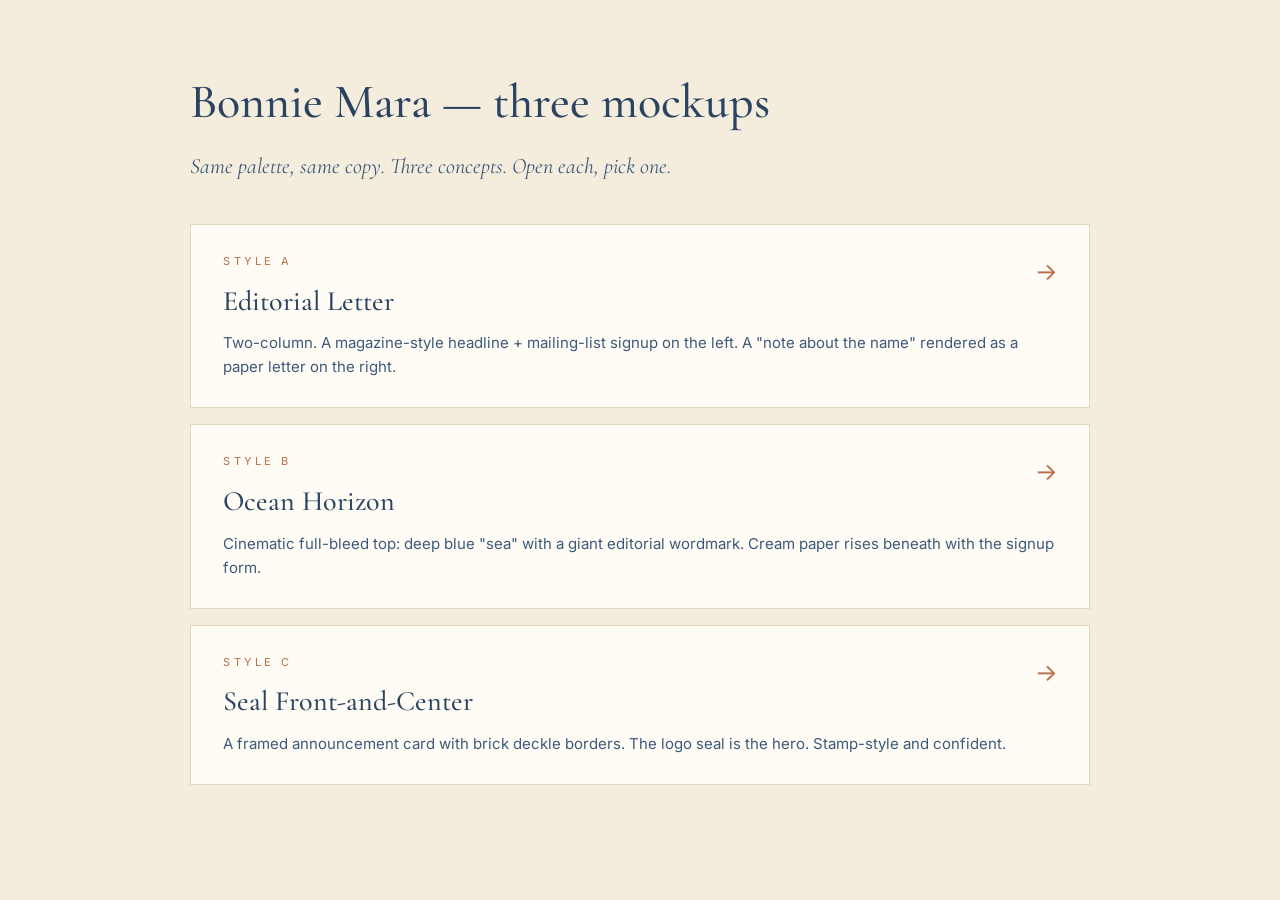
<file: mockups/index.html>
<!DOCTYPE html>
<html lang="en">
<head>
  <meta charset="UTF-8" />
  <meta name="viewport" content="width=device-width, initial-scale=1.0" />
  <title>Bonnie Mara — Mockup picker</title>
  <link href="https://fonts.googleapis.com/css2?family=Cormorant+Garamond:ital,wght@0,500;1,400&family=Inter:wght@400;500;600&display=swap" rel="stylesheet" />
  <style>
    :root {
      --ink: #3D5A7A; --ink-deep: #2A4360; --sea: #A3BBD2;
      --cream: #F4ECDC; --brick: #B86E4A;
    }
    * { box-sizing: border-box; }
    body { margin: 0; font-family: 'Inter', sans-serif; background: var(--cream); color: var(--ink-deep); padding: 64px 32px; line-height: 1.6; }
    .wrap { max-width: 900px; margin: 0 auto; }
    h1 { font-family: 'Cormorant Garamond', serif; font-weight: 500; font-size: 48px; margin: 0 0 8px; }
    .lede { color: var(--ink); margin: 0 0 40px; font-style: italic; font-family: 'Cormorant Garamond', serif; font-size: 22px; }
    .card { display: block; padding: 28px 32px; background: #FFFCF5; border: 1px solid #E0D5BD; margin-bottom: 16px; text-decoration: none; color: inherit; transition: all 0.2s ease; }
    .card:hover { border-color: var(--brick); transform: translateX(4px); }
    .card .label { font-size: 11px; letter-spacing: 0.32em; text-transform: uppercase; color: var(--brick); margin: 0 0 8px; }
    .card .title { font-family: 'Cormorant Garamond', serif; font-size: 28px; font-weight: 500; margin: 0 0 8px; color: var(--ink-deep); }
    .card .desc { margin: 0; color: var(--ink); font-size: 15px; }
    .card .arrow { float: right; font-size: 24px; color: var(--brick); }
  </style>
</head>
<body>
  <div class="wrap">
    <h1>Bonnie Mara — three mockups</h1>
    <p class="lede">Same palette, same copy. Three concepts. Open each, pick one.</p>

    <a class="card" href="style-a-editorial-letter.html">
      <span class="arrow">→</span>
      <p class="label">Style A</p>
      <p class="title">Editorial Letter</p>
      <p class="desc">Two-column. A magazine-style headline + mailing-list signup on the left. A "note about the name" rendered as a paper letter on the right.</p>
    </a>

    <a class="card" href="style-b-ocean-horizon.html">
      <span class="arrow">→</span>
      <p class="label">Style B</p>
      <p class="title">Ocean Horizon</p>
      <p class="desc">Cinematic full-bleed top: deep blue "sea" with a giant editorial wordmark. Cream paper rises beneath with the signup form.</p>
    </a>

    <a class="card" href="style-c-seal-front.html">
      <span class="arrow">→</span>
      <p class="label">Style C</p>
      <p class="title">Seal Front-and-Center</p>
      <p class="desc">A framed announcement card with brick deckle borders. The logo seal is the hero. Stamp-style and confident.</p>
    </a>
  </div>
</body>
</html>
</file>
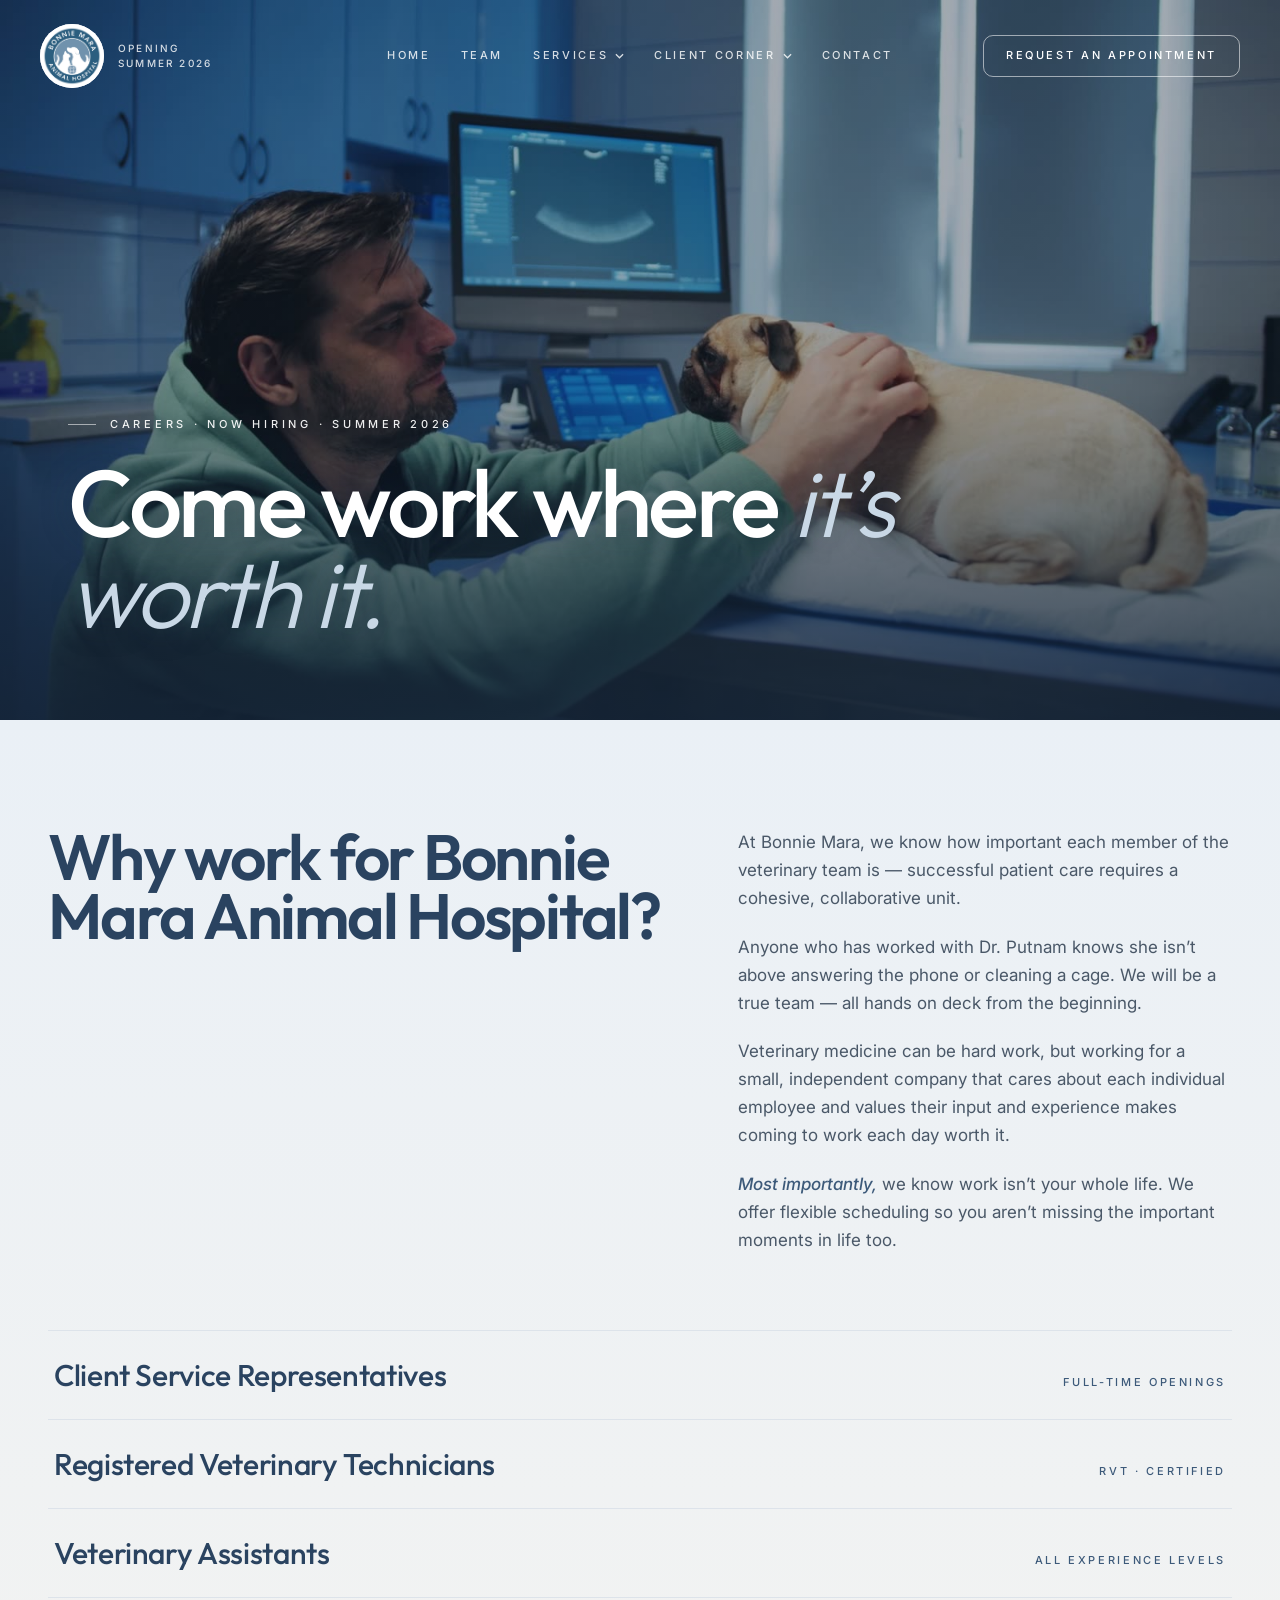
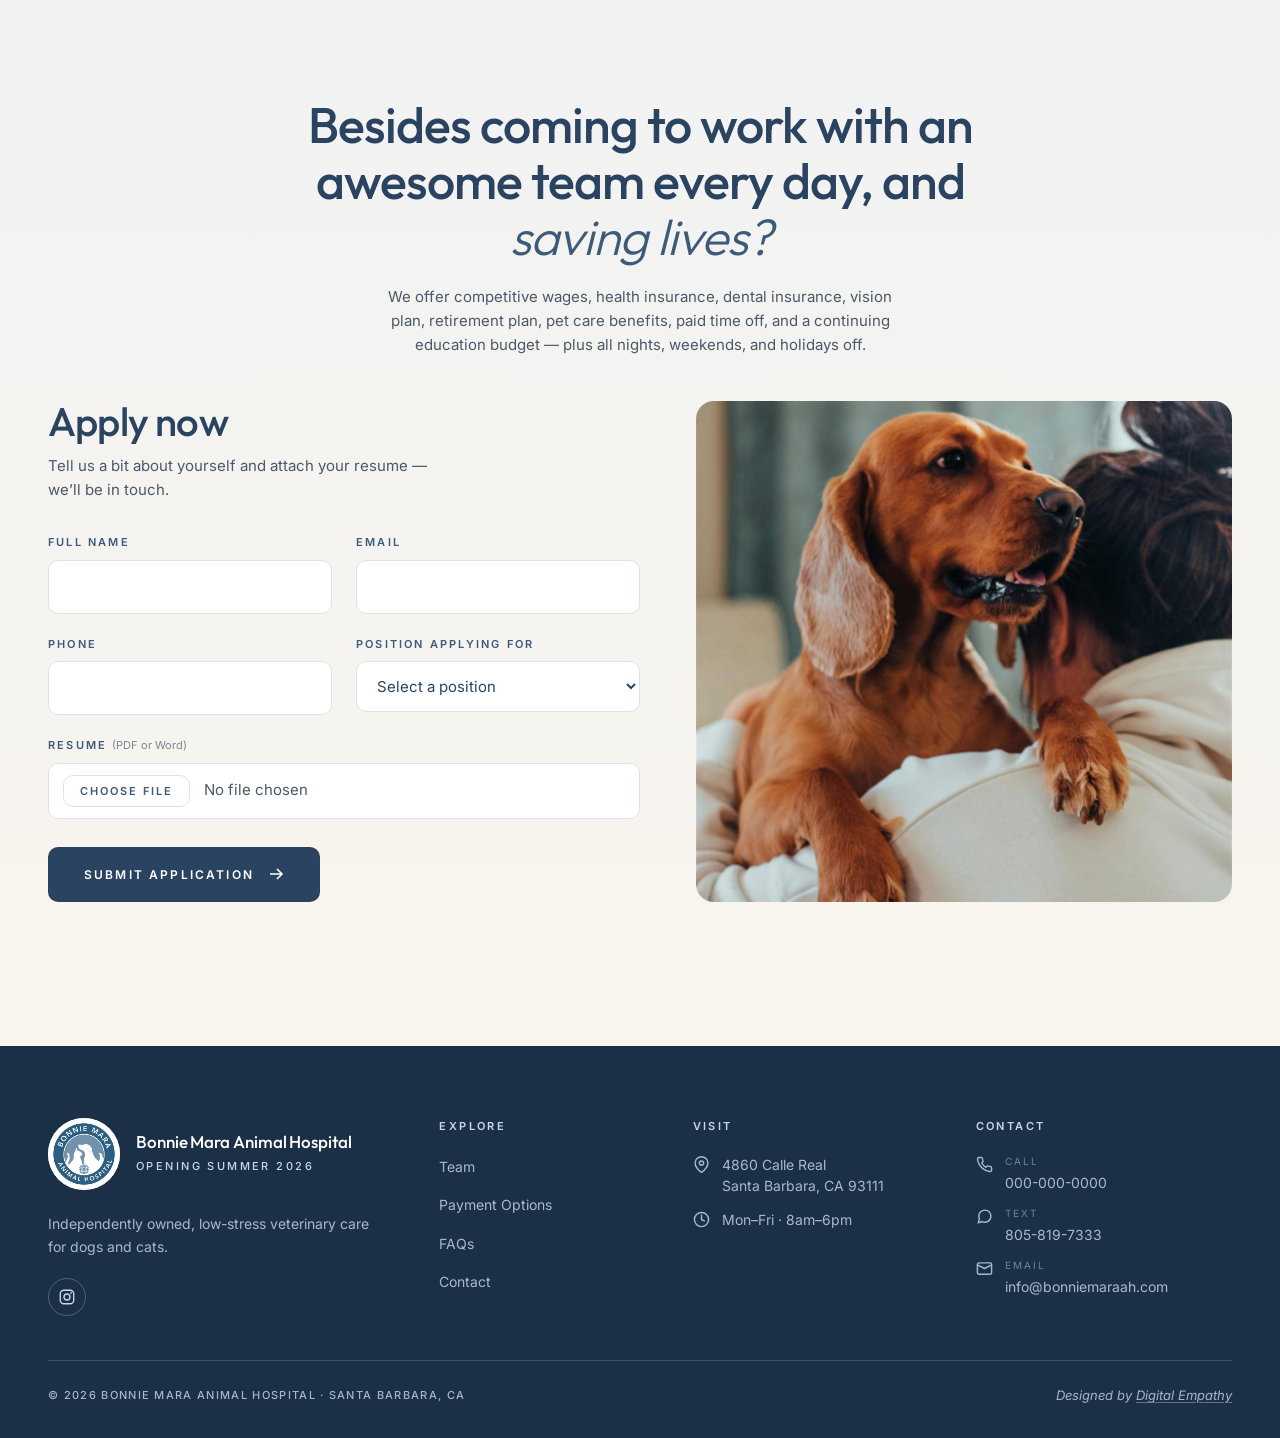
<file: careers.html>
<!DOCTYPE html>
<html lang="en">
<head>
  <meta charset="UTF-8" />
  <meta name="viewport" content="width=device-width, initial-scale=1.0" />
  <title>Careers — Bonnie Mara Animal Hospital</title>
  <meta name="description" content="Join the founding team at Bonnie Mara Animal Hospital in Santa Barbara. Now hiring client service representatives, registered veterinary technicians, and veterinary assistants." />
  <meta name="theme-color" content="#2A4360" />
  <link rel="canonical" href="https://bonniemaraah.com/careers.html" />

  <!-- Favicons -->
  <link rel="icon" href="/favicon.ico" sizes="any" />
  <link rel="icon" type="image/png" sizes="32x32" href="/assets/images/favicon-32.png" />
  <link rel="icon" type="image/png" sizes="16x16" href="/assets/images/favicon-16.png" />
  <link rel="apple-touch-icon" href="/assets/images/apple-touch-icon.png" />

  <!-- Open Graph -->
  <meta property="og:type" content="website" />
  <meta property="og:site_name" content="Bonnie Mara Animal Hospital" />
  <meta property="og:title" content="Careers — Bonnie Mara Animal Hospital" />
  <meta property="og:description" content="Join the founding team at Bonnie Mara Animal Hospital in Santa Barbara. Now hiring client service representatives, registered veterinary technicians, and veterinary assistants." />
  <meta property="og:url" content="https://bonniemaraah.com/careers.html" />
  <meta property="og:locale" content="en_US" />
  <meta property="og:image" content="https://bonniemaraah.com/assets/images/og-bmah.jpg" />
  <meta property="og:image:width" content="1200" />
  <meta property="og:image:height" content="630" />
  <meta property="og:image:alt" content="Now hiring at Bonnie Mara Animal Hospital in Santa Barbara" />

  <!-- Twitter Card -->
  <meta name="twitter:card" content="summary_large_image" />
  <meta name="twitter:title" content="Careers — Bonnie Mara Animal Hospital" />
  <meta name="twitter:description" content="Join the founding team at Bonnie Mara Animal Hospital in Santa Barbara. Now hiring client service representatives, registered veterinary technicians, and veterinary assistants." />
  <meta name="twitter:image" content="https://bonniemaraah.com/assets/images/og-bmah.jpg" />

  <link rel="preconnect" href="https://fonts.googleapis.com" />
  <link rel="preconnect" href="https://fonts.gstatic.com" crossorigin />
  <link href="https://fonts.googleapis.com/css2?family=Outfit:wght@300;400;500;600;700&family=Inter:ital,wght@0,400;0,500;0,600;1,400;1,500&display=swap" rel="stylesheet" />
  <link rel="preload" as="image" href="assets/images/careers.jpg" />

  <link rel="stylesheet" href="assets/css/site.css" />
  <!-- Feedbucket -->
  <script type="text/javascript">
    (function(k) {
        let s=document.createElement('script');s.defer=true;
        s.src="https://cdn.feedbucket.app/assets/feedbucket.js";
        s.dataset.feedbucket=k;document.head.appendChild(s);
    })('s0t0DGG3afGhYCgwE2Tw')
  </script>
</head>
<body>

  <!-- ====================== TOPBAR ====================== -->
  <header class="topbar" id="topbar">
    <div class="brand-lockup">
      <a class="seal" href="index.html" aria-label="Bonnie Mara Animal Hospital — home">
        <img src="assets/logo/logo-page-1.png" alt="Bonnie Mara Animal Hospital seal" />
      </a>
      <span class="opening">Opening<br/>Summer 2026</span>
    </div>

    <nav class="topnav" aria-label="Primary">
      <ul class="nav-list">
        <li><a class="nav-dead" aria-disabled="true">Home</a></li>
        <li><a class="nav-dead" aria-disabled="true">Team</a></li>
        <li class="has-menu">
          <button type="button" class="nav-trigger" aria-expanded="false" aria-controls="menu-services">Services<svg class="caret" viewBox="0 0 10 6" aria-hidden="true"><path d="M1 1l4 4 4-4" fill="none" stroke="currentColor" stroke-width="1.4"/></svg></button>
          <ul class="nav-menu" id="menu-services">
            <li><a href="wellness.html">Wellness &amp; Preventive Care</a></li>
            <li><a href="surgery.html">Surgery</a></li>
            <li><a href="dentistry.html">Dentistry</a></li>
            <li><a href="diagnostics.html">Diagnostics</a></li>
            <li><a href="end-of-life.html">End-of-Life Care</a></li>
          </ul>
        </li>
        <li class="has-menu">
          <button type="button" class="nav-trigger" aria-expanded="false" aria-controls="menu-client">Client Corner<svg class="caret" viewBox="0 0 10 6" aria-hidden="true"><path d="M1 1l4 4 4-4" fill="none" stroke="currentColor" stroke-width="1.4"/></svg></button>
          <ul class="nav-menu" id="menu-client">
            <li><a href="payment-options.html">Payment Options</a></li>
            <li><a href="index.html#faqs">FAQs</a></li>
          </ul>
        </li>
        <li><a href="contact.html">Contact</a></li>
      </ul>
    </nav>

    <a class="join" href="contact.html">Request an appointment</a>

    <button type="button" class="nav-burger" id="navBurger" aria-expanded="false" aria-controls="mobileNav" aria-label="Open menu">
      <span></span><span></span><span></span>
    </button>
  </header>

  <div class="mobile-nav" id="mobileNav" hidden>
    <div class="mobile-nav-inner">
      <ul class="mobile-list">
        <li><a class="nav-dead" aria-disabled="true">Home</a></li>
        <li><a class="nav-dead" aria-disabled="true">Team</a></li>
        <li class="m-has-menu">
          <button type="button" class="m-trigger" aria-expanded="false" aria-controls="m-services">Services<svg class="caret" viewBox="0 0 10 6" aria-hidden="true"><path d="M1 1l4 4 4-4" fill="none" stroke="currentColor" stroke-width="1.4"/></svg></button>
          <ul class="m-menu" id="m-services">
            <li><a href="wellness.html">Wellness &amp; Preventive Care</a></li>
            <li><a href="surgery.html">Surgery</a></li>
            <li><a href="dentistry.html">Dentistry</a></li>
            <li><a href="diagnostics.html">Diagnostics</a></li>
            <li><a href="end-of-life.html">End-of-Life Care</a></li>
          </ul>
        </li>
        <li class="m-has-menu">
          <button type="button" class="m-trigger" aria-expanded="false" aria-controls="m-client">Client Corner<svg class="caret" viewBox="0 0 10 6" aria-hidden="true"><path d="M1 1l4 4 4-4" fill="none" stroke="currentColor" stroke-width="1.4"/></svg></button>
          <ul class="m-menu" id="m-client">
            <li><a href="payment-options.html">Payment Options</a></li>
            <li><a href="index.html#faqs">FAQs</a></li>
          </ul>
        </li>
        <li><a href="contact.html">Contact</a></li>
      </ul>
      <div class="mobile-contact">
        <a class="btn-apply" href="contact.html">Request an appointment</a>
        <div class="mobile-phone">
          <a href="tel:+10000000000">Call 000-000-0000</a>
          <a href="sms:+18058197333">Text 805-819-7333</a>
        </div>
        <div class="social">
          <a href="https://www.instagram.com/" target="_blank" rel="noopener" aria-label="Bonnie Mara Animal Hospital on Instagram">
            <svg viewBox="0 0 24 24" fill="none" aria-hidden="true"><rect x="3" y="3" width="18" height="18" rx="5" stroke="currentColor" stroke-width="1.8"/><circle cx="12" cy="12" r="4" stroke="currentColor" stroke-width="1.8"/><circle cx="17.5" cy="6.5" r="1.2" fill="currentColor"/></svg>
          </a>
        </div>
      </div>
    </div>
  </div>

  <main>
  <!-- ====================== HERO ====================== -->
  <section class="careers-hero">
    <div class="careers-hero-media" aria-hidden="true">
      <img src="assets/images/careers-hero-poster.jpg" alt="" />
      <video autoplay muted loop playsinline preload="auto" poster="assets/images/careers-hero-poster.jpg">
        <source src="assets/video/careers-hero.mp4" type="video/mp4" />
      </video>
    </div>
    <div class="scrim" aria-hidden="true"></div>
    <div class="inner">
      <p class="eyebrow">Careers &middot; Now hiring &middot; Summer 2026</p>
      <h1>Come work where <span class="light">it&rsquo;s worth it.</span></h1>
    </div>
  </section>

  <!-- ====================== CAREERS ====================== -->
  <section class="careers is-page" id="careers">
    <div class="careers-wrap">
      <div class="careers-grid">
        <div class="left">
          <h2>Why work for Bonnie Mara Animal Hospital?</h2>
        </div>
        <div class="right">
          <p>At Bonnie Mara, we know how important each member of the veterinary team is &mdash; successful patient care requires a cohesive, collaborative unit.</p>
          <p>Anyone who has worked with Dr.&nbsp;Putnam knows she isn&rsquo;t above answering the phone or cleaning a cage. We will be a true team &mdash; all hands on deck from the beginning.</p>
          <p>Veterinary medicine can be hard work, but working for a small, independent company that cares about each individual employee and values their input and experience makes coming to work each day worth it.</p>
          <p><em>Most importantly,</em> we know work isn&rsquo;t your whole life. We offer flexible scheduling so you aren&rsquo;t missing the important moments in life too.</p>
        </div>
      </div>

      <div class="careers-roles">
        <button type="button" class="role" data-position="Client Service Representative">
          <span class="role-title">Client Service Representatives</span>
          <span class="ab">Full-time openings</span>
        </button>
        <button type="button" class="role" data-position="Registered Veterinary Technician">
          <span class="role-title">Registered Veterinary Technicians</span>
          <span class="ab">RVT &middot; certified</span>
        </button>
        <button type="button" class="role" data-position="Veterinary Assistant">
          <span class="role-title">Veterinary Assistants</span>
          <span class="ab">All experience levels</span>
        </button>
      </div>

      <div class="careers-perks">
        <p class="careers-quote">Besides coming to work with an awesome team every day, and <span class="light">saving lives?</span></p>
        <p class="careers-benefits">We offer competitive wages, health insurance, dental insurance, vision plan, retirement plan, pet care benefits, paid time off, and a continuing education budget &mdash; plus all nights, weekends, and holidays off.</p>
      </div>

      <div class="careers-apply revealed" id="apply">
        <div class="careers-form-col">
          <p class="careers-form-head">Apply now</p>
          <p class="careers-form-sub">Tell us a bit about yourself and attach your resume &mdash; we&rsquo;ll be in touch.</p>
          <form class="jf-form careers-form" enctype="multipart/form-data" action="https://submit.jotform.com/submit/261485187097469" method="POST" target="jotform-submit" data-success="Thank you for applying. We&rsquo;ll review your application and be in touch soon.">
            <div class="field">
              <label for="cf-name">Full name</label>
              <input id="cf-name" name="q2_fullName" type="text" autocomplete="name" required />
            </div>
            <div class="field">
              <label for="cf-email">Email</label>
              <input id="cf-email" name="q3_email" type="email" autocomplete="email" required />
            </div>
            <div class="field">
              <label for="cf-phone">Phone</label>
              <input id="cf-phone" name="q4_phone" type="tel" autocomplete="tel" required />
            </div>
            <div class="field">
              <label for="cf-position">Position applying for</label>
              <select id="cf-position" name="q5_position" required>
                <option value="" disabled selected>Select a position</option>
                <option value="Client Service Representative">Client Service Representative</option>
                <option value="Registered Veterinary Technician">Registered Veterinary Technician</option>
                <option value="Veterinary Assistant">Veterinary Assistant</option>
              </select>
            </div>
            <div class="field field-file">
              <label for="cf-resume">Resume <span style="text-transform:none;letter-spacing:0;font-weight:400;color:var(--quiet)">(PDF or Word)</span></label>
              <input id="cf-resume" name="q6_resume" type="file" accept=".pdf,.doc,.docx" />
            </div>
            <button type="submit" class="btn-apply">
              Submit application
              <svg viewBox="0 0 16 16" fill="none" stroke="currentColor" stroke-width="1.6" aria-hidden="true">
                <path d="M2 8h12M9 3l5 5-5 5"/>
              </svg>
            </button>
          </form>
        </div>
        <div class="careers-apply-image" aria-hidden="true">
          <img src="assets/images/careers.jpg" alt="" />
        </div>
      </div>
    </div>
  </section>

  </main>

  <!-- ====================== FOOTER ====================== -->
  <footer class="site">
    <div class="wrap">
      <div class="foot-brand">
        <div class="brand">
          <div class="seal"><img src="assets/logo/logo-page-1.png" alt="Bonnie Mara Animal Hospital" /></div>
          <div>
            <div class="name">Bonnie Mara Animal Hospital</div>
            <div class="footer-opening">Opening Summer 2026</div>
          </div>
        </div>
        <p class="foot-tagline">Independently owned, low-stress veterinary care for dogs and cats.</p>
        <div class="social">
          <a href="https://www.instagram.com/" target="_blank" rel="noopener" aria-label="Bonnie Mara Animal Hospital on Instagram">
            <svg viewBox="0 0 24 24" fill="none" aria-hidden="true"><rect x="3" y="3" width="18" height="18" rx="5" stroke="currentColor" stroke-width="1.8"/><circle cx="12" cy="12" r="4" stroke="currentColor" stroke-width="1.8"/><circle cx="17.5" cy="6.5" r="1.2" fill="currentColor"/></svg>
          </a>
        </div>
      </div>

      <nav class="foot-col" aria-label="Footer">
        <h2 class="foot-head">Explore</h2>
        <ul>
          <li><a class="nav-dead" aria-disabled="true">Team</a></li>
          <li><a href="payment-options.html">Payment Options</a></li>
          <li><a href="index.html#faqs">FAQs</a></li>
          <li><a href="contact.html">Contact</a></li>
        </ul>
      </nav>

      <div class="foot-col">
        <h2 class="foot-head">Visit</h2>
        <ul class="foot-info">
          <li>
            <svg viewBox="0 0 24 24" fill="none" stroke="currentColor" stroke-width="2" stroke-linecap="round" stroke-linejoin="round" aria-hidden="true"><path d="M21 10c0 7-9 13-9 13s-9-6-9-13a9 9 0 0 1 18 0z"/><circle cx="12" cy="10" r="3"/></svg>
            <a href="https://www.google.com/maps/dir/?api=1&amp;destination=4860+Calle+Real,+Santa+Barbara,+CA+93111" target="_blank" rel="noopener">4860 Calle Real<br>Santa Barbara, CA 93111</a>
          </li>
          <li>
            <svg viewBox="0 0 24 24" fill="none" stroke="currentColor" stroke-width="2" stroke-linecap="round" stroke-linejoin="round" aria-hidden="true"><circle cx="12" cy="12" r="10"/><polyline points="12 6 12 12 16 14"/></svg>
            <span>Mon&ndash;Fri &middot; 8am&ndash;6pm</span>
          </li>
        </ul>
      </div>

      <div class="foot-col">
        <h2 class="foot-head">Contact</h2>
        <ul class="foot-info">
          <li>
            <svg viewBox="0 0 24 24" fill="none" stroke="currentColor" stroke-width="2" stroke-linecap="round" stroke-linejoin="round" aria-hidden="true"><path d="M22 16.92v3a2 2 0 0 1-2.18 2 19.79 19.79 0 0 1-8.63-3.07 19.5 19.5 0 0 1-6-6 19.79 19.79 0 0 1-3.07-8.67A2 2 0 0 1 4.11 2h3a2 2 0 0 1 2 1.72 12.84 12.84 0 0 0 .7 2.81 2 2 0 0 1-.45 2.11L8.09 9.91a16 16 0 0 0 6 6l1.27-1.27a2 2 0 0 1 2.11-.45 12.84 12.84 0 0 0 2.81.7A2 2 0 0 1 22 16.92z"/></svg>
            <a href="tel:+10000000000"><span class="lbl">Call</span>000-000-0000</a>
          </li>
          <li>
            <svg viewBox="0 0 24 24" fill="none" stroke="currentColor" stroke-width="2" stroke-linecap="round" stroke-linejoin="round" aria-hidden="true"><path d="M21 11.5a8.38 8.38 0 0 1-.9 3.8 8.5 8.5 0 0 1-7.6 4.7 8.38 8.38 0 0 1-3.8-.9L3 21l1.9-5.7a8.38 8.38 0 0 1-.9-3.8 8.5 8.5 0 0 1 4.7-7.6 8.38 8.38 0 0 1 3.8-.9h.5a8.48 8.48 0 0 1 8 8v.5z"/></svg>
            <a href="sms:+18058197333"><span class="lbl">Text</span>805-819-7333</a>
          </li>
          <li>
            <svg viewBox="0 0 24 24" fill="none" stroke="currentColor" stroke-width="2" stroke-linecap="round" stroke-linejoin="round" aria-hidden="true"><rect x="2" y="4" width="20" height="16" rx="2"/><path d="m22 7-10 5L2 7"/></svg>
            <a href="mailto:info@bonniemaraah.com"><span class="lbl">Email</span>info@bonniemaraah.com</a>
          </li>
        </ul>
      </div>
    </div>

    <div class="bottom">
      <span>&copy; 2026 Bonnie Mara Animal Hospital &middot; Santa Barbara, CA</span>
      <span class="credit">Designed by <a href="https://digitalempathyinc.com" target="_blank" rel="noopener">Digital Empathy</a></span>
    </div>
  </footer>

  <!-- Hidden target for JotForm submissions (no page navigation) -->
  <iframe name="jotform-submit" title="form submission" style="display:none" aria-hidden="true"></iframe>

  <script>
    /* Forms: JotForm submit via hidden iframe + success swap; role chips prefill the application */
    (function () {
      document.querySelectorAll('.jf-form').forEach((form) => {
        form.addEventListener('submit', () => {
          const msg = form.getAttribute('data-success') || 'Thank you. We’ll be in touch soon.';
          setTimeout(() => {
            const note = document.createElement('p');
            note.className = 'form-sent';
            note.textContent = msg;
            form.style.display = 'none';
            form.insertAdjacentElement('afterend', note);
          }, 1200);
        });
      });

      const apply = document.getElementById('apply');
      const select = document.getElementById('cf-position');
      const nameField = document.getElementById('cf-name');
      document.querySelectorAll('.careers-roles .role').forEach((btn) => {
        btn.addEventListener('click', () => {
          const pos = btn.getAttribute('data-position');
          if (select && pos) select.value = pos;
          if (apply) apply.scrollIntoView({ behavior: 'smooth', block: 'start' });
          if (nameField) setTimeout(() => nameField.focus({ preventScroll: true }), 500);
        });
      });
    })();
  </script>

  <script src="assets/js/site.js" defer></script>

</body>
</html>
</file>
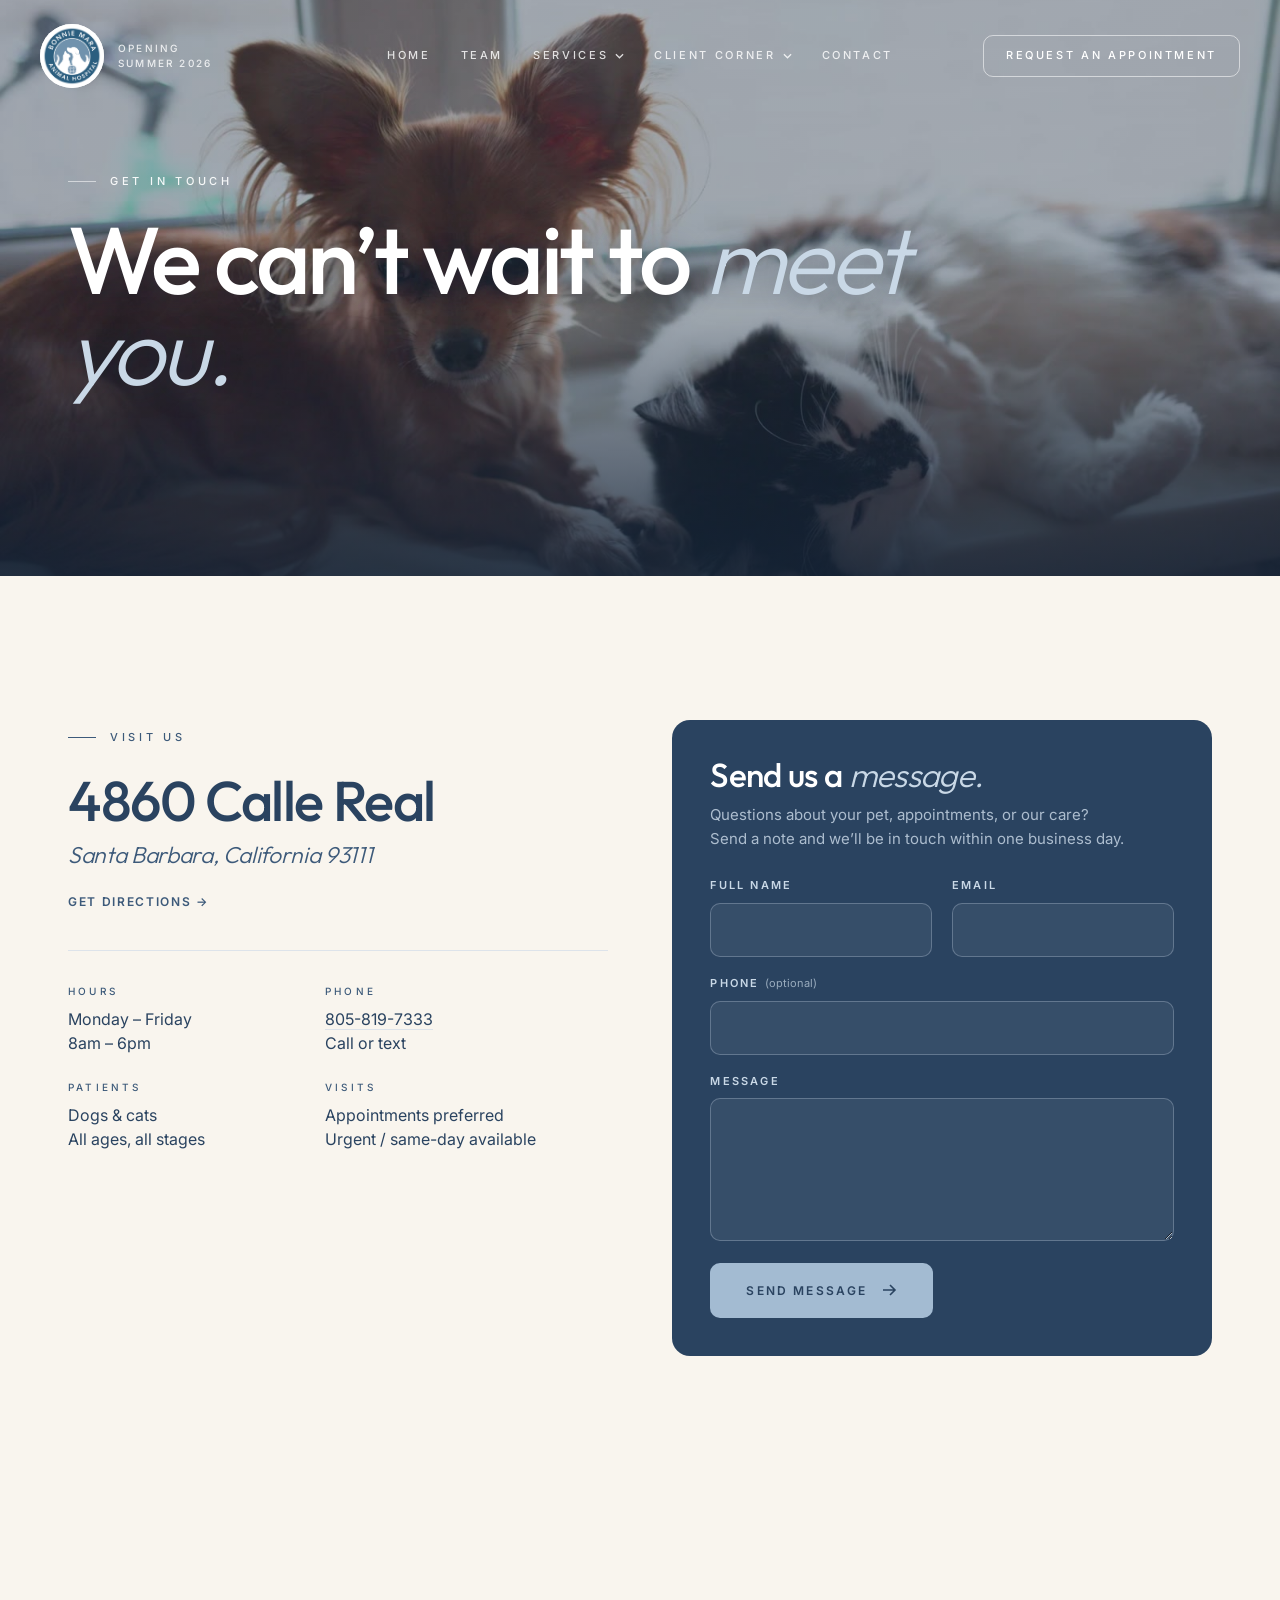
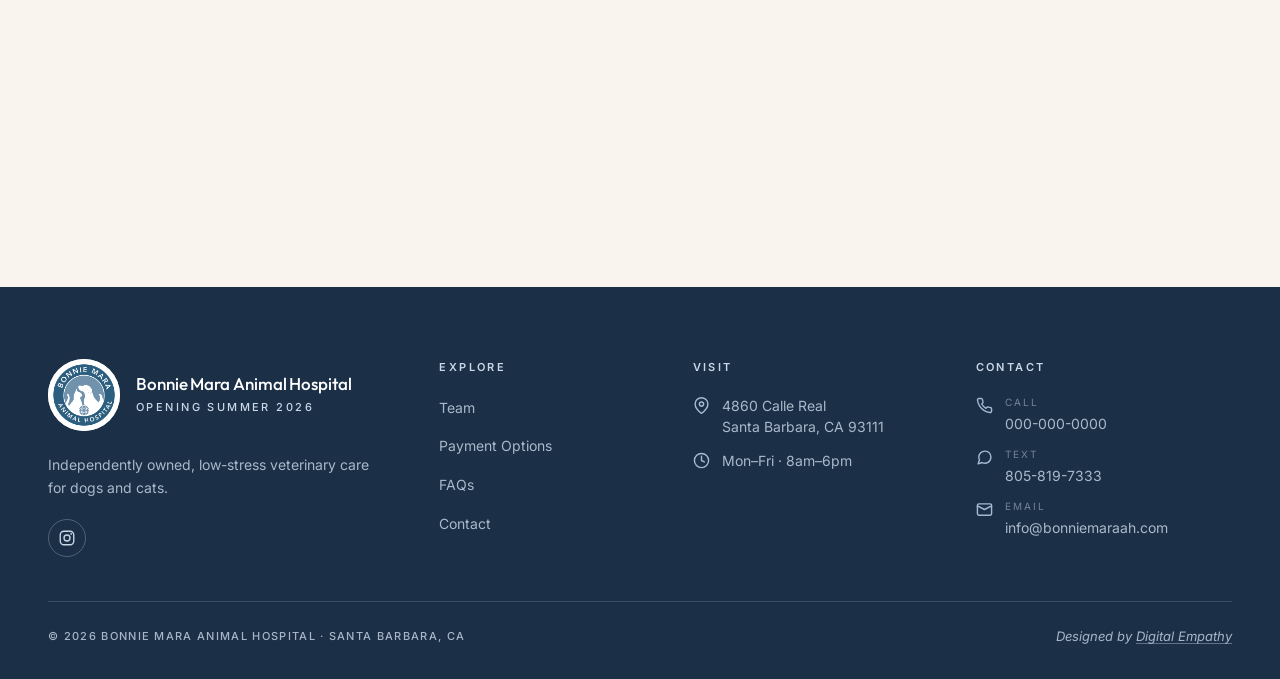
<file: contact.html>
<!DOCTYPE html>
<html lang="en">
<head>
  <meta charset="UTF-8" />
  <meta name="viewport" content="width=device-width, initial-scale=1.0" />
  <title>Contact — Bonnie Mara Animal Hospital</title>
  <meta name="description" content="Visit Bonnie Mara Animal Hospital at 4860 Calle Real in Santa Barbara. Opening Summer 2026 — independently owned, low-stress care for dogs and cats. Join the mailing list for opening updates." />
  <meta name="theme-color" content="#2A4360" />
  <link rel="canonical" href="https://bonniemaraah.com/contact.html" />

  <!-- Favicons -->
  <link rel="icon" href="/favicon.ico" sizes="any" />
  <link rel="icon" type="image/png" sizes="32x32" href="/assets/images/favicon-32.png" />
  <link rel="icon" type="image/png" sizes="16x16" href="/assets/images/favicon-16.png" />
  <link rel="apple-touch-icon" href="/assets/images/apple-touch-icon.png" />

  <!-- Open Graph -->
  <meta property="og:type" content="website" />
  <meta property="og:site_name" content="Bonnie Mara Animal Hospital" />
  <meta property="og:title" content="Contact — Bonnie Mara Animal Hospital" />
  <meta property="og:description" content="Visit Bonnie Mara Animal Hospital at 4860 Calle Real in Santa Barbara. Opening Summer 2026 — independently owned, low-stress care for dogs and cats." />
  <meta property="og:url" content="https://bonniemaraah.com/contact.html" />
  <meta property="og:locale" content="en_US" />
  <meta property="og:image" content="https://bonniemaraah.com/assets/images/og-bmah.jpg" />
  <meta property="og:image:width" content="1200" />
  <meta property="og:image:height" content="630" />
  <meta property="og:image:alt" content="Bonnie Mara Animal Hospital in Santa Barbara" />

  <!-- Twitter Card -->
  <meta name="twitter:card" content="summary_large_image" />
  <meta name="twitter:title" content="Contact — Bonnie Mara Animal Hospital" />
  <meta name="twitter:description" content="Visit Bonnie Mara Animal Hospital at 4860 Calle Real in Santa Barbara. Opening Summer 2026 — independently owned, low-stress care for dogs and cats." />
  <meta name="twitter:image" content="https://bonniemaraah.com/assets/images/og-bmah.jpg" />

  <link rel="preconnect" href="https://fonts.googleapis.com" />
  <link rel="preconnect" href="https://fonts.gstatic.com" crossorigin />
  <link href="https://fonts.googleapis.com/css2?family=Outfit:wght@300;400;500;600;700&family=Inter:ital,wght@0,400;0,500;0,600;1,400;1,500&display=swap" rel="stylesheet" />
  <link rel="preload" as="image" href="assets/images/hero-contact-poster.jpg" />

  <link rel="stylesheet" href="assets/css/site.css" />
  <!-- Feedbucket -->
  <script type="text/javascript">
    (function(k) {
        let s=document.createElement('script');s.defer=true;
        s.src="https://cdn.feedbucket.app/assets/feedbucket.js";
        s.dataset.feedbucket=k;document.head.appendChild(s);
    })('s0t0DGG3afGhYCgwE2Tw')
  </script>
</head>
<body>

  <!-- ====================== TOPBAR ====================== -->
  <header class="topbar" id="topbar">
    <div class="brand-lockup">
      <a class="seal" href="index.html" aria-label="Bonnie Mara Animal Hospital — home">
        <img src="assets/logo/logo-page-1.png" alt="Bonnie Mara Animal Hospital seal" />
      </a>
      <span class="opening">Opening<br/>Summer 2026</span>
    </div>

    <nav class="topnav" aria-label="Primary">
      <ul class="nav-list">
        <li><a class="nav-dead" aria-disabled="true">Home</a></li>
        <li><a class="nav-dead" aria-disabled="true">Team</a></li>
        <li class="has-menu">
          <button type="button" class="nav-trigger" aria-expanded="false" aria-controls="menu-services">Services<svg class="caret" viewBox="0 0 10 6" aria-hidden="true"><path d="M1 1l4 4 4-4" fill="none" stroke="currentColor" stroke-width="1.4"/></svg></button>
          <ul class="nav-menu" id="menu-services">
            <li><a href="wellness.html">Wellness &amp; Preventive Care</a></li>
            <li><a href="surgery.html">Surgery</a></li>
            <li><a href="dentistry.html">Dentistry</a></li>
            <li><a href="diagnostics.html">Diagnostics</a></li>
            <li><a href="end-of-life.html">End-of-Life Care</a></li>
          </ul>
        </li>
        <li class="has-menu">
          <button type="button" class="nav-trigger" aria-expanded="false" aria-controls="menu-client">Client Corner<svg class="caret" viewBox="0 0 10 6" aria-hidden="true"><path d="M1 1l4 4 4-4" fill="none" stroke="currentColor" stroke-width="1.4"/></svg></button>
          <ul class="nav-menu" id="menu-client">
            <li><a href="payment-options.html">Payment Options</a></li>
            <li><a href="index.html#faqs">FAQs</a></li>
          </ul>
        </li>
        <li><a href="contact.html" aria-current="page">Contact</a></li>
      </ul>
    </nav>

    <a class="join" href="contact.html">Request an appointment</a>

    <button type="button" class="nav-burger" id="navBurger" aria-expanded="false" aria-controls="mobileNav" aria-label="Open menu">
      <span></span><span></span><span></span>
    </button>
  </header>

  <div class="mobile-nav" id="mobileNav" hidden>
    <div class="mobile-nav-inner">
      <ul class="mobile-list">
        <li><a class="nav-dead" aria-disabled="true">Home</a></li>
        <li><a class="nav-dead" aria-disabled="true">Team</a></li>
        <li class="m-has-menu">
          <button type="button" class="m-trigger" aria-expanded="false" aria-controls="m-services">Services<svg class="caret" viewBox="0 0 10 6" aria-hidden="true"><path d="M1 1l4 4 4-4" fill="none" stroke="currentColor" stroke-width="1.4"/></svg></button>
          <ul class="m-menu" id="m-services">
            <li><a href="wellness.html">Wellness &amp; Preventive Care</a></li>
            <li><a href="surgery.html">Surgery</a></li>
            <li><a href="dentistry.html">Dentistry</a></li>
            <li><a href="diagnostics.html">Diagnostics</a></li>
            <li><a href="end-of-life.html">End-of-Life Care</a></li>
          </ul>
        </li>
        <li class="m-has-menu">
          <button type="button" class="m-trigger" aria-expanded="false" aria-controls="m-client">Client Corner<svg class="caret" viewBox="0 0 10 6" aria-hidden="true"><path d="M1 1l4 4 4-4" fill="none" stroke="currentColor" stroke-width="1.4"/></svg></button>
          <ul class="m-menu" id="m-client">
            <li><a href="payment-options.html">Payment Options</a></li>
            <li><a href="index.html#faqs">FAQs</a></li>
          </ul>
        </li>
        <li><a href="contact.html">Contact</a></li>
      </ul>
      <div class="mobile-contact">
        <a class="btn-apply" href="contact.html">Request an appointment</a>
        <div class="mobile-phone">
          <a href="tel:+10000000000">Call 000-000-0000</a>
          <a href="sms:+18058197333">Text 805-819-7333</a>
        </div>
        <div class="social">
          <a href="https://www.instagram.com/" target="_blank" rel="noopener" aria-label="Bonnie Mara Animal Hospital on Instagram">
            <svg viewBox="0 0 24 24" fill="none" aria-hidden="true"><rect x="3" y="3" width="18" height="18" rx="5" stroke="currentColor" stroke-width="1.8"/><circle cx="12" cy="12" r="4" stroke="currentColor" stroke-width="1.8"/><circle cx="17.5" cy="6.5" r="1.2" fill="currentColor"/></svg>
          </a>
        </div>
      </div>
    </div>
  </div>

  <main>
  <!-- ====================== HERO ====================== -->
  <section class="careers-hero service-hero contact-hero">
    <div class="careers-hero-media" aria-hidden="true">
      <img src="assets/images/hero-contact-poster.jpg" alt="" />
      <video autoplay muted loop playsinline preload="auto" poster="assets/images/hero-contact-poster.jpg">
        <source src="assets/video/hero-contact.mp4" type="video/mp4" />
      </video>
    </div>
    <div class="scrim" aria-hidden="true"></div>
    <div class="inner">
      <p class="eyebrow">Get in touch</p>
      <h1>We can&rsquo;t wait to <span class="light">meet you.</span></h1>
    </div>
  </section>

  <!-- ====================== VISIT / CONTACT ====================== -->
  <section class="invite is-page" id="location">
    <div class="invite-wrap">
      <div class="invite-card">
        <div class="address">
          <p class="eyebrow">Visit us</p>
          <a class="addr-link" href="https://www.google.com/maps/dir/?api=1&amp;destination=4860+Calle+Real%2C+Santa+Barbara%2C+CA+93111" target="_blank" rel="noopener" aria-label="Get directions to 4860 Calle Real, Santa Barbara, CA 93111 on Google Maps">
            <p class="line1">4860 Calle Real</p>
            <p class="line2">Santa Barbara, California 93111</p>
            <span class="directions">Get directions &rarr;</span>
          </a>
          <div class="address-grid">
            <div>
              <p class="k">Hours</p>
              <p class="v">Monday &ndash; Friday<br/>8am &ndash; 6pm</p>
            </div>
            <div>
              <p class="k">Phone</p>
              <p class="v"><a class="tel-link" href="tel:+18058197333">805-819-7333</a><br/>Call or text</p>
            </div>
            <div>
              <p class="k">Patients</p>
              <p class="v">Dogs &amp; cats<br/>All ages, all stages</p>
            </div>
            <div>
              <p class="k">Visits</p>
              <p class="v">Appointments preferred<br/>Urgent / same-day available</p>
            </div>
          </div>
        </div>

        <div class="contact-form-col">
          <h2>Send us a <span class="light">message.</span></h2>
          <p class="contact-form-sub">Questions about your pet, appointments, or our care? Send a note and we&rsquo;ll be in touch within one business day.</p>
          <form class="jf-form contact-form" action="https://submit.jotform.com/submit/261675891444165" method="POST" target="jotform-submit" data-success="Thank you for reaching out. We&rsquo;ll be in touch within one business day.">
            <div class="field">
              <label for="ct-name">Full name</label>
              <input id="ct-name" name="q1_fullName" type="text" autocomplete="name" required />
            </div>
            <div class="field">
              <label for="ct-email">Email</label>
              <input id="ct-email" name="q2_email" type="email" autocomplete="email" required />
            </div>
            <div class="field field-wide">
              <label for="ct-phone">Phone <span style="text-transform:none;letter-spacing:0;font-weight:400;color:rgba(201,216,230,0.7)">(optional)</span></label>
              <input id="ct-phone" name="q3_phone" type="tel" autocomplete="tel" />
            </div>
            <div class="field field-wide">
              <label for="ct-message">Message</label>
              <textarea id="ct-message" name="q4_message" rows="5" required></textarea>
            </div>
            <button type="submit" class="btn-apply">
              Send message
              <svg viewBox="0 0 16 16" fill="none" stroke="currentColor" stroke-width="1.6" aria-hidden="true">
                <path d="M2 8h12M9 3l5 5-5 5"/>
              </svg>
            </button>
          </form>
        </div>
      </div>

      <div class="contact-map">
        <iframe
          title="Map showing Bonnie Mara Animal Hospital at 4860 Calle Real, Santa Barbara, California 93111"
          src="https://maps.google.com/maps?q=4860%20Calle%20Real%2C%20Santa%20Barbara%2C%20CA%2093111&amp;z=15&amp;output=embed"
          loading="lazy"
          referrerpolicy="no-referrer-when-downgrade"
          allowfullscreen></iframe>
      </div>
    </div>
  </section>

  </main>

  <!-- ====================== FOOTER ====================== -->
  <footer class="site">
    <div class="wrap">
      <div class="foot-brand">
        <div class="brand">
          <div class="seal"><img src="assets/logo/logo-page-1.png" alt="Bonnie Mara Animal Hospital" /></div>
          <div>
            <div class="name">Bonnie Mara Animal Hospital</div>
            <div class="footer-opening">Opening Summer 2026</div>
          </div>
        </div>
        <p class="foot-tagline">Independently owned, low-stress veterinary care for dogs and cats.</p>
        <div class="social">
          <a href="https://www.instagram.com/" target="_blank" rel="noopener" aria-label="Bonnie Mara Animal Hospital on Instagram">
            <svg viewBox="0 0 24 24" fill="none" aria-hidden="true"><rect x="3" y="3" width="18" height="18" rx="5" stroke="currentColor" stroke-width="1.8"/><circle cx="12" cy="12" r="4" stroke="currentColor" stroke-width="1.8"/><circle cx="17.5" cy="6.5" r="1.2" fill="currentColor"/></svg>
          </a>
        </div>
      </div>

      <nav class="foot-col" aria-label="Footer">
        <h2 class="foot-head">Explore</h2>
        <ul>
          <li><a class="nav-dead" aria-disabled="true">Team</a></li>
          <li><a href="payment-options.html">Payment Options</a></li>
          <li><a href="index.html#faqs">FAQs</a></li>
          <li><a href="contact.html">Contact</a></li>
        </ul>
      </nav>

      <div class="foot-col">
        <h2 class="foot-head">Visit</h2>
        <ul class="foot-info">
          <li>
            <svg viewBox="0 0 24 24" fill="none" stroke="currentColor" stroke-width="2" stroke-linecap="round" stroke-linejoin="round" aria-hidden="true"><path d="M21 10c0 7-9 13-9 13s-9-6-9-13a9 9 0 0 1 18 0z"/><circle cx="12" cy="10" r="3"/></svg>
            <a href="https://www.google.com/maps/dir/?api=1&amp;destination=4860+Calle+Real,+Santa+Barbara,+CA+93111" target="_blank" rel="noopener">4860 Calle Real<br>Santa Barbara, CA 93111</a>
          </li>
          <li>
            <svg viewBox="0 0 24 24" fill="none" stroke="currentColor" stroke-width="2" stroke-linecap="round" stroke-linejoin="round" aria-hidden="true"><circle cx="12" cy="12" r="10"/><polyline points="12 6 12 12 16 14"/></svg>
            <span>Mon&ndash;Fri &middot; 8am&ndash;6pm</span>
          </li>
        </ul>
      </div>

      <div class="foot-col">
        <h2 class="foot-head">Contact</h2>
        <ul class="foot-info">
          <li>
            <svg viewBox="0 0 24 24" fill="none" stroke="currentColor" stroke-width="2" stroke-linecap="round" stroke-linejoin="round" aria-hidden="true"><path d="M22 16.92v3a2 2 0 0 1-2.18 2 19.79 19.79 0 0 1-8.63-3.07 19.5 19.5 0 0 1-6-6 19.79 19.79 0 0 1-3.07-8.67A2 2 0 0 1 4.11 2h3a2 2 0 0 1 2 1.72 12.84 12.84 0 0 0 .7 2.81 2 2 0 0 1-.45 2.11L8.09 9.91a16 16 0 0 0 6 6l1.27-1.27a2 2 0 0 1 2.11-.45 12.84 12.84 0 0 0 2.81.7A2 2 0 0 1 22 16.92z"/></svg>
            <a href="tel:+10000000000"><span class="lbl">Call</span>000-000-0000</a>
          </li>
          <li>
            <svg viewBox="0 0 24 24" fill="none" stroke="currentColor" stroke-width="2" stroke-linecap="round" stroke-linejoin="round" aria-hidden="true"><path d="M21 11.5a8.38 8.38 0 0 1-.9 3.8 8.5 8.5 0 0 1-7.6 4.7 8.38 8.38 0 0 1-3.8-.9L3 21l1.9-5.7a8.38 8.38 0 0 1-.9-3.8 8.5 8.5 0 0 1 4.7-7.6 8.38 8.38 0 0 1 3.8-.9h.5a8.48 8.48 0 0 1 8 8v.5z"/></svg>
            <a href="sms:+18058197333"><span class="lbl">Text</span>805-819-7333</a>
          </li>
          <li>
            <svg viewBox="0 0 24 24" fill="none" stroke="currentColor" stroke-width="2" stroke-linecap="round" stroke-linejoin="round" aria-hidden="true"><rect x="2" y="4" width="20" height="16" rx="2"/><path d="m22 7-10 5L2 7"/></svg>
            <a href="mailto:info@bonniemaraah.com"><span class="lbl">Email</span>info@bonniemaraah.com</a>
          </li>
        </ul>
      </div>
    </div>

    <div class="bottom">
      <span>&copy; 2026 Bonnie Mara Animal Hospital &middot; Santa Barbara, CA</span>
      <span class="credit">Designed by <a href="https://digitalempathyinc.com" target="_blank" rel="noopener">Digital Empathy</a></span>
    </div>
  </footer>

  <!-- Hidden target for JotForm submissions (no page navigation) -->
  <iframe name="jotform-submit" title="form submission" style="display:none" aria-hidden="true"></iframe>

  <script>
    /* Forms: JotForm submit via hidden iframe + success swap */
    (function () {
      document.querySelectorAll('.jf-form').forEach((form) => {
        form.addEventListener('submit', () => {
          const msg = form.getAttribute('data-success') || 'Thank you. We’ll be in touch soon.';
          setTimeout(() => {
            const note = document.createElement('p');
            note.className = 'form-sent';
            note.textContent = msg;
            form.style.display = 'none';
            form.insertAdjacentElement('afterend', note);
          }, 1200);
        });
      });
    })();
  </script>

  <script src="assets/js/site.js" defer></script>

</body>
</html>
</file>
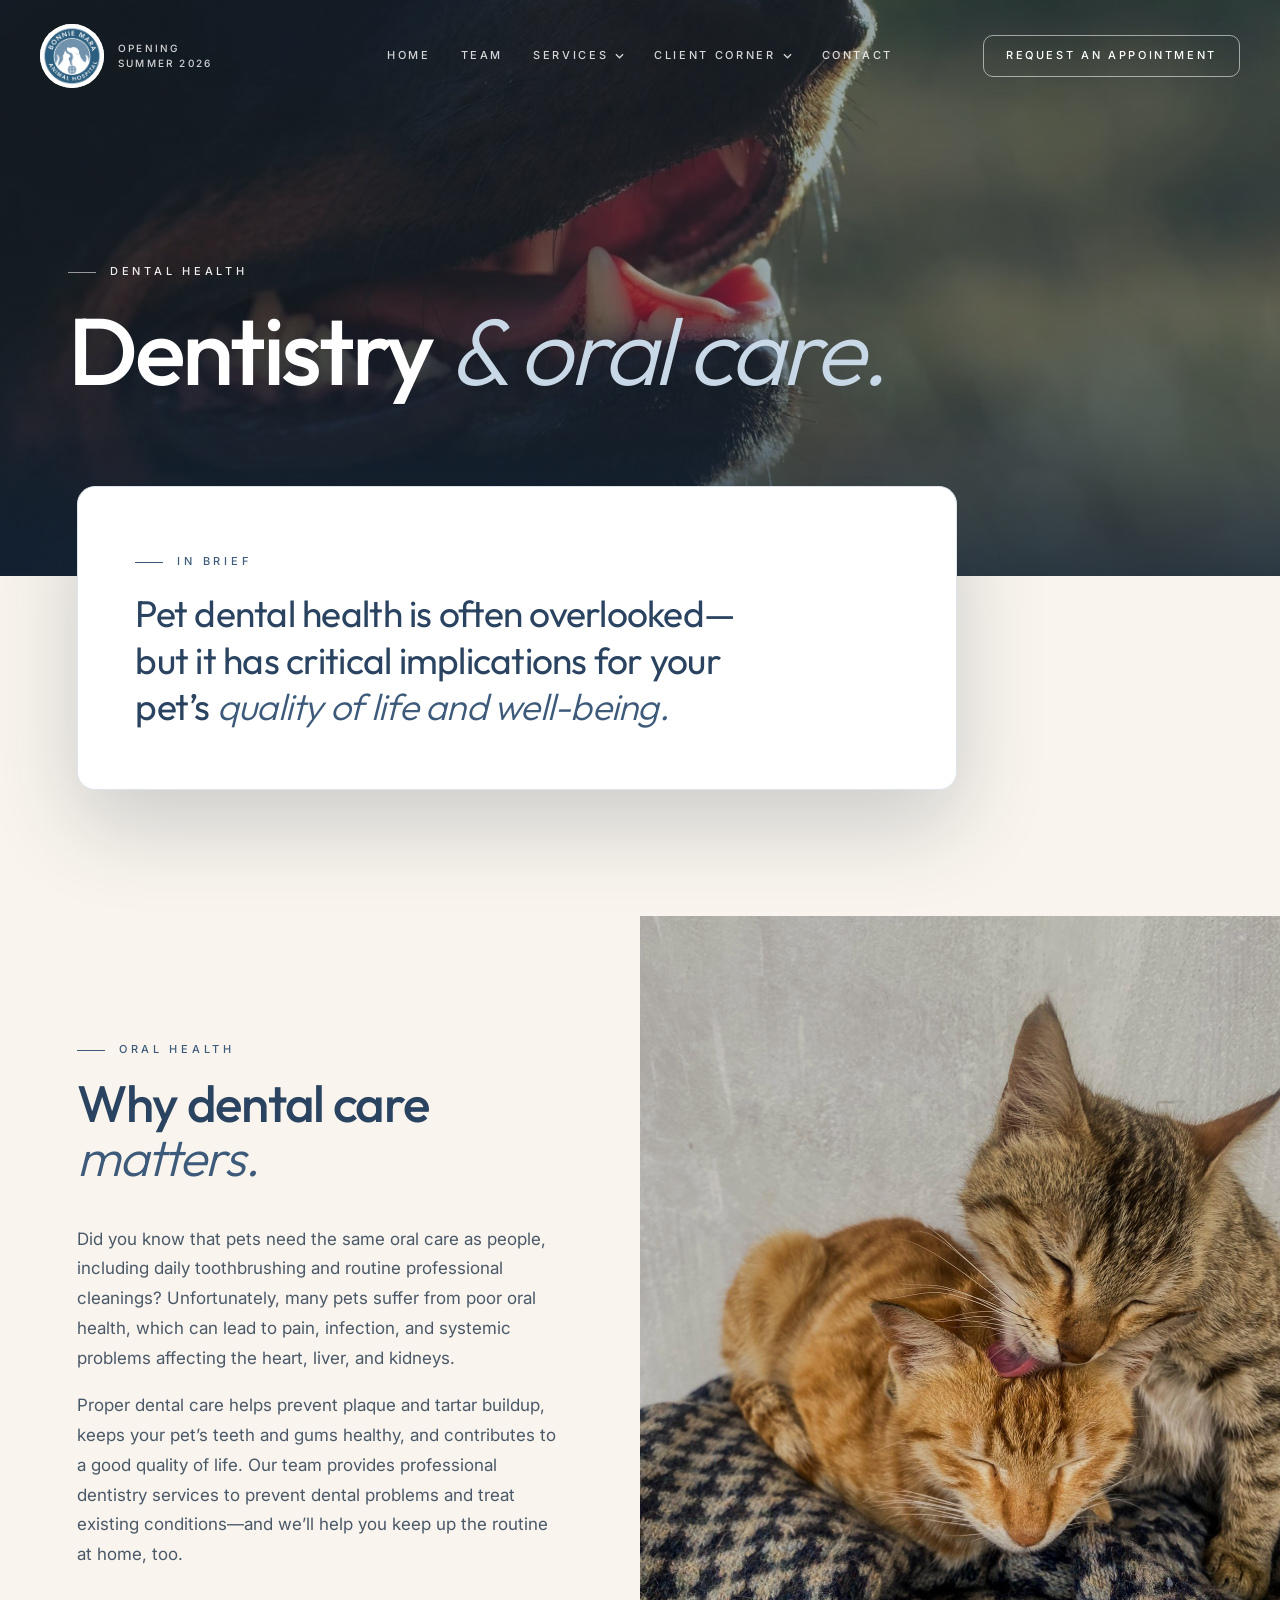
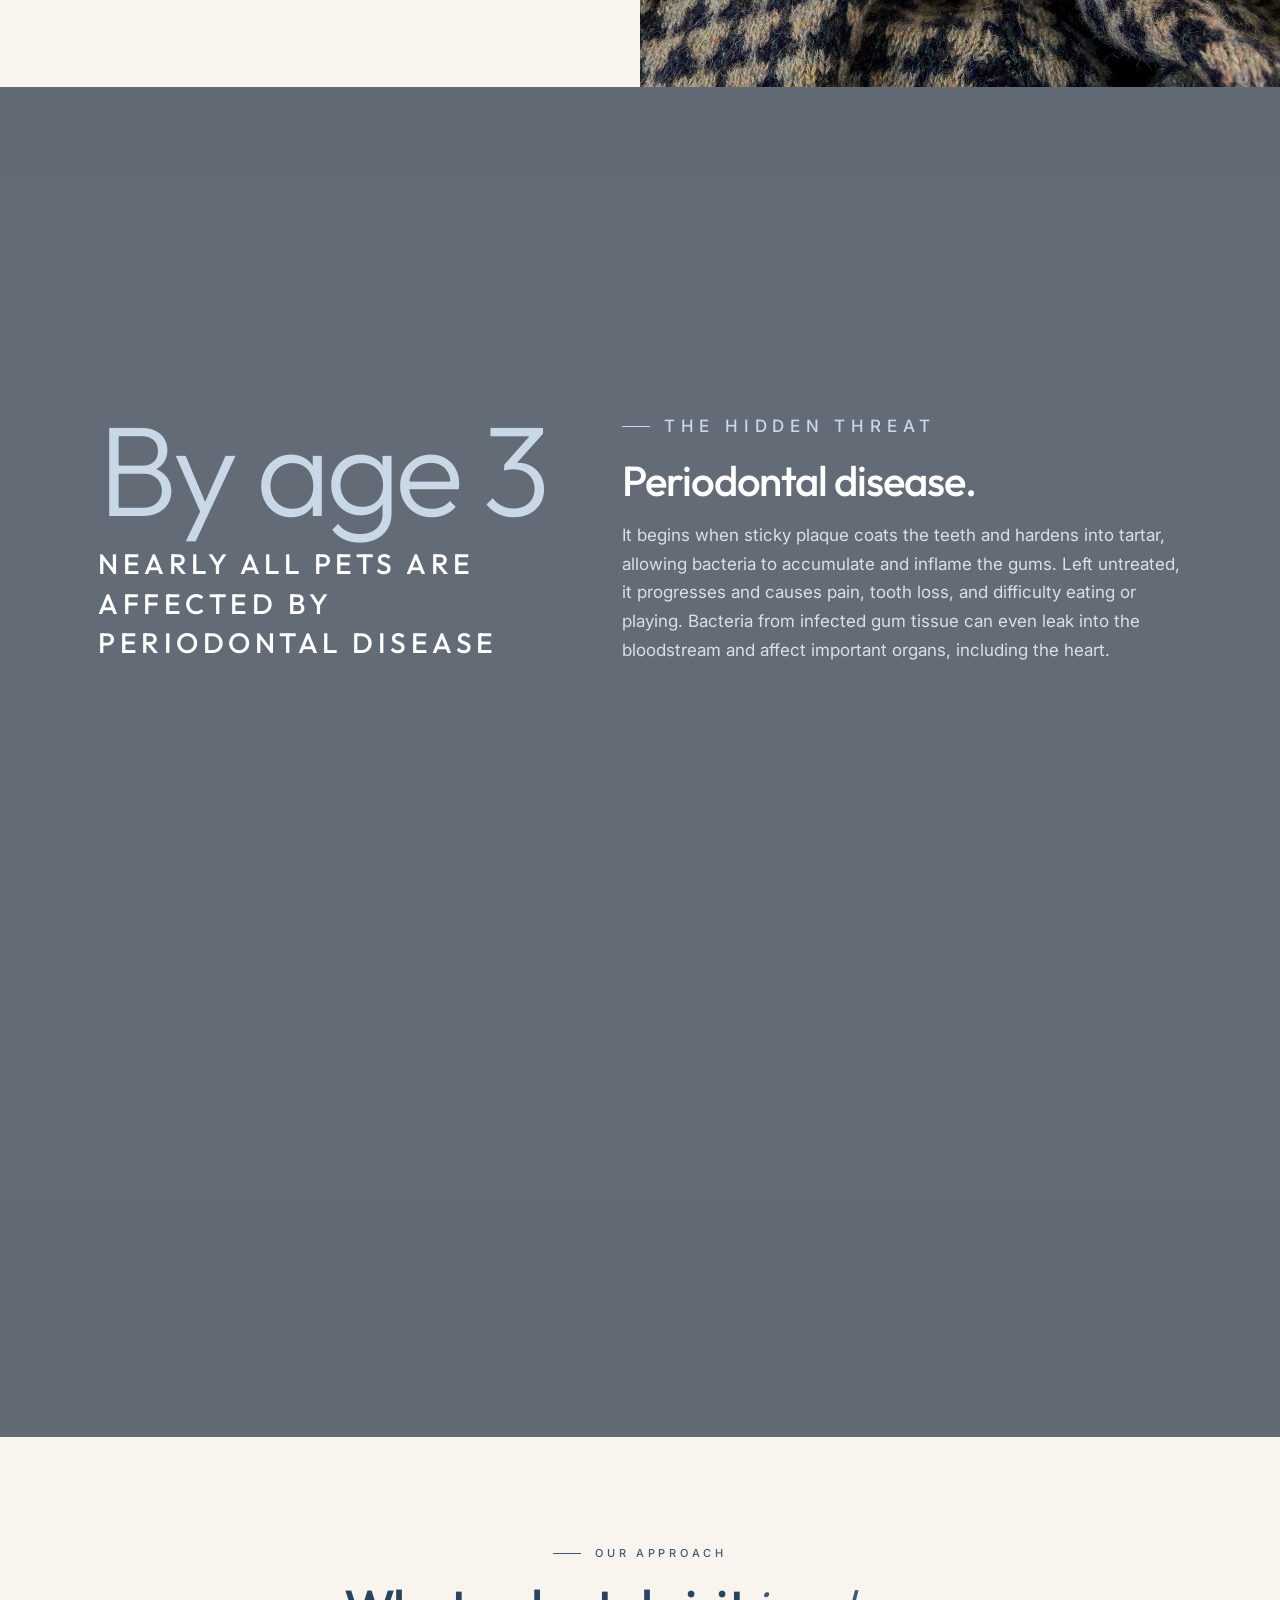
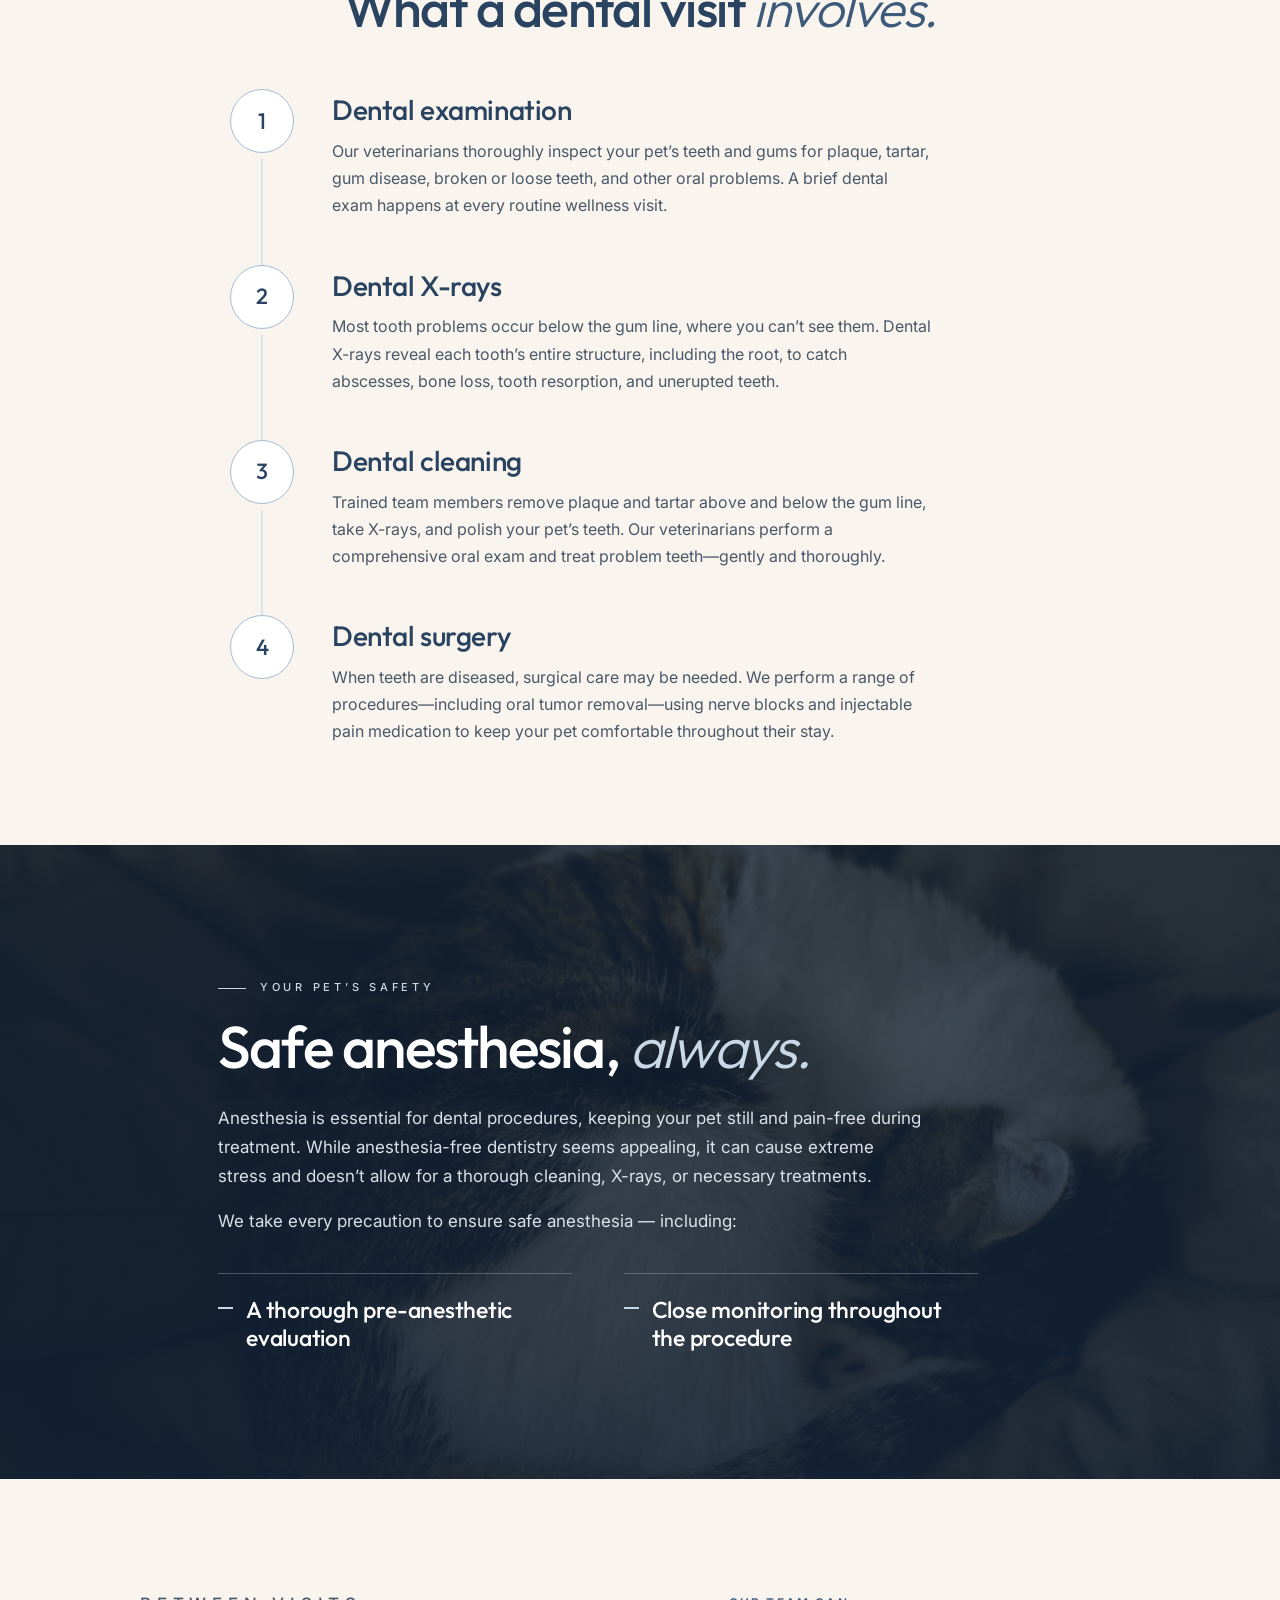
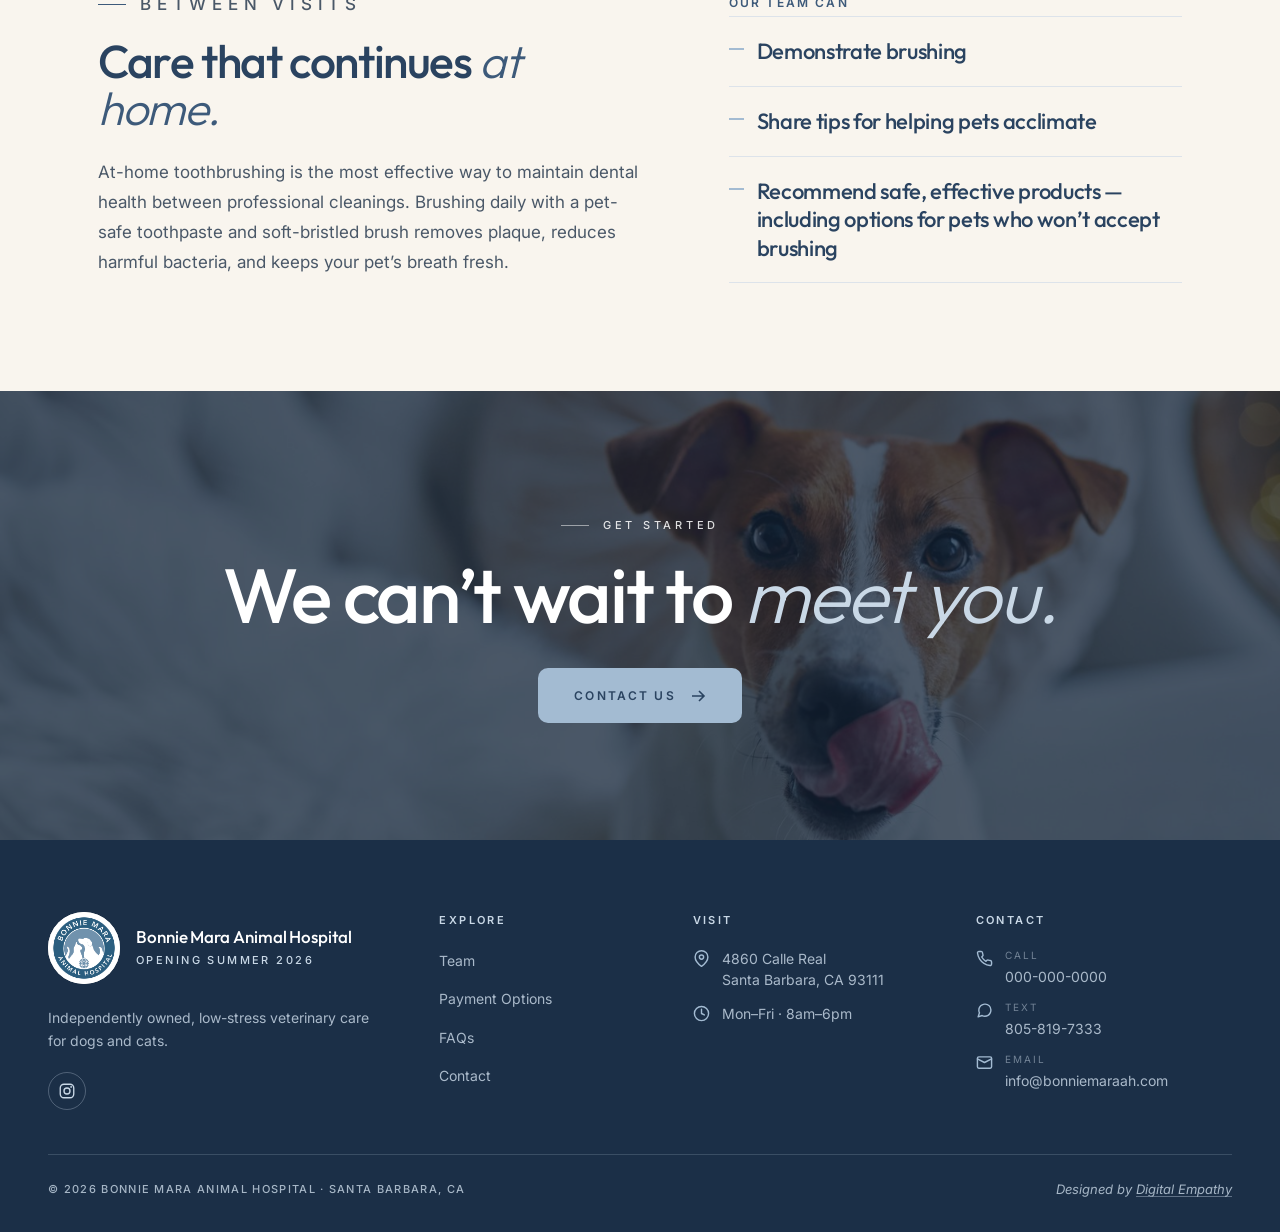
<file: dentistry.html>
<!DOCTYPE html>
<html lang="en">
<head>
  <meta charset="UTF-8" />
  <meta name="viewport" content="width=device-width, initial-scale=1.0" />
  <title>Dentistry — Bonnie Mara Animal Hospital</title>
  <meta name="description" content="Professional pet dentistry for dogs and cats at Bonnie Mara Animal Hospital in Santa Barbara — dental exams, X-rays, cleanings, oral surgery, safe anesthesia, and at-home care." />
  <meta name="theme-color" content="#2A4360" />
  <link rel="canonical" href="https://bonniemaraah.com/dentistry.html" />

  <!-- Favicons -->
  <link rel="icon" href="/favicon.ico" sizes="any" />
  <link rel="icon" type="image/png" sizes="32x32" href="/assets/images/favicon-32.png" />
  <link rel="icon" type="image/png" sizes="16x16" href="/assets/images/favicon-16.png" />
  <link rel="apple-touch-icon" href="/assets/images/apple-touch-icon.png" />

  <!-- Open Graph -->
  <meta property="og:type" content="website" />
  <meta property="og:site_name" content="Bonnie Mara Animal Hospital" />
  <meta property="og:title" content="Dentistry — Bonnie Mara Animal Hospital" />
  <meta property="og:description" content="Professional pet dentistry for dogs and cats in Santa Barbara — exams, X-rays, cleanings, oral surgery, and at-home care." />
  <meta property="og:url" content="https://bonniemaraah.com/dentistry.html" />
  <meta property="og:locale" content="en_US" />
  <meta property="og:image" content="https://bonniemaraah.com/assets/images/og-bmah.jpg" />
  <meta property="og:image:width" content="1200" />
  <meta property="og:image:height" content="630" />
  <meta property="og:image:alt" content="Pet dentistry at Bonnie Mara Animal Hospital in Santa Barbara" />

  <!-- Twitter Card -->
  <meta name="twitter:card" content="summary_large_image" />
  <meta name="twitter:title" content="Dentistry — Bonnie Mara Animal Hospital" />
  <meta name="twitter:description" content="Professional pet dentistry for dogs and cats in Santa Barbara." />
  <meta name="twitter:image" content="https://bonniemaraah.com/assets/images/og-bmah.jpg" />

  <link rel="preconnect" href="https://fonts.googleapis.com" />
  <link rel="preconnect" href="https://fonts.gstatic.com" crossorigin />
  <link href="https://fonts.googleapis.com/css2?family=Outfit:wght@300;400;500;600;700&family=Inter:ital,wght@0,400;0,500;0,600;1,400;1,500&display=swap" rel="stylesheet" />
  <link rel="preload" as="image" href="assets/images/hero-dentistry-poster.jpg" />

  <link rel="stylesheet" href="assets/css/site.css" />
  <!-- Feedbucket -->
  <script type="text/javascript">
    (function(k) {
        let s=document.createElement('script');s.defer=true;
        s.src="https://cdn.feedbucket.app/assets/feedbucket.js";
        s.dataset.feedbucket=k;document.head.appendChild(s);
    })('s0t0DGG3afGhYCgwE2Tw')
  </script>
</head>
<body>

  <a class="skip-link" href="#main">Skip to main content</a>

  <!-- ====================== TOPBAR ====================== -->
  <header class="topbar" id="topbar">
    <div class="brand-lockup">
      <a class="seal" href="index.html" aria-label="Bonnie Mara Animal Hospital — home">
        <img src="assets/logo/logo-page-1.png" alt="Bonnie Mara Animal Hospital seal" />
      </a>
      <span class="opening">Opening<br/>Summer 2026</span>
    </div>

    <nav class="topnav" aria-label="Primary">
      <ul class="nav-list">
        <li><a class="nav-dead" aria-disabled="true">Home</a></li>
        <li><a class="nav-dead" aria-disabled="true">Team</a></li>
        <li class="has-menu">
          <button type="button" class="nav-trigger" aria-expanded="false" aria-controls="menu-services">Services<svg class="caret" viewBox="0 0 10 6" aria-hidden="true"><path d="M1 1l4 4 4-4" fill="none" stroke="currentColor" stroke-width="1.4"/></svg></button>
          <ul class="nav-menu" id="menu-services">
            <li><a href="wellness.html">Wellness &amp; Preventive Care</a></li>
            <li><a href="surgery.html">Surgery</a></li>
            <li><a href="dentistry.html" aria-current="page">Dentistry</a></li>
            <li><a href="diagnostics.html">Diagnostics</a></li>
            <li><a href="end-of-life.html">End-of-Life Care</a></li>
          </ul>
        </li>
        <li class="has-menu">
          <button type="button" class="nav-trigger" aria-expanded="false" aria-controls="menu-client">Client Corner<svg class="caret" viewBox="0 0 10 6" aria-hidden="true"><path d="M1 1l4 4 4-4" fill="none" stroke="currentColor" stroke-width="1.4"/></svg></button>
          <ul class="nav-menu" id="menu-client">
            <li><a href="payment-options.html">Payment Options</a></li>
            <li><a href="index.html#faqs">FAQs</a></li>
          </ul>
        </li>
        <li><a href="contact.html">Contact</a></li>
      </ul>
    </nav>

    <a class="join" href="contact.html">Request an appointment</a>

    <button type="button" class="nav-burger" id="navBurger" aria-expanded="false" aria-controls="mobileNav" aria-label="Open menu">
      <span></span><span></span><span></span>
    </button>
  </header>

  <div class="mobile-nav" id="mobileNav" hidden>
    <div class="mobile-nav-inner">
      <ul class="mobile-list">
        <li><a class="nav-dead" aria-disabled="true">Home</a></li>
        <li><a class="nav-dead" aria-disabled="true">Team</a></li>
        <li class="m-has-menu">
          <button type="button" class="m-trigger" aria-expanded="false" aria-controls="m-services">Services<svg class="caret" viewBox="0 0 10 6" aria-hidden="true"><path d="M1 1l4 4 4-4" fill="none" stroke="currentColor" stroke-width="1.4"/></svg></button>
          <ul class="m-menu" id="m-services">
            <li><a href="wellness.html">Wellness &amp; Preventive Care</a></li>
            <li><a href="surgery.html">Surgery</a></li>
            <li><a href="dentistry.html">Dentistry</a></li>
            <li><a href="diagnostics.html">Diagnostics</a></li>
            <li><a href="end-of-life.html">End-of-Life Care</a></li>
          </ul>
        </li>
        <li class="m-has-menu">
          <button type="button" class="m-trigger" aria-expanded="false" aria-controls="m-client">Client Corner<svg class="caret" viewBox="0 0 10 6" aria-hidden="true"><path d="M1 1l4 4 4-4" fill="none" stroke="currentColor" stroke-width="1.4"/></svg></button>
          <ul class="m-menu" id="m-client">
            <li><a href="payment-options.html">Payment Options</a></li>
            <li><a href="index.html#faqs">FAQs</a></li>
          </ul>
        </li>
        <li><a href="contact.html">Contact</a></li>
      </ul>
      <div class="mobile-contact">
        <a class="btn-apply" href="contact.html">Request an appointment</a>
        <div class="mobile-phone">
          <a href="tel:+10000000000">Call 000-000-0000</a>
          <a href="sms:+18058197333">Text 805-819-7333</a>
        </div>
        <div class="social">
          <a href="https://www.instagram.com/" target="_blank" rel="noopener" aria-label="Bonnie Mara Animal Hospital on Instagram">
            <svg viewBox="0 0 24 24" fill="none" aria-hidden="true"><rect x="3" y="3" width="18" height="18" rx="5" stroke="currentColor" stroke-width="1.8"/><circle cx="12" cy="12" r="4" stroke="currentColor" stroke-width="1.8"/><circle cx="17.5" cy="6.5" r="1.2" fill="currentColor"/></svg>
          </a>
        </div>
      </div>
    </div>
  </div>

  <main id="main" tabindex="-1">
  <!-- ====================== HERO ====================== -->
  <section class="careers-hero service-hero">
    <div class="careers-hero-media" aria-hidden="true">
      <img src="assets/images/hero-dentistry-poster.jpg" alt="" />
      <video autoplay muted loop playsinline preload="auto" poster="assets/images/hero-dentistry-poster.jpg">
        <source src="assets/video/hero-dentistry.mp4" type="video/mp4" />
      </video>
    </div>
    <div class="scrim" aria-hidden="true"></div>
    <div class="inner">
      <p class="eyebrow">Dental Health</p>
      <h1>Dentistry <span class="light">&amp; oral care.</span></h1>
    </div>
  </section>

  <!-- ====================== INTRO (overlap card) ====================== -->
  <section class="svc-intro">
    <div class="svc-wrap">
      <div class="svc-intro-card">
        <p class="eyebrow">In brief</p>
        <p class="lead">Pet dental health is often overlooked&mdash;but it has critical implications for your pet&rsquo;s <span class="light">quality of life and well-being.</span></p>
      </div>
    </div>
  </section>

  <!-- ====================== WHY IT MATTERS (split + image) ====================== -->
  <section class="svc-split">
    <div class="svc-split-grid">
      <div class="svc-split-col">
        <div class="svc-split-head">
          <p class="eyebrow">Oral health</p>
          <h2>Why dental care <span class="light">matters.</span></h2>
        </div>
        <div class="svc-split-prose">
          <p>Did you know that pets need the same oral care as people, including daily toothbrushing and routine professional cleanings? Unfortunately, many pets suffer from poor oral health, which can lead to pain, infection, and systemic problems affecting the heart, liver, and kidneys.</p>
          <p>Proper dental care helps prevent plaque and tartar buildup, keeps your pet&rsquo;s teeth and gums healthy, and contributes to a good quality of life. Our team provides professional dentistry services to prevent dental problems and treat existing conditions&mdash;and we&rsquo;ll help you keep up the routine at home, too.</p>
        </div>
      </div>
      <div class="svc-split-media" aria-hidden="true">
        <img src="assets/images/img-dentistry-split.jpg" alt="" />
      </div>
    </div>
  </section>

  <!-- ====================== STAT BAND — periodontal disease ====================== -->
  <section class="dn-stat">
    <div class="svc-wrap">
      <div class="dn-stat-grid">
        <p class="dn-stat-fig">By&nbsp;age&nbsp;3<span class="u">nearly all pets are affected by periodontal disease</span></p>
        <div class="dn-stat-body">
          <p class="eyebrow">The hidden threat</p>
          <h2>Periodontal disease.</h2>
          <p>It begins when sticky plaque coats the teeth and hardens into tartar, allowing bacteria to accumulate and inflame the gums. Left untreated, it progresses and causes pain, tooth loss, and difficulty eating or playing. Bacteria from infected gum tissue can even leak into the bloodstream and affect important organs, including the heart.</p>
        </div>
      </div>
    </div>
  </section>

  <!-- ====================== TREATMENT JOURNEY ====================== -->
  <section class="dn-journey">
    <div class="svc-wrap">
      <div class="dn-journey-head">
        <p class="eyebrow">Our approach</p>
        <h2>What a dental visit <span class="light">involves.</span></h2>
      </div>
      <div class="dn-steps">

        <div class="dn-step">
          <div class="dn-step-num" aria-hidden="true">1</div>
          <div class="dn-step-body">
            <h3>Dental examination</h3>
            <p>Our veterinarians thoroughly inspect your pet&rsquo;s teeth and gums for plaque, tartar, gum disease, broken or loose teeth, and other oral problems. A brief dental exam happens at every routine wellness visit.</p>
          </div>
        </div>

        <div class="dn-step">
          <div class="dn-step-num" aria-hidden="true">2</div>
          <div class="dn-step-body">
            <h3>Dental X-rays</h3>
            <p>Most tooth problems occur below the gum line, where you can&rsquo;t see them. Dental X-rays reveal each tooth&rsquo;s entire structure, including the root, to catch abscesses, bone loss, tooth resorption, and unerupted teeth.</p>
          </div>
        </div>

        <div class="dn-step">
          <div class="dn-step-num" aria-hidden="true">3</div>
          <div class="dn-step-body">
            <h3>Dental cleaning</h3>
            <p>Trained team members remove plaque and tartar above and below the gum line, take X-rays, and polish your pet&rsquo;s teeth. Our veterinarians perform a comprehensive oral exam and treat problem teeth&mdash;gently and thoroughly.</p>
          </div>
        </div>

        <div class="dn-step">
          <div class="dn-step-num" aria-hidden="true">4</div>
          <div class="dn-step-body">
            <h3>Dental surgery</h3>
            <p>When teeth are diseased, surgical care may be needed. We perform a range of procedures&mdash;including oral tumor removal&mdash;using nerve blocks and injectable pain medication to keep your pet comfortable throughout their stay.</p>
          </div>
        </div>

      </div>
    </div>
  </section>

  <!-- ====================== ANESTHESIA — full-bleed dark image band ====================== -->
  <section class="dn-anes">
    <div class="svc-wrap dn-anes-inner">
      <p class="eyebrow">Your pet&rsquo;s safety</p>
      <h2>Safe anesthesia, <span class="light">always.</span></h2>
      <div class="dn-anes-prose">
        <p>Anesthesia is essential for dental procedures, keeping your pet still and pain-free during treatment. While anesthesia-free dentistry seems appealing, it can cause extreme stress and doesn&rsquo;t allow for a thorough cleaning, X-rays, or necessary treatments.</p>
        <p>We take every precaution to ensure safe anesthesia &mdash; including:</p>
      </div>
      <ul class="dn-anes-list">
        <li>A thorough pre-anesthetic evaluation</li>
        <li>Close monitoring throughout the procedure</li>
      </ul>
    </div>
  </section>

  <!-- ====================== BETWEEN VISITS — light editorial 2-col ====================== -->
  <section class="dn-home">
    <div class="svc-wrap dn-home-grid">
      <div class="dn-home-lead">
        <p class="eyebrow">Between visits</p>
        <h2>Care that continues <span class="light">at home.</span></h2>
        <p>At-home toothbrushing is the most effective way to maintain dental health between professional cleanings. Brushing daily with a pet-safe toothpaste and soft-bristled brush removes plaque, reduces harmful bacteria, and keeps your pet&rsquo;s breath fresh.</p>
      </div>
      <div class="dn-home-help">
        <p class="dn-home-help-label">Our team can</p>
        <ul class="dn-home-list">
          <li>Demonstrate brushing</li>
          <li>Share tips for helping pets acclimate</li>
          <li>Recommend safe, effective products &mdash; including options for pets who won&rsquo;t accept brushing</li>
        </ul>
      </div>
    </div>
  </section>

  <!-- ====================== CTA ====================== -->
  <section class="svc-cta cta-dentistry">
    <div class="svc-wrap">
      <p class="eyebrow">Get started</p>
      <h2>We can&rsquo;t wait to <span class="light">meet you.</span></h2>
      <a class="btn-apply" href="contact.html">
        Contact us
        <svg viewBox="0 0 16 16" fill="none" stroke="currentColor" stroke-width="1.6" aria-hidden="true">
          <path d="M2 8h12M9 3l5 5-5 5"/>
        </svg>
      </a>
    </div>
  </section>

  </main>

  <!-- ====================== FOOTER ====================== -->
  <footer class="site">
    <div class="wrap">
      <div class="foot-brand">
        <div class="brand">
          <div class="seal"><img src="assets/logo/logo-page-1.png" alt="Bonnie Mara Animal Hospital" /></div>
          <div>
            <div class="name">Bonnie Mara Animal Hospital</div>
            <div class="footer-opening">Opening Summer 2026</div>
          </div>
        </div>
        <p class="foot-tagline">Independently owned, low-stress veterinary care for dogs and cats.</p>
        <div class="social">
          <a href="https://www.instagram.com/" target="_blank" rel="noopener" aria-label="Bonnie Mara Animal Hospital on Instagram">
            <svg viewBox="0 0 24 24" fill="none" aria-hidden="true"><rect x="3" y="3" width="18" height="18" rx="5" stroke="currentColor" stroke-width="1.8"/><circle cx="12" cy="12" r="4" stroke="currentColor" stroke-width="1.8"/><circle cx="17.5" cy="6.5" r="1.2" fill="currentColor"/></svg>
          </a>
        </div>
      </div>

      <nav class="foot-col" aria-label="Footer">
        <h2 class="foot-head">Explore</h2>
        <ul>
          <li><a class="nav-dead" aria-disabled="true">Team</a></li>
          <li><a href="payment-options.html">Payment Options</a></li>
          <li><a href="index.html#faqs">FAQs</a></li>
          <li><a href="contact.html">Contact</a></li>
        </ul>
      </nav>

      <div class="foot-col">
        <h2 class="foot-head">Visit</h2>
        <ul class="foot-info">
          <li>
            <svg viewBox="0 0 24 24" fill="none" stroke="currentColor" stroke-width="2" stroke-linecap="round" stroke-linejoin="round" aria-hidden="true"><path d="M21 10c0 7-9 13-9 13s-9-6-9-13a9 9 0 0 1 18 0z"/><circle cx="12" cy="10" r="3"/></svg>
            <a href="https://www.google.com/maps/dir/?api=1&amp;destination=4860+Calle+Real,+Santa+Barbara,+CA+93111" target="_blank" rel="noopener">4860 Calle Real<br>Santa Barbara, CA 93111</a>
          </li>
          <li>
            <svg viewBox="0 0 24 24" fill="none" stroke="currentColor" stroke-width="2" stroke-linecap="round" stroke-linejoin="round" aria-hidden="true"><circle cx="12" cy="12" r="10"/><polyline points="12 6 12 12 16 14"/></svg>
            <span>Mon&ndash;Fri &middot; 8am&ndash;6pm</span>
          </li>
        </ul>
      </div>

      <div class="foot-col">
        <h2 class="foot-head">Contact</h2>
        <ul class="foot-info">
          <li>
            <svg viewBox="0 0 24 24" fill="none" stroke="currentColor" stroke-width="2" stroke-linecap="round" stroke-linejoin="round" aria-hidden="true"><path d="M22 16.92v3a2 2 0 0 1-2.18 2 19.79 19.79 0 0 1-8.63-3.07 19.5 19.5 0 0 1-6-6 19.79 19.79 0 0 1-3.07-8.67A2 2 0 0 1 4.11 2h3a2 2 0 0 1 2 1.72 12.84 12.84 0 0 0 .7 2.81 2 2 0 0 1-.45 2.11L8.09 9.91a16 16 0 0 0 6 6l1.27-1.27a2 2 0 0 1 2.11-.45 12.84 12.84 0 0 0 2.81.7A2 2 0 0 1 22 16.92z"/></svg>
            <a href="tel:+10000000000"><span class="lbl">Call</span>000-000-0000</a>
          </li>
          <li>
            <svg viewBox="0 0 24 24" fill="none" stroke="currentColor" stroke-width="2" stroke-linecap="round" stroke-linejoin="round" aria-hidden="true"><path d="M21 11.5a8.38 8.38 0 0 1-.9 3.8 8.5 8.5 0 0 1-7.6 4.7 8.38 8.38 0 0 1-3.8-.9L3 21l1.9-5.7a8.38 8.38 0 0 1-.9-3.8 8.5 8.5 0 0 1 4.7-7.6 8.38 8.38 0 0 1 3.8-.9h.5a8.48 8.48 0 0 1 8 8v.5z"/></svg>
            <a href="sms:+18058197333"><span class="lbl">Text</span>805-819-7333</a>
          </li>
          <li>
            <svg viewBox="0 0 24 24" fill="none" stroke="currentColor" stroke-width="2" stroke-linecap="round" stroke-linejoin="round" aria-hidden="true"><rect x="2" y="4" width="20" height="16" rx="2"/><path d="m22 7-10 5L2 7"/></svg>
            <a href="mailto:info@bonniemaraah.com"><span class="lbl">Email</span>info@bonniemaraah.com</a>
          </li>
        </ul>
      </div>
    </div>

    <div class="bottom">
      <span>&copy; 2026 Bonnie Mara Animal Hospital &middot; Santa Barbara, CA</span>
      <span class="credit">Designed by <a href="https://digitalempathyinc.com" target="_blank" rel="noopener">Digital Empathy</a></span>
    </div>
  </footer>

  <script src="assets/js/site.js" defer></script>

</body>
</html>
</file>
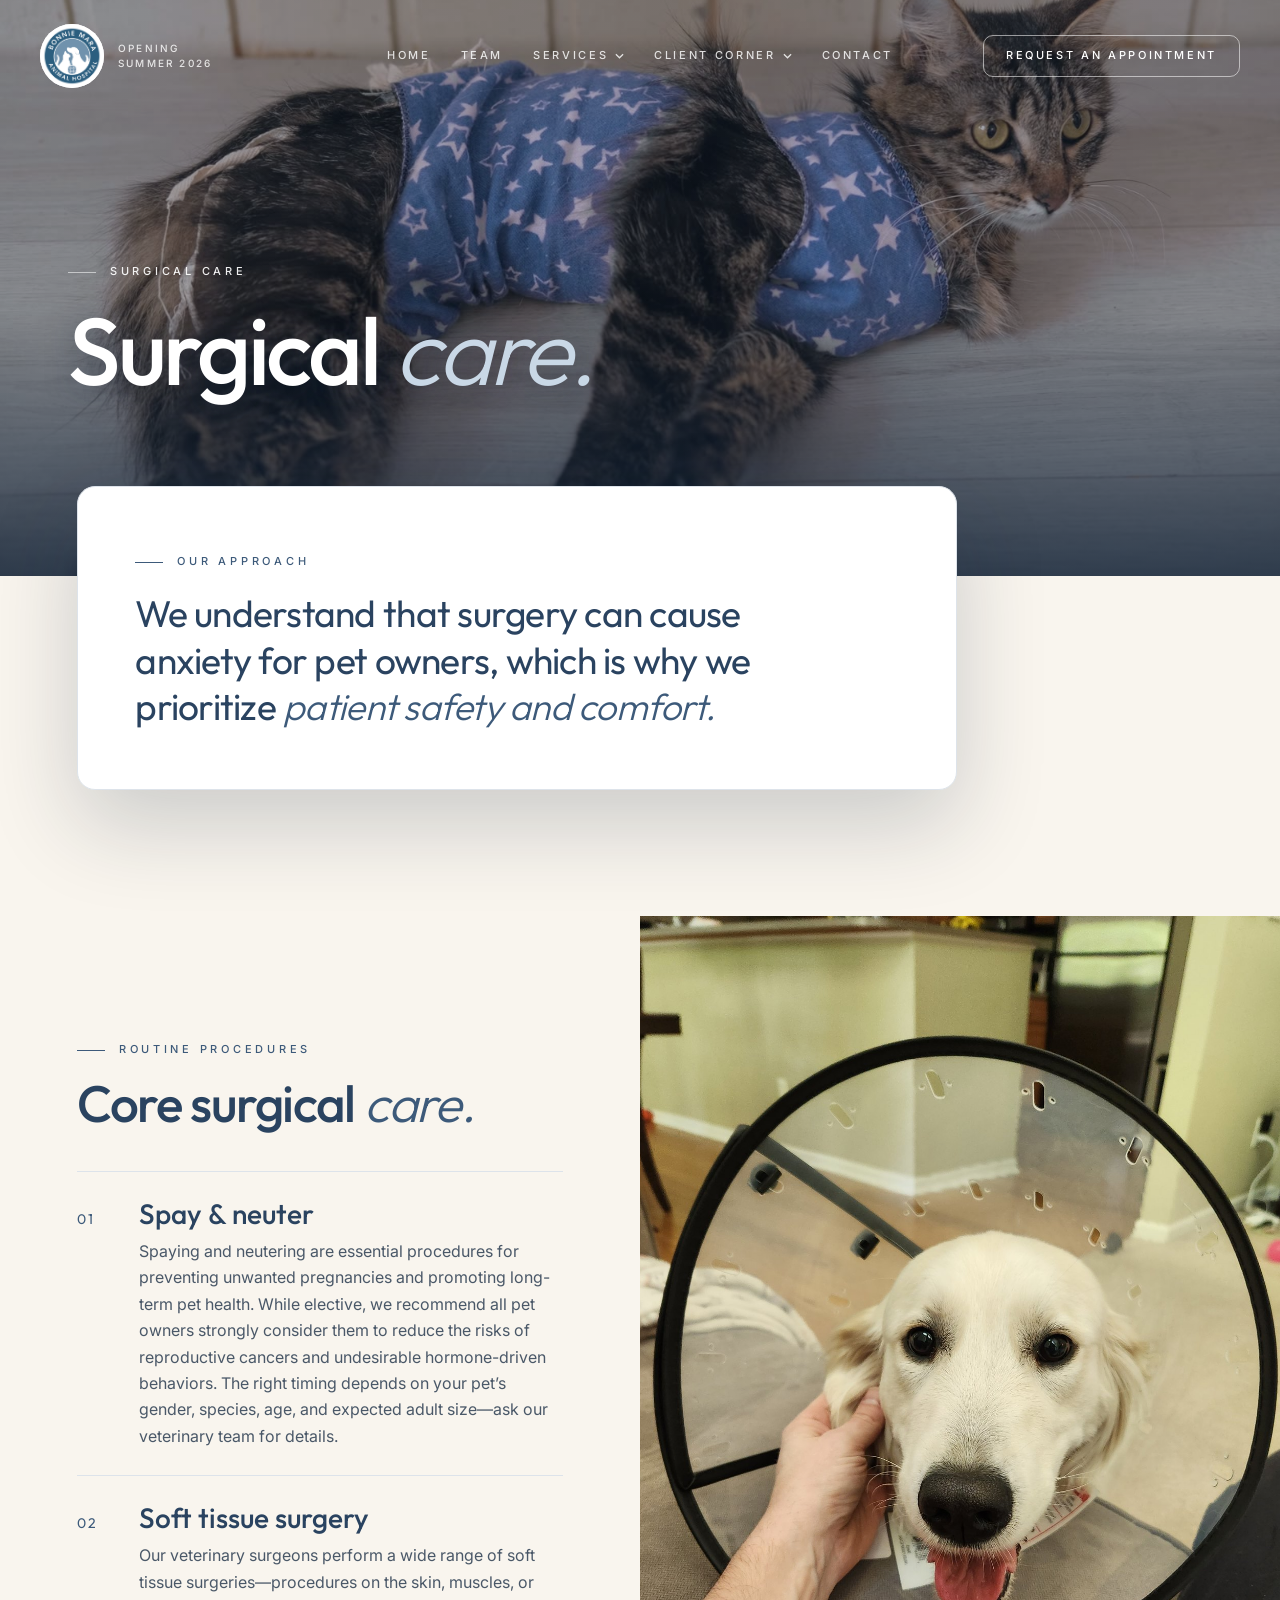
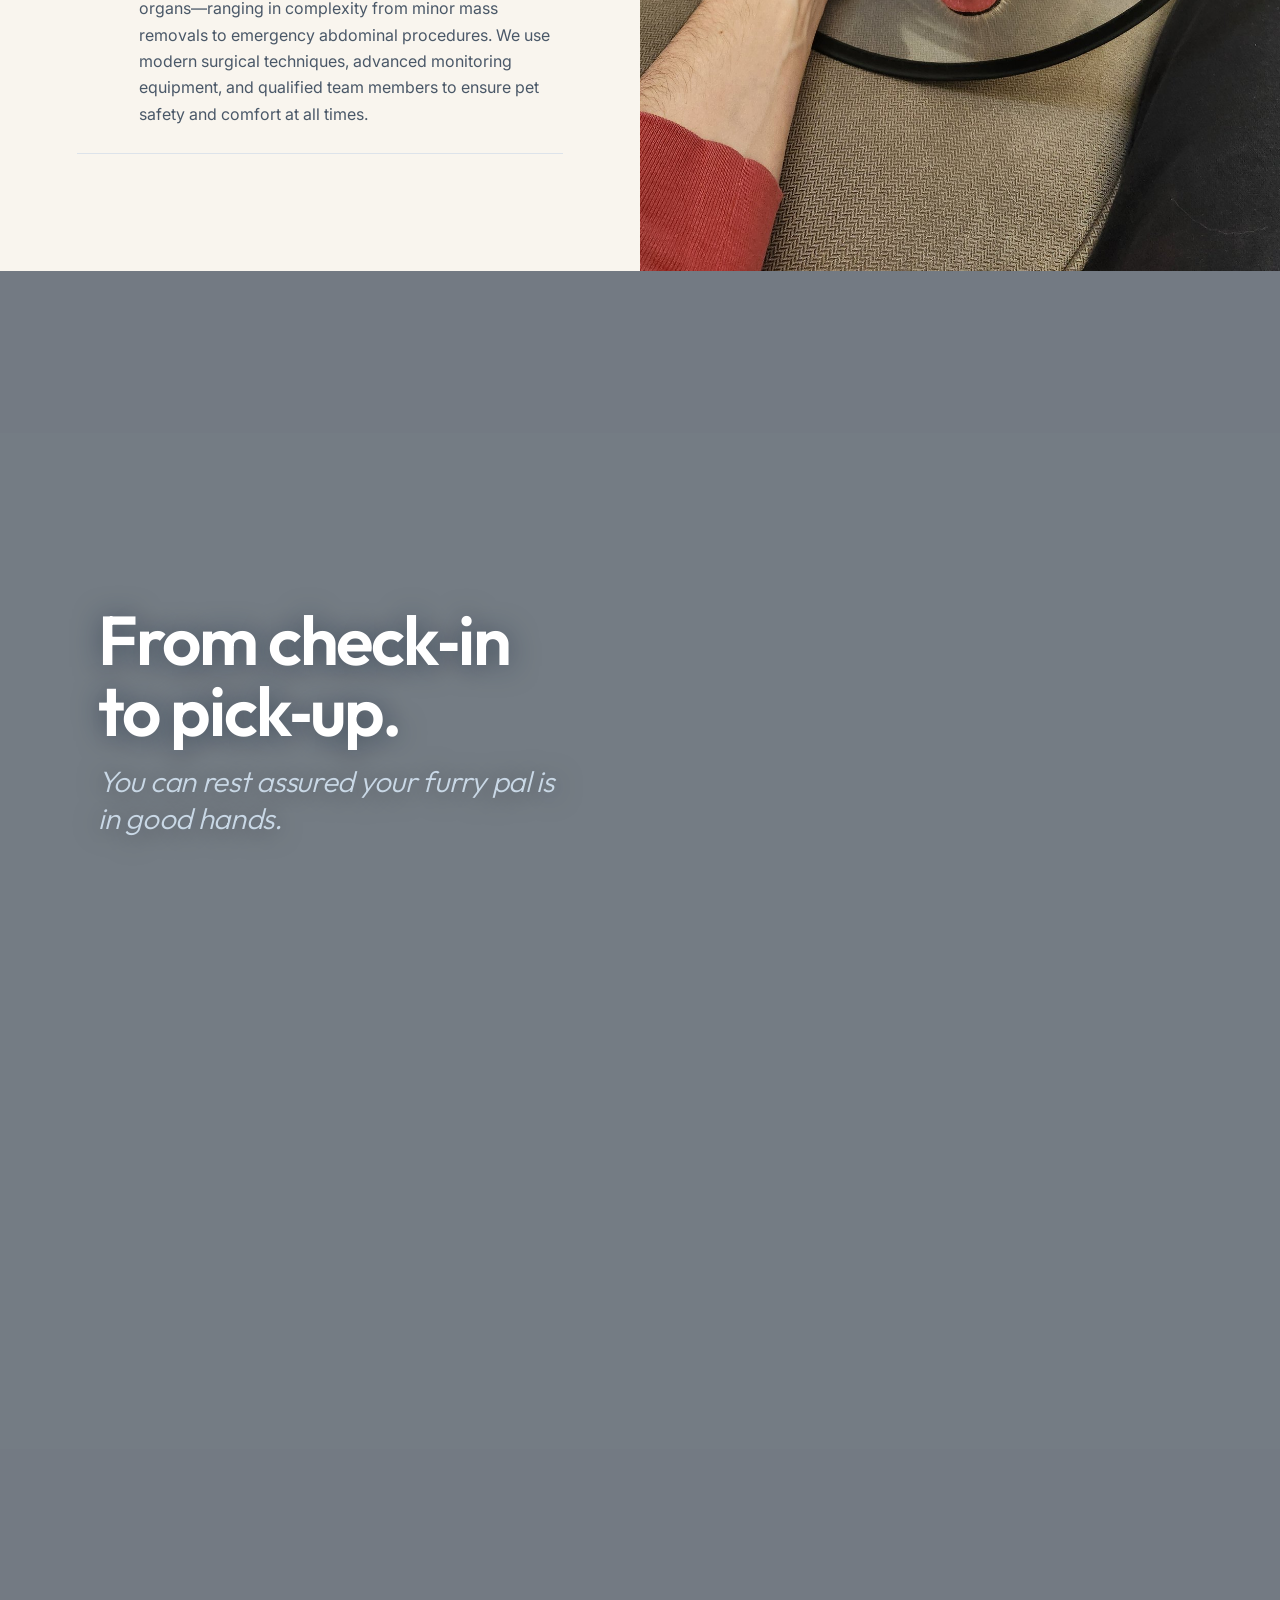
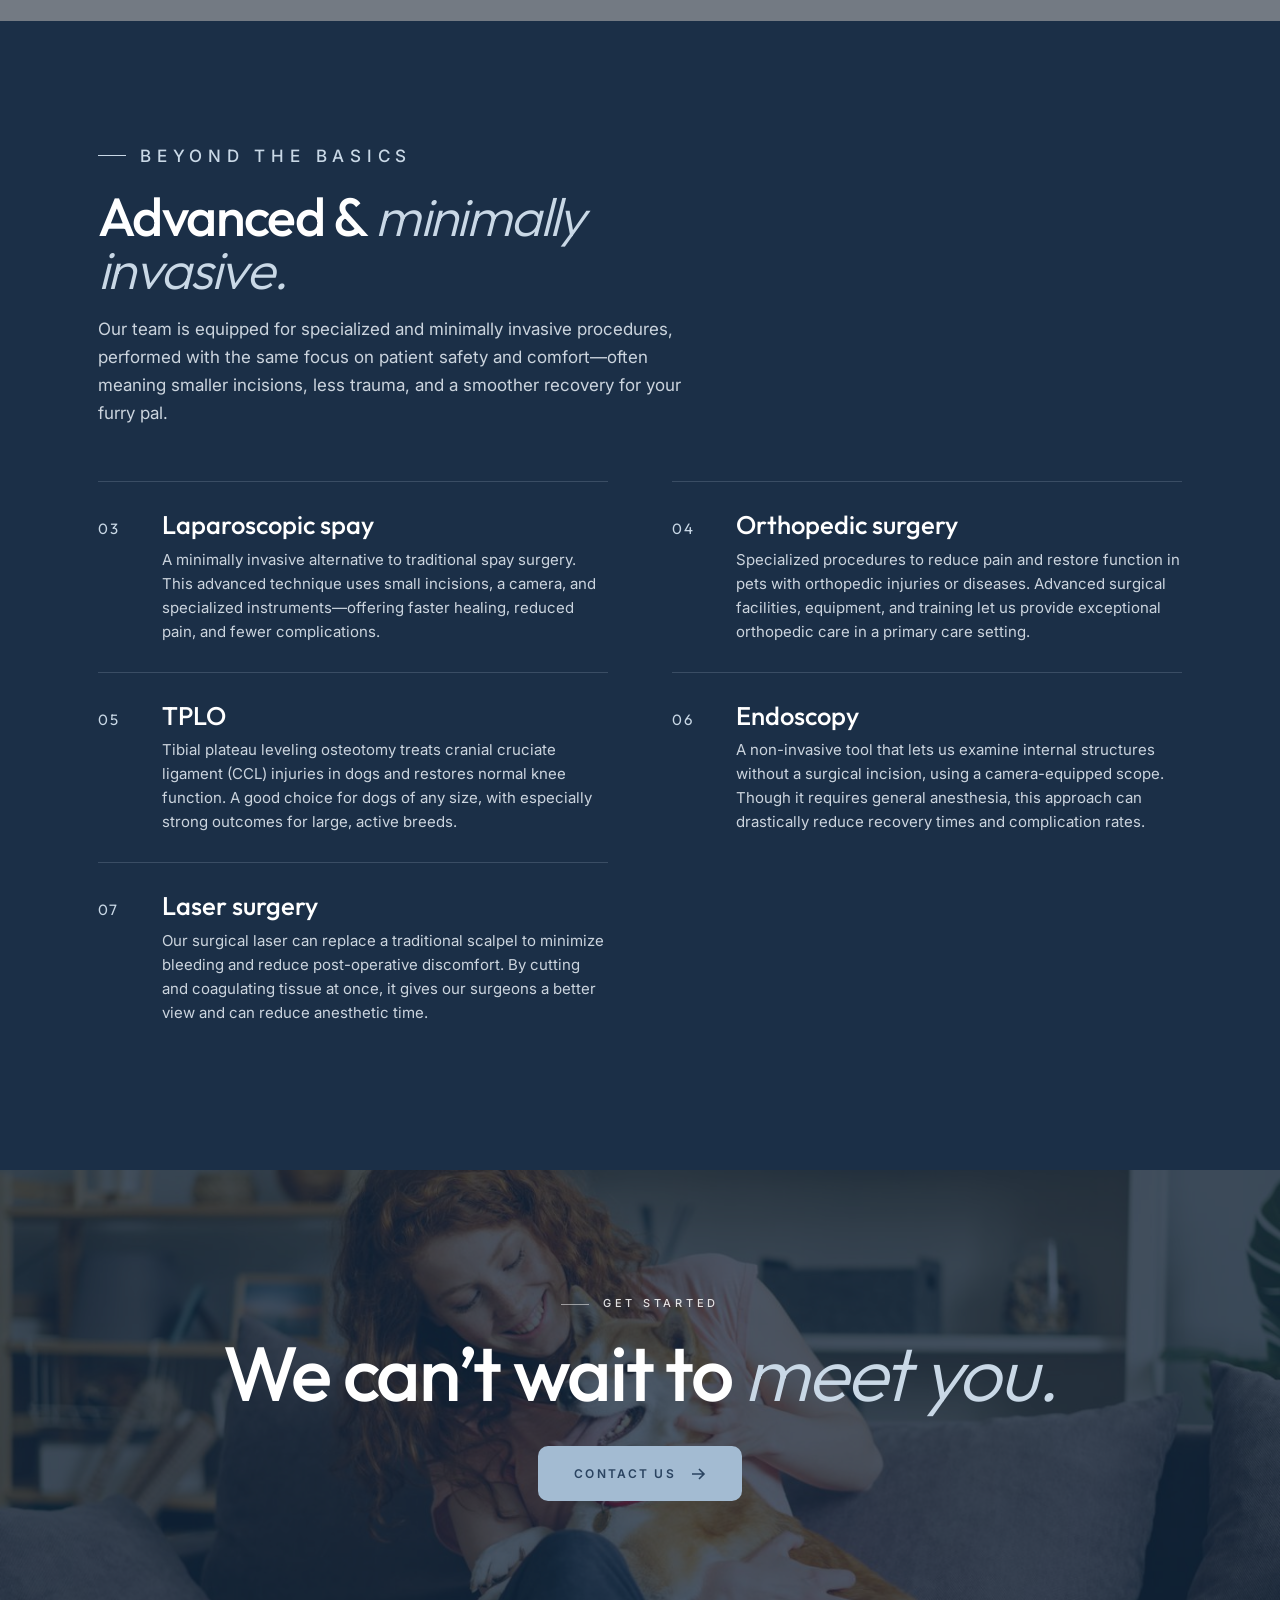
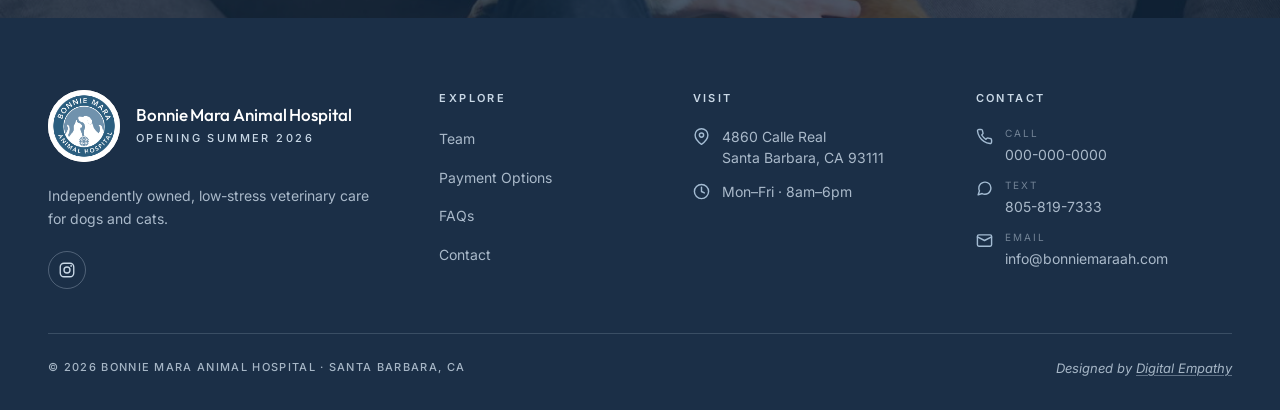
<file: surgery.html>
<!DOCTYPE html>
<html lang="en">
<head>
  <meta charset="UTF-8" />
  <meta name="viewport" content="width=device-width, initial-scale=1.0" />
  <title>Surgery — Bonnie Mara Animal Hospital</title>
  <meta name="description" content="Safe, comfortable veterinary surgery for dogs and cats at Bonnie Mara Animal Hospital in Santa Barbara — spay and neuter, soft tissue, orthopedic and TPLO, laparoscopic, endoscopy, and laser surgery." />
  <meta name="theme-color" content="#2A4360" />
  <link rel="canonical" href="https://bonniemaraah.com/surgery.html" />

  <!-- Favicons -->
  <link rel="icon" href="/favicon.ico" sizes="any" />
  <link rel="icon" type="image/png" sizes="32x32" href="/assets/images/favicon-32.png" />
  <link rel="icon" type="image/png" sizes="16x16" href="/assets/images/favicon-16.png" />
  <link rel="apple-touch-icon" href="/assets/images/apple-touch-icon.png" />

  <!-- Open Graph -->
  <meta property="og:type" content="website" />
  <meta property="og:site_name" content="Bonnie Mara Animal Hospital" />
  <meta property="og:title" content="Surgery — Bonnie Mara Animal Hospital" />
  <meta property="og:description" content="Safe, comfortable veterinary surgery for dogs and cats in Santa Barbara — routine to advanced, with a focus on patient safety and comfort." />
  <meta property="og:url" content="https://bonniemaraah.com/surgery.html" />
  <meta property="og:locale" content="en_US" />
  <meta property="og:image" content="https://bonniemaraah.com/assets/images/og-bmah.jpg" />
  <meta property="og:image:width" content="1200" />
  <meta property="og:image:height" content="630" />
  <meta property="og:image:alt" content="Veterinary surgery at Bonnie Mara Animal Hospital in Santa Barbara" />

  <!-- Twitter Card -->
  <meta name="twitter:card" content="summary_large_image" />
  <meta name="twitter:title" content="Surgery — Bonnie Mara Animal Hospital" />
  <meta name="twitter:description" content="Safe, comfortable veterinary surgery for dogs and cats in Santa Barbara." />
  <meta name="twitter:image" content="https://bonniemaraah.com/assets/images/og-bmah.jpg" />

  <link rel="preconnect" href="https://fonts.googleapis.com" />
  <link rel="preconnect" href="https://fonts.gstatic.com" crossorigin />
  <link href="https://fonts.googleapis.com/css2?family=Outfit:wght@300;400;500;600;700&family=Inter:ital,wght@0,400;0,500;0,600;1,400;1,500&display=swap" rel="stylesheet" />
  <link rel="preload" as="image" href="assets/images/hero-surgery-poster.jpg" />

  <link rel="stylesheet" href="assets/css/site.css" />
  <!-- Feedbucket -->
  <script type="text/javascript">
    (function(k) {
        let s=document.createElement('script');s.defer=true;
        s.src="https://cdn.feedbucket.app/assets/feedbucket.js";
        s.dataset.feedbucket=k;document.head.appendChild(s);
    })('s0t0DGG3afGhYCgwE2Tw')
  </script>
</head>
<body>

  <a class="skip-link" href="#main">Skip to main content</a>

  <!-- ====================== TOPBAR ====================== -->
  <header class="topbar" id="topbar">
    <div class="brand-lockup">
      <a class="seal" href="index.html" aria-label="Bonnie Mara Animal Hospital — home">
        <img src="assets/logo/logo-page-1.png" alt="Bonnie Mara Animal Hospital seal" />
      </a>
      <span class="opening">Opening<br/>Summer 2026</span>
    </div>

    <nav class="topnav" aria-label="Primary">
      <ul class="nav-list">
        <li><a class="nav-dead" aria-disabled="true">Home</a></li>
        <li><a class="nav-dead" aria-disabled="true">Team</a></li>
        <li class="has-menu">
          <button type="button" class="nav-trigger" aria-expanded="false" aria-controls="menu-services">Services<svg class="caret" viewBox="0 0 10 6" aria-hidden="true"><path d="M1 1l4 4 4-4" fill="none" stroke="currentColor" stroke-width="1.4"/></svg></button>
          <ul class="nav-menu" id="menu-services">
            <li><a href="wellness.html">Wellness &amp; Preventive Care</a></li>
            <li><a href="surgery.html" aria-current="page">Surgery</a></li>
            <li><a href="dentistry.html">Dentistry</a></li>
            <li><a href="diagnostics.html">Diagnostics</a></li>
            <li><a href="end-of-life.html">End-of-Life Care</a></li>
          </ul>
        </li>
        <li class="has-menu">
          <button type="button" class="nav-trigger" aria-expanded="false" aria-controls="menu-client">Client Corner<svg class="caret" viewBox="0 0 10 6" aria-hidden="true"><path d="M1 1l4 4 4-4" fill="none" stroke="currentColor" stroke-width="1.4"/></svg></button>
          <ul class="nav-menu" id="menu-client">
            <li><a href="payment-options.html">Payment Options</a></li>
            <li><a href="index.html#faqs">FAQs</a></li>
          </ul>
        </li>
        <li><a href="contact.html">Contact</a></li>
      </ul>
    </nav>

    <a class="join" href="contact.html">Request an appointment</a>

    <button type="button" class="nav-burger" id="navBurger" aria-expanded="false" aria-controls="mobileNav" aria-label="Open menu">
      <span></span><span></span><span></span>
    </button>
  </header>

  <div class="mobile-nav" id="mobileNav" hidden>
    <div class="mobile-nav-inner">
      <ul class="mobile-list">
        <li><a class="nav-dead" aria-disabled="true">Home</a></li>
        <li><a class="nav-dead" aria-disabled="true">Team</a></li>
        <li class="m-has-menu">
          <button type="button" class="m-trigger" aria-expanded="false" aria-controls="m-services">Services<svg class="caret" viewBox="0 0 10 6" aria-hidden="true"><path d="M1 1l4 4 4-4" fill="none" stroke="currentColor" stroke-width="1.4"/></svg></button>
          <ul class="m-menu" id="m-services">
            <li><a href="wellness.html">Wellness &amp; Preventive Care</a></li>
            <li><a href="surgery.html">Surgery</a></li>
            <li><a href="dentistry.html">Dentistry</a></li>
            <li><a href="diagnostics.html">Diagnostics</a></li>
            <li><a href="end-of-life.html">End-of-Life Care</a></li>
          </ul>
        </li>
        <li class="m-has-menu">
          <button type="button" class="m-trigger" aria-expanded="false" aria-controls="m-client">Client Corner<svg class="caret" viewBox="0 0 10 6" aria-hidden="true"><path d="M1 1l4 4 4-4" fill="none" stroke="currentColor" stroke-width="1.4"/></svg></button>
          <ul class="m-menu" id="m-client">
            <li><a href="payment-options.html">Payment Options</a></li>
            <li><a href="index.html#faqs">FAQs</a></li>
          </ul>
        </li>
        <li><a href="contact.html">Contact</a></li>
      </ul>
      <div class="mobile-contact">
        <a class="btn-apply" href="contact.html">Request an appointment</a>
        <div class="mobile-phone">
          <a href="tel:+10000000000">Call 000-000-0000</a>
          <a href="sms:+18058197333">Text 805-819-7333</a>
        </div>
        <div class="social">
          <a href="https://www.instagram.com/" target="_blank" rel="noopener" aria-label="Bonnie Mara Animal Hospital on Instagram">
            <svg viewBox="0 0 24 24" fill="none" aria-hidden="true"><rect x="3" y="3" width="18" height="18" rx="5" stroke="currentColor" stroke-width="1.8"/><circle cx="12" cy="12" r="4" stroke="currentColor" stroke-width="1.8"/><circle cx="17.5" cy="6.5" r="1.2" fill="currentColor"/></svg>
          </a>
        </div>
      </div>
    </div>
  </div>

  <main id="main" tabindex="-1">
  <!-- ====================== HERO ====================== -->
  <section class="careers-hero service-hero">
    <div class="careers-hero-media" aria-hidden="true">
      <img src="assets/images/hero-surgery-poster.jpg" alt="" />
      <video autoplay muted loop playsinline preload="auto" poster="assets/images/hero-surgery-poster.jpg">
        <source src="assets/video/hero-surgery.mp4" type="video/mp4" />
      </video>
    </div>
    <div class="scrim" aria-hidden="true"></div>
    <div class="inner">
      <p class="eyebrow">Surgical Care</p>
      <h1>Surgical <span class="light">care.</span></h1>
    </div>
  </section>

  <!-- ====================== INTRO ====================== -->
  <section class="svc-intro">
    <div class="svc-wrap">
      <div class="svc-intro-card">
        <p class="eyebrow">Our approach</p>
        <p class="lead">We understand that surgery can cause anxiety for pet owners, which is why we prioritize <span class="light">patient safety and comfort.</span></p>
      </div>
    </div>
  </section>

  <!-- ====================== CORE — split list + image (riffs homepage services) ====================== -->
  <section class="svc-split">
    <div class="svc-split-grid">
      <div class="svc-split-col">
        <div class="svc-split-head">
          <p class="eyebrow">Routine procedures</p>
          <h2>Core surgical <span class="light">care.</span></h2>
        </div>
        <ol class="svc-split-list">
          <li id="spay-neuter">
            <span class="num">01</span>
            <div>
              <h3>Spay &amp; neuter</h3>
              <p>Spaying and neutering are essential procedures for preventing unwanted pregnancies and promoting long-term pet health. While elective, we recommend all pet owners strongly consider them to reduce the risks of reproductive cancers and undesirable hormone-driven behaviors. The right timing depends on your pet&rsquo;s gender, species, age, and expected adult size&mdash;ask our veterinary team for details.</p>
            </div>
          </li>
          <li id="soft-tissue">
            <span class="num">02</span>
            <div>
              <h3>Soft tissue surgery</h3>
              <p>Our veterinary surgeons perform a wide range of soft tissue surgeries&mdash;procedures on the skin, muscles, or organs&mdash;ranging in complexity from minor mass removals to emergency abdominal procedures. We use modern surgical techniques, advanced monitoring equipment, and qualified team members to ensure pet safety and comfort at all times.</p>
            </div>
          </li>
        </ol>
      </div>
      <div class="svc-split-media" aria-hidden="true">
        <img src="assets/images/img-surgery-split.jpg" alt="" />
      </div>
    </div>
  </section>

  <!-- ====================== PULL-QUOTE BAND (riffs homepage brick quote) ====================== -->
  <section class="svc-quote" aria-label="Surgical care, start to finish">
    <div class="svc-wrap">
      <p class="quote-text">
        <span class="lead">From check&#8209;in to pick&#8209;up.</span>
        <span class="light">You can rest assured your furry pal is in good hands.</span>
      </p>
    </div>
  </section>

  <!-- ====================== ADVANCED — dark numbered band (riffs homepage opening band) ====================== -->
  <section class="svc-darkband">
    <div class="svc-wrap">
      <div class="svc-darkband-head">
        <p class="eyebrow">Beyond the basics</p>
        <h2>Advanced &amp; <span class="light">minimally invasive.</span></h2>
        <p>Our team is equipped for specialized and minimally invasive procedures, performed with the same focus on patient safety and comfort&mdash;often meaning smaller incisions, less trauma, and a smoother recovery for your furry pal.</p>
      </div>
      <ol class="svc-darklist">
        <li id="laparoscopic-spay">
          <span class="num">03</span>
          <div>
            <h3>Laparoscopic spay</h3>
            <p>A minimally invasive alternative to traditional spay surgery. This advanced technique uses small incisions, a camera, and specialized instruments&mdash;offering faster healing, reduced pain, and fewer complications.</p>
          </div>
        </li>
        <li id="orthopedic">
          <span class="num">04</span>
          <div>
            <h3>Orthopedic surgery</h3>
            <p>Specialized procedures to reduce pain and restore function in pets with orthopedic injuries or diseases. Advanced surgical facilities, equipment, and training let us provide exceptional orthopedic care in a primary care setting.</p>
          </div>
        </li>
        <li id="tplo">
          <span class="num">05</span>
          <div>
            <h3>TPLO</h3>
            <p>Tibial plateau leveling osteotomy treats cranial cruciate ligament (CCL) injuries in dogs and restores normal knee function. A good choice for dogs of any size, with especially strong outcomes for large, active breeds.</p>
          </div>
        </li>
        <li id="endoscopy">
          <span class="num">06</span>
          <div>
            <h3>Endoscopy</h3>
            <p>A non-invasive tool that lets us examine internal structures without a surgical incision, using a camera-equipped scope. Though it requires general anesthesia, this approach can drastically reduce recovery times and complication rates.</p>
          </div>
        </li>
        <li id="laser">
          <span class="num">07</span>
          <div>
            <h3>Laser surgery</h3>
            <p>Our surgical laser can replace a traditional scalpel to minimize bleeding and reduce post-operative discomfort. By cutting and coagulating tissue at once, it gives our surgeons a better view and can reduce anesthetic time.</p>
          </div>
        </li>
      </ol>
    </div>
  </section>

  <!-- ====================== CTA ====================== -->
  <section class="svc-cta cta-surgery">
    <div class="svc-wrap">
      <p class="eyebrow">Get started</p>
      <h2>We can&rsquo;t wait to <span class="light">meet you.</span></h2>
      <a class="btn-apply" href="contact.html">
        Contact us
        <svg viewBox="0 0 16 16" fill="none" stroke="currentColor" stroke-width="1.6" aria-hidden="true">
          <path d="M2 8h12M9 3l5 5-5 5"/>
        </svg>
      </a>
    </div>
  </section>

  </main>

  <!-- ====================== FOOTER ====================== -->
  <footer class="site">
    <div class="wrap">
      <div class="foot-brand">
        <div class="brand">
          <div class="seal"><img src="assets/logo/logo-page-1.png" alt="Bonnie Mara Animal Hospital" /></div>
          <div>
            <div class="name">Bonnie Mara Animal Hospital</div>
            <div class="footer-opening">Opening Summer 2026</div>
          </div>
        </div>
        <p class="foot-tagline">Independently owned, low-stress veterinary care for dogs and cats.</p>
        <div class="social">
          <a href="https://www.instagram.com/" target="_blank" rel="noopener" aria-label="Bonnie Mara Animal Hospital on Instagram">
            <svg viewBox="0 0 24 24" fill="none" aria-hidden="true"><rect x="3" y="3" width="18" height="18" rx="5" stroke="currentColor" stroke-width="1.8"/><circle cx="12" cy="12" r="4" stroke="currentColor" stroke-width="1.8"/><circle cx="17.5" cy="6.5" r="1.2" fill="currentColor"/></svg>
          </a>
        </div>
      </div>

      <nav class="foot-col" aria-label="Footer">
        <h2 class="foot-head">Explore</h2>
        <ul>
          <li><a class="nav-dead" aria-disabled="true">Team</a></li>
          <li><a href="payment-options.html">Payment Options</a></li>
          <li><a href="index.html#faqs">FAQs</a></li>
          <li><a href="contact.html">Contact</a></li>
        </ul>
      </nav>

      <div class="foot-col">
        <h2 class="foot-head">Visit</h2>
        <ul class="foot-info">
          <li>
            <svg viewBox="0 0 24 24" fill="none" stroke="currentColor" stroke-width="2" stroke-linecap="round" stroke-linejoin="round" aria-hidden="true"><path d="M21 10c0 7-9 13-9 13s-9-6-9-13a9 9 0 0 1 18 0z"/><circle cx="12" cy="10" r="3"/></svg>
            <a href="https://www.google.com/maps/dir/?api=1&amp;destination=4860+Calle+Real,+Santa+Barbara,+CA+93111" target="_blank" rel="noopener">4860 Calle Real<br>Santa Barbara, CA 93111</a>
          </li>
          <li>
            <svg viewBox="0 0 24 24" fill="none" stroke="currentColor" stroke-width="2" stroke-linecap="round" stroke-linejoin="round" aria-hidden="true"><circle cx="12" cy="12" r="10"/><polyline points="12 6 12 12 16 14"/></svg>
            <span>Mon&ndash;Fri &middot; 8am&ndash;6pm</span>
          </li>
        </ul>
      </div>

      <div class="foot-col">
        <h2 class="foot-head">Contact</h2>
        <ul class="foot-info">
          <li>
            <svg viewBox="0 0 24 24" fill="none" stroke="currentColor" stroke-width="2" stroke-linecap="round" stroke-linejoin="round" aria-hidden="true"><path d="M22 16.92v3a2 2 0 0 1-2.18 2 19.79 19.79 0 0 1-8.63-3.07 19.5 19.5 0 0 1-6-6 19.79 19.79 0 0 1-3.07-8.67A2 2 0 0 1 4.11 2h3a2 2 0 0 1 2 1.72 12.84 12.84 0 0 0 .7 2.81 2 2 0 0 1-.45 2.11L8.09 9.91a16 16 0 0 0 6 6l1.27-1.27a2 2 0 0 1 2.11-.45 12.84 12.84 0 0 0 2.81.7A2 2 0 0 1 22 16.92z"/></svg>
            <a href="tel:+10000000000"><span class="lbl">Call</span>000-000-0000</a>
          </li>
          <li>
            <svg viewBox="0 0 24 24" fill="none" stroke="currentColor" stroke-width="2" stroke-linecap="round" stroke-linejoin="round" aria-hidden="true"><path d="M21 11.5a8.38 8.38 0 0 1-.9 3.8 8.5 8.5 0 0 1-7.6 4.7 8.38 8.38 0 0 1-3.8-.9L3 21l1.9-5.7a8.38 8.38 0 0 1-.9-3.8 8.5 8.5 0 0 1 4.7-7.6 8.38 8.38 0 0 1 3.8-.9h.5a8.48 8.48 0 0 1 8 8v.5z"/></svg>
            <a href="sms:+18058197333"><span class="lbl">Text</span>805-819-7333</a>
          </li>
          <li>
            <svg viewBox="0 0 24 24" fill="none" stroke="currentColor" stroke-width="2" stroke-linecap="round" stroke-linejoin="round" aria-hidden="true"><rect x="2" y="4" width="20" height="16" rx="2"/><path d="m22 7-10 5L2 7"/></svg>
            <a href="mailto:info@bonniemaraah.com"><span class="lbl">Email</span>info@bonniemaraah.com</a>
          </li>
        </ul>
      </div>
    </div>

    <div class="bottom">
      <span>&copy; 2026 Bonnie Mara Animal Hospital &middot; Santa Barbara, CA</span>
      <span class="credit">Designed by <a href="https://digitalempathyinc.com" target="_blank" rel="noopener">Digital Empathy</a></span>
    </div>
  </footer>

  <script src="assets/js/site.js" defer></script>

</body>
</html>
</file>
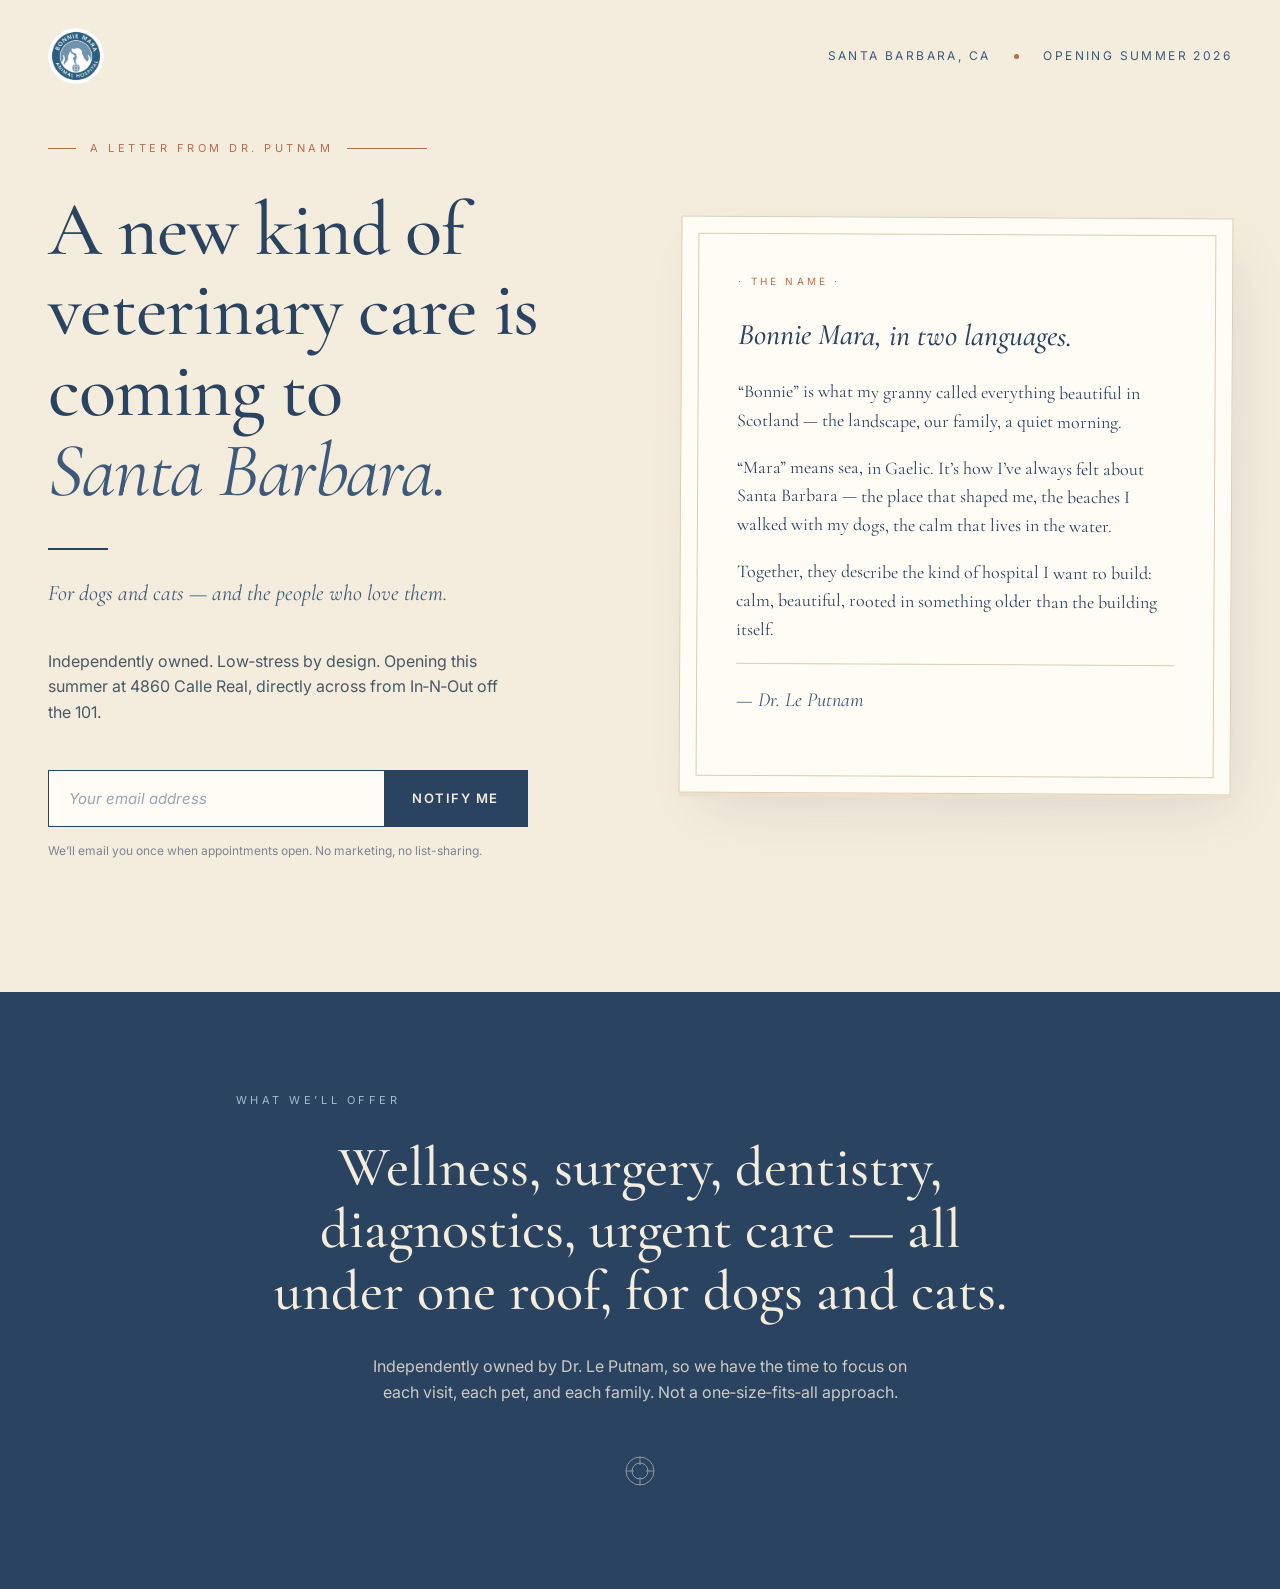
<file: mockups/style-a-editorial-letter.html>
<!DOCTYPE html>
<html lang="en">
<head>
  <meta charset="UTF-8" />
  <meta name="viewport" content="width=device-width, initial-scale=1.0" />
  <title>Style A — Editorial Letter · Bonnie Mara Animal Hospital</title>
  <meta name="description" content="Opening Summer 2026 in Santa Barbara. A low-stress, independently owned hospital for dogs and cats." />
  <link rel="preconnect" href="https://fonts.googleapis.com" />
  <link rel="preconnect" href="https://fonts.gstatic.com" crossorigin />
  <link href="https://fonts.googleapis.com/css2?family=Cormorant+Garamond:ital,wght@0,400;0,500;0,600;1,400&family=Inter:wght@400;500;600&display=swap" rel="stylesheet" />
  <style>
    :root {
      --ink: #3D5A7A;
      --ink-deep: #2A4360;
      --sea: #A3BBD2;
      --cream: #F4ECDC;
      --cream-deep: #ECE0CB;
      --brick: #B86E4A;
      --brick-deep: #9A5736;
      --paper-line: #D9CCB2;
      --serif: 'Cormorant Garamond', Georgia, serif;
      --sans: 'Inter', -apple-system, BlinkMacSystemFont, sans-serif;
    }
    *, *::before, *::after { box-sizing: border-box; }
    html, body { margin: 0; padding: 0; }
    body {
      font-family: var(--sans);
      color: var(--ink-deep);
      background: var(--cream);
      line-height: 1.6;
      -webkit-font-smoothing: antialiased;
    }
    a { color: inherit; }

    /* --- Top bar --- */
    .topbar {
      position: absolute; top: 0; left: 0; right: 0;
      display: flex; justify-content: space-between; align-items: center;
      padding: 28px 48px;
      z-index: 10;
      font-family: var(--sans);
      font-size: 12px;
      letter-spacing: 0.2em;
      text-transform: uppercase;
      color: var(--ink);
    }
    .topbar .seal {
      width: 56px; height: 56px;
      border-radius: 50%;
      overflow: hidden;
      background: var(--cream-deep);
    }
    .topbar .seal img { width: 100%; height: 100%; object-fit: contain; display: block; }
    .topbar .right { display: flex; align-items: center; gap: 24px; }
    .topbar .dot { width: 5px; height: 5px; background: var(--brick); border-radius: 50%; }

    /* --- Hero --- */
    .hero {
      min-height: 100vh;
      padding: 140px 48px 120px;
      max-width: 1280px;
      margin: 0 auto;
      display: grid;
      grid-template-columns: 1fr 1fr;
      column-gap: 80px;
      align-items: center;
    }

    .hero-left .eyebrow {
      font-family: var(--sans);
      font-size: 11px;
      letter-spacing: 0.32em;
      text-transform: uppercase;
      color: var(--brick);
      margin: 0 0 32px;
      display: flex;
      align-items: center;
      gap: 14px;
    }
    .hero-left .eyebrow::before,
    .hero-left .eyebrow::after {
      content: '';
      width: 28px; height: 1px;
      background: var(--brick);
    }
    .hero-left .eyebrow::after { flex: 1; max-width: 80px; }

    .hero-left h1 {
      font-family: var(--serif);
      font-weight: 500;
      font-size: clamp(48px, 6vw, 84px);
      line-height: 1.05;
      letter-spacing: -0.015em;
      color: var(--ink-deep);
      margin: 0 0 36px;
    }
    .hero-left h1 em {
      font-style: italic;
      color: var(--ink);
      font-weight: 400;
    }
    .hr-rule {
      width: 60px; height: 2px;
      background: var(--ink-deep);
      margin: 0 0 28px;
      border: 0;
    }
    .hero-left p.lede {
      font-family: var(--serif);
      font-size: 22px;
      font-weight: 400;
      font-style: italic;
      color: var(--ink);
      max-width: 480px;
      margin: 0 0 40px;
      line-height: 1.4;
    }
    .hero-left .body {
      font-size: 16px;
      max-width: 460px;
      margin: 0 0 44px;
      color: #4A5868;
    }

    /* --- Mailing list form --- */
    .ml-form {
      display: flex;
      gap: 0;
      max-width: 480px;
      border: 1px solid var(--ink-deep);
      background: #FFFCF5;
    }
    .ml-form input {
      flex: 1;
      padding: 18px 20px;
      border: 0;
      background: transparent;
      font-family: var(--sans);
      font-size: 15px;
      color: var(--ink-deep);
      outline: none;
    }
    .ml-form input::placeholder {
      color: #9AA5B4;
      font-style: italic;
    }
    .ml-form button {
      padding: 18px 28px;
      background: var(--ink-deep);
      color: var(--cream);
      border: 0;
      font-family: var(--sans);
      font-size: 13px;
      font-weight: 600;
      letter-spacing: 0.12em;
      text-transform: uppercase;
      cursor: pointer;
      transition: background 0.2s ease;
    }
    .ml-form button:hover { background: var(--brick-deep); }

    .ml-foot {
      font-size: 12px;
      color: #7A8696;
      margin-top: 14px;
      max-width: 480px;
    }

    /* --- Hero right (the letter) --- */
    .hero-right {
      position: relative;
      padding: 56px 56px 56px;
      background: #FFFCF5;
      border: 1px solid var(--paper-line);
      box-shadow:
        0 2px 0 var(--cream-deep),
        0 4px 0 var(--cream-deep),
        12px 24px 60px -20px rgba(61, 90, 122, 0.18);
      transform: rotate(0.3deg);
    }
    .hero-right::before {
      content: '';
      position: absolute;
      top: 16px; left: 16px; right: 16px; bottom: 16px;
      border: 1px solid var(--paper-line);
      pointer-events: none;
    }
    .letter-mark {
      font-family: var(--sans);
      font-size: 10px;
      letter-spacing: 0.32em;
      text-transform: uppercase;
      color: var(--brick);
      margin: 0 0 28px;
    }
    .letter-h {
      font-family: var(--serif);
      font-weight: 500;
      font-style: italic;
      font-size: 30px;
      line-height: 1.2;
      color: var(--ink-deep);
      margin: 0 0 24px;
    }
    .letter-body {
      font-family: var(--serif);
      font-size: 18px;
      line-height: 1.6;
      color: var(--ink-deep);
      margin: 0 0 18px;
    }
    .letter-body:last-of-type { margin-bottom: 32px; }
    .letter-sig {
      font-family: var(--serif);
      font-style: italic;
      font-size: 20px;
      color: var(--ink);
      border-top: 1px solid var(--paper-line);
      padding-top: 20px;
    }

    /* --- Below the fold teaser --- */
    .below {
      background: var(--ink-deep);
      color: var(--cream);
      padding: 100px 48px;
      text-align: center;
    }
    .below .small {
      font-family: var(--sans);
      font-size: 11px;
      letter-spacing: 0.32em;
      text-transform: uppercase;
      color: var(--sea);
      margin: 0 0 28px;
    }
    .below h2 {
      font-family: var(--serif);
      font-weight: 500;
      font-size: clamp(36px, 4.5vw, 56px);
      line-height: 1.1;
      max-width: 760px;
      margin: 0 auto 32px;
    }
    .below p {
      max-width: 540px;
      margin: 0 auto;
      color: rgba(244, 236, 220, 0.8);
      font-size: 16px;
    }
    .below .ornament {
      display: block;
      margin: 48px auto 0;
      width: 36px; height: 36px;
      opacity: 0.5;
    }

    /* --- Mobile --- */
    @media (max-width: 920px) {
      .topbar { padding: 20px 24px; }
      .topbar .right span:not(.dot) { display: none; }
      .hero {
        grid-template-columns: 1fr;
        padding: 120px 24px 80px;
        gap: 48px;
      }
      .hero-right { padding: 36px 32px; transform: none; }
      .letter-h { font-size: 24px; }
      .letter-body { font-size: 16px; }
      .below { padding: 72px 24px; }
    }
  </style>
</head>
<body>

  <header class="topbar">
    <div class="seal">
      <img src="../assets/logo/logo-page-1.png" alt="Bonnie Mara Animal Hospital seal" />
    </div>
    <div class="right">
      <span>Santa Barbara, CA</span>
      <span class="dot"></span>
      <span>Opening Summer 2026</span>
    </div>
  </header>

  <main>
    <section class="hero">
      <div class="hero-left">
        <p class="eyebrow">A letter from Dr. Putnam</p>
        <h1>A new kind of veterinary care is coming to <em>Santa&nbsp;Barbara.</em></h1>
        <hr class="hr-rule" />
        <p class="lede">For dogs and cats &mdash; and the people who love them.</p>
        <p class="body">Independently owned. Low&#8209;stress by design. Opening this summer at 4860 Calle Real, directly across from In&#8209;N&#8209;Out off the 101.</p>

        <form class="ml-form" onsubmit="event.preventDefault(); alert('Mailing list signup placeholder — wire to JotForm');">
          <input type="email" placeholder="Your email address" aria-label="Email address" required />
          <button type="submit">Notify me</button>
        </form>
        <p class="ml-foot">We&rsquo;ll email you once when appointments open. No marketing, no list-sharing.</p>
      </div>

      <aside class="hero-right" aria-label="A note about the name">
        <p class="letter-mark">&middot; The name &middot;</p>
        <h2 class="letter-h">Bonnie Mara, in two languages.</h2>
        <p class="letter-body">&ldquo;Bonnie&rdquo; is what my granny called everything beautiful in Scotland &mdash; the landscape, our family, a quiet morning.</p>
        <p class="letter-body">&ldquo;Mara&rdquo; means sea, in Gaelic. It&rsquo;s how I&rsquo;ve always felt about Santa Barbara &mdash; the place that shaped me, the beaches I walked with my dogs, the calm that lives in the water.</p>
        <p class="letter-body">Together, they describe the kind of hospital I want to build: calm, beautiful, rooted in something older than the building itself.</p>
        <p class="letter-sig">&mdash; Dr. Le Putnam</p>
      </aside>
    </section>

    <section class="below">
      <p class="small">What we&rsquo;ll offer</p>
      <h2>Wellness, surgery, dentistry, diagnostics, urgent care &mdash; all under one roof, for dogs and cats.</h2>
      <p>Independently owned by Dr. Le Putnam, so we have the time to focus on each visit, each pet, and each family. Not a one&#8209;size&#8209;fits&#8209;all approach.</p>
      <svg class="ornament" viewBox="0 0 36 36" fill="none" stroke="currentColor" stroke-width="1" aria-hidden="true">
        <circle cx="18" cy="18" r="8"/>
        <circle cx="18" cy="18" r="14"/>
        <path d="M18 4 V12 M18 24 V32 M4 18 H12 M24 18 H32"/>
      </svg>
    </section>
  </main>

</body>
</html>
</file>
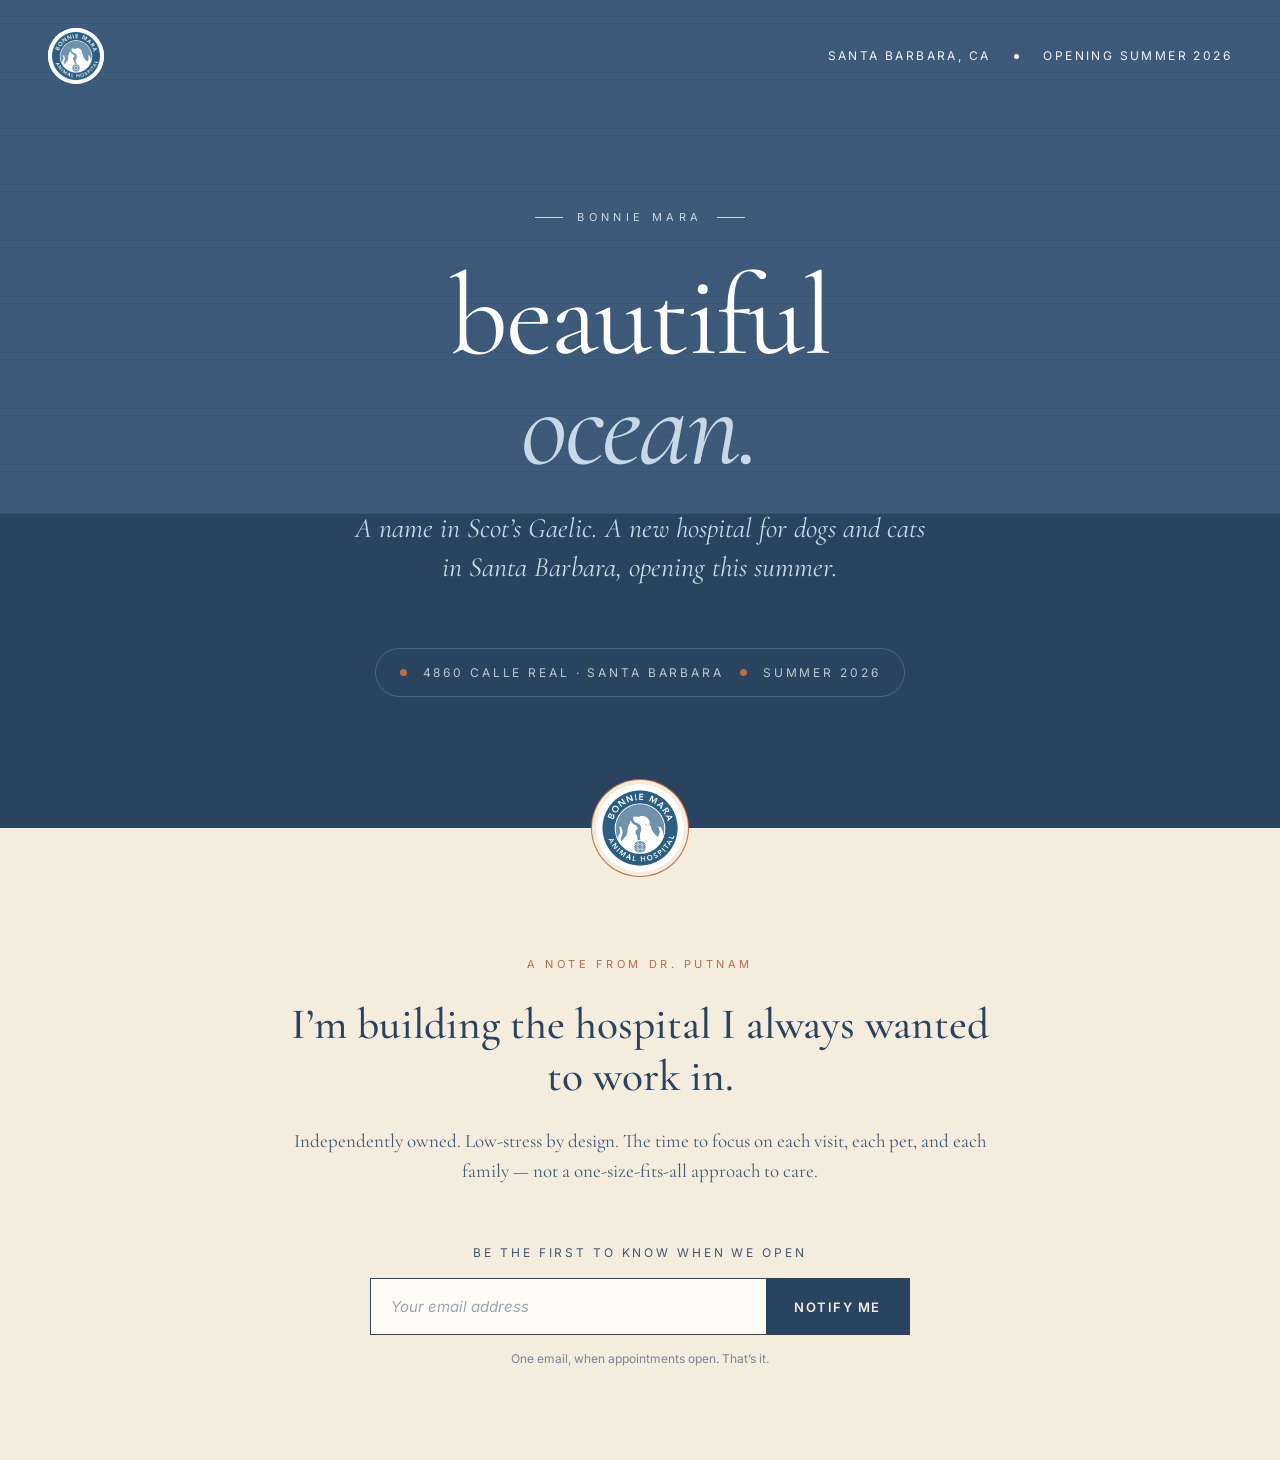
<file: mockups/style-b-ocean-horizon.html>
<!DOCTYPE html>
<html lang="en">
<head>
  <meta charset="UTF-8" />
  <meta name="viewport" content="width=device-width, initial-scale=1.0" />
  <title>Style B — Ocean Horizon · Bonnie Mara Animal Hospital</title>
  <meta name="description" content="Opening Summer 2026 in Santa Barbara. Bonnie Mara means beautiful ocean in Gaelic." />
  <link rel="preconnect" href="https://fonts.googleapis.com" />
  <link rel="preconnect" href="https://fonts.gstatic.com" crossorigin />
  <link href="https://fonts.googleapis.com/css2?family=Cormorant+Garamond:ital,wght@0,400;0,500;0,600;1,400&family=Inter:wght@400;500;600&display=swap" rel="stylesheet" />
  <style>
    :root {
      --ink: #3D5A7A;
      --ink-deep: #2A4360;
      --sea: #A3BBD2;
      --sea-pale: #C9D8E6;
      --cream: #F4ECDC;
      --cream-deep: #ECE0CB;
      --brick: #B86E4A;
      --serif: 'Cormorant Garamond', Georgia, serif;
      --sans: 'Inter', -apple-system, BlinkMacSystemFont, sans-serif;
    }
    *, *::before, *::after { box-sizing: border-box; }
    html, body { margin: 0; padding: 0; }
    body {
      font-family: var(--sans);
      color: var(--ink-deep);
      background: var(--cream);
      line-height: 1.6;
      -webkit-font-smoothing: antialiased;
    }

    /* --- Top bar --- */
    .topbar {
      position: absolute; top: 0; left: 0; right: 0;
      display: flex; justify-content: space-between; align-items: center;
      padding: 28px 48px;
      z-index: 10;
      font-family: var(--sans);
      font-size: 12px;
      letter-spacing: 0.2em;
      text-transform: uppercase;
      color: rgba(255,255,255,0.92);
    }
    .topbar .seal {
      width: 56px; height: 56px;
      border-radius: 50%;
      background: rgba(255,255,255,0.92);
      overflow: hidden;
    }
    .topbar .seal img { width: 100%; height: 100%; object-fit: contain; display: block; }
    .topbar .right { display: flex; align-items: center; gap: 24px; }
    .topbar .dot { width: 5px; height: 5px; background: var(--cream); border-radius: 50%; }

    /* --- Hero: sea on top, paper below --- */
    .hero {
      position: relative;
      height: 92vh;
      min-height: 720px;
      background: var(--ink);
      color: var(--cream);
      overflow: hidden;
    }
    /* Solid color "sea" with subtle horizontal stripe to imply horizon — no gradients */
    .hero::before {
      content: '';
      position: absolute; inset: 0;
      background:
        repeating-linear-gradient(0deg, transparent 0 6px, rgba(0,0,0,0.04) 6px 7px);
      pointer-events: none;
    }
    .hero::after {
      content: '';
      position: absolute;
      left: 0; right: 0; bottom: 0;
      height: 38%;
      background: var(--ink-deep);
      border-top: 1px solid rgba(255,255,255,0.08);
    }
    .hero-inner {
      position: relative;
      z-index: 2;
      max-width: 1200px;
      margin: 0 auto;
      padding: 200px 48px 0;
      text-align: center;
    }
    .hero .eyebrow {
      font-family: var(--sans);
      font-size: 11px;
      letter-spacing: 0.4em;
      text-transform: uppercase;
      color: var(--sea-pale);
      margin: 0 0 36px;
      display: inline-flex;
      align-items: center;
      gap: 14px;
    }
    .hero .eyebrow::before,
    .hero .eyebrow::after {
      content: '';
      width: 28px; height: 1px;
      background: var(--sea-pale);
    }
    .hero h1 {
      font-family: var(--serif);
      font-weight: 400;
      font-size: clamp(64px, 9vw, 144px);
      line-height: 0.95;
      letter-spacing: -0.02em;
      margin: 0 0 28px;
      color: #FFFFFF;
    }
    .hero h1 em {
      font-style: italic;
      font-weight: 400;
      color: var(--sea-pale);
    }
    .hero .gaelic {
      font-family: var(--serif);
      font-style: italic;
      font-size: clamp(20px, 2.2vw, 28px);
      color: var(--sea-pale);
      max-width: 580px;
      margin: 0 auto 48px;
      line-height: 1.4;
    }
    .hero .meta {
      display: inline-flex;
      gap: 16px;
      align-items: center;
      font-family: var(--sans);
      font-size: 12px;
      letter-spacing: 0.24em;
      text-transform: uppercase;
      color: rgba(255,255,255,0.7);
      padding: 14px 24px;
      border: 1px solid rgba(255,255,255,0.18);
      border-radius: 999px;
    }
    .hero .meta .pip {
      width: 7px; height: 7px; background: var(--brick); border-radius: 50%;
    }

    /* --- Cream paper beneath the sea --- */
    .paper {
      position: relative;
      background: var(--cream);
      padding: 96px 48px 80px;
      text-align: center;
    }
    /* Brick "tide line" between sea and paper */
    .paper::before {
      content: '';
      position: absolute;
      top: 0; left: 50%;
      transform: translate(-50%, -50%);
      width: 96px; height: 96px;
      background: var(--cream);
      border-radius: 50%;
      box-shadow: 0 0 0 1px var(--brick);
    }
    .paper .seal-inset {
      position: absolute;
      top: 0; left: 50%;
      transform: translate(-50%, -50%);
      width: 88px; height: 88px;
      border-radius: 50%;
      overflow: hidden;
    }
    .paper .seal-inset img { width: 100%; height: 100%; object-fit: contain; display: block; }

    .paper .intro {
      max-width: 700px;
      margin: 32px auto 56px;
    }
    .paper .small {
      font-family: var(--sans);
      font-size: 11px;
      letter-spacing: 0.32em;
      text-transform: uppercase;
      color: var(--brick);
      margin: 0 0 24px;
    }
    .paper h2 {
      font-family: var(--serif);
      font-weight: 500;
      font-size: clamp(28px, 3.4vw, 44px);
      line-height: 1.2;
      color: var(--ink-deep);
      margin: 0 0 24px;
    }
    .paper .body {
      font-family: var(--serif);
      font-size: 19px;
      line-height: 1.6;
      color: var(--ink);
    }

    /* --- Mailing list --- */
    .signup {
      max-width: 540px;
      margin: 0 auto;
    }
    .signup .label {
      font-family: var(--sans);
      font-size: 12px;
      letter-spacing: 0.24em;
      text-transform: uppercase;
      color: var(--ink);
      margin: 0 0 16px;
    }
    .ml-form {
      display: flex;
      gap: 0;
      border: 1px solid var(--ink-deep);
      background: #FFFCF5;
    }
    .ml-form input {
      flex: 1;
      padding: 18px 20px;
      border: 0;
      background: transparent;
      font-family: var(--sans);
      font-size: 15px;
      color: var(--ink-deep);
      outline: none;
    }
    .ml-form input::placeholder { color: #9AA5B4; font-style: italic; }
    .ml-form button {
      padding: 18px 28px;
      background: var(--ink-deep);
      color: var(--cream);
      border: 0;
      font-family: var(--sans);
      font-size: 13px;
      font-weight: 600;
      letter-spacing: 0.12em;
      text-transform: uppercase;
      cursor: pointer;
      transition: background 0.2s ease;
    }
    .ml-form button:hover { background: var(--brick); }

    .signup .ml-foot {
      font-size: 12px;
      color: #7A8696;
      margin-top: 14px;
      text-align: center;
    }

    @media (max-width: 920px) {
      .topbar { padding: 20px 24px; }
      .topbar .right span:not(.dot) { display: none; }
      .hero { height: auto; min-height: 100vh; }
      .hero-inner { padding: 160px 24px 0; }
      .paper { padding: 80px 24px 64px; }
      .paper::before, .paper .seal-inset { width: 72px; height: 72px; }
    }
  </style>
</head>
<body>

  <header class="topbar">
    <div class="seal">
      <img src="../assets/logo/logo-page-1.png" alt="Bonnie Mara Animal Hospital seal" />
    </div>
    <div class="right">
      <span>Santa Barbara, CA</span>
      <span class="dot"></span>
      <span>Opening Summer 2026</span>
    </div>
  </header>

  <section class="hero">
    <div class="hero-inner">
      <p class="eyebrow">Bonnie Mara</p>
      <h1>beautiful<br/><em>ocean.</em></h1>
      <p class="gaelic">A name in Scot&rsquo;s Gaelic. A new hospital for dogs and cats in Santa Barbara, opening this summer.</p>
      <p class="meta">
        <span class="pip"></span>
        <span>4860 Calle Real &middot; Santa Barbara</span>
        <span class="pip"></span>
        <span>Summer 2026</span>
      </p>
    </div>
  </section>

  <section class="paper">
    <div class="seal-inset">
      <img src="../assets/logo/logo-page-1.png" alt="Bonnie Mara seal" />
    </div>

    <div class="intro">
      <p class="small">A note from Dr. Putnam</p>
      <h2>I&rsquo;m building the hospital I always wanted to work in.</h2>
      <p class="body">Independently owned. Low&#8209;stress by design. The time to focus on each visit, each pet, and each family &mdash; not a one&#8209;size&#8209;fits&#8209;all approach to care.</p>
    </div>

    <div class="signup">
      <p class="label">Be the first to know when we open</p>
      <form class="ml-form" onsubmit="event.preventDefault(); alert('Mailing list signup placeholder — wire to JotForm');">
        <input type="email" placeholder="Your email address" aria-label="Email address" required />
        <button type="submit">Notify me</button>
      </form>
      <p class="ml-foot">One email, when appointments open. That&rsquo;s it.</p>
    </div>
  </section>

</body>
</html>
</file>
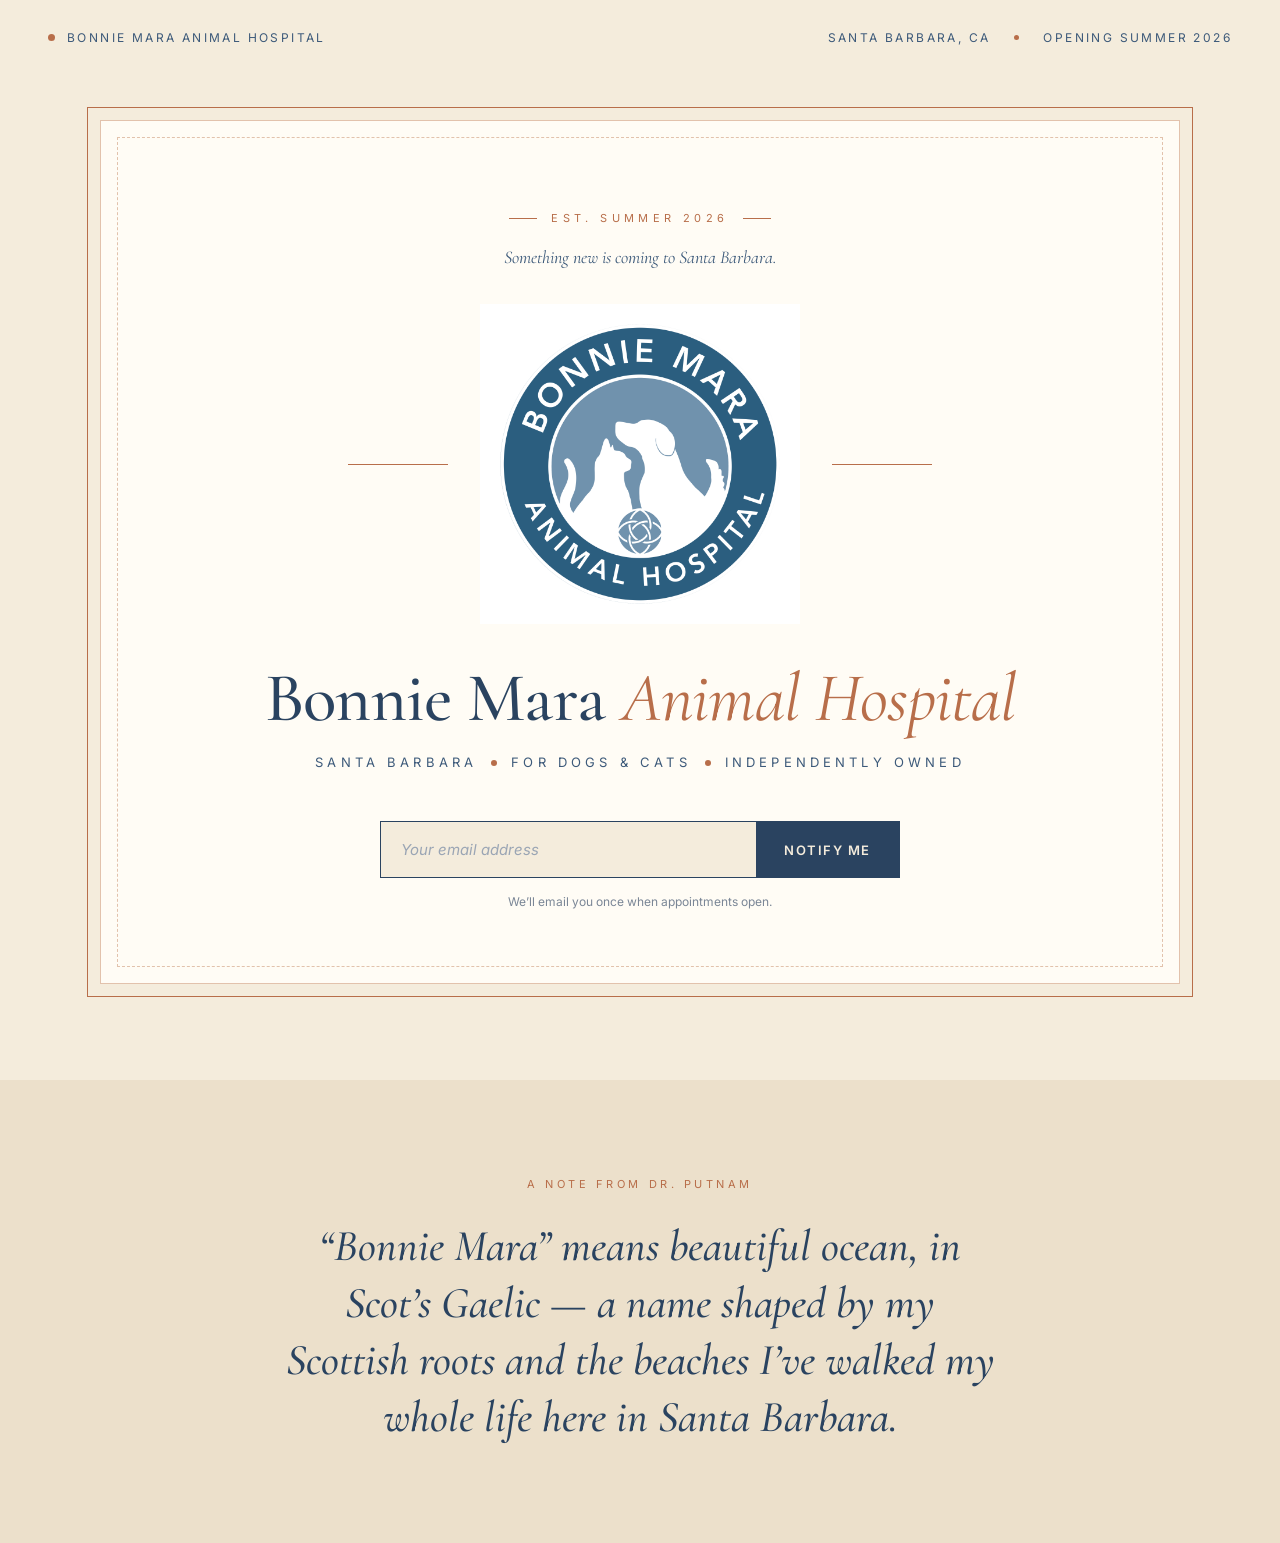
<file: mockups/style-c-seal-front.html>
<!DOCTYPE html>
<html lang="en">
<head>
  <meta charset="UTF-8" />
  <meta name="viewport" content="width=device-width, initial-scale=1.0" />
  <title>Style C — Seal Front · Bonnie Mara Animal Hospital</title>
  <meta name="description" content="Something new is coming to Santa Barbara. Opening Summer 2026." />
  <link rel="preconnect" href="https://fonts.googleapis.com" />
  <link rel="preconnect" href="https://fonts.gstatic.com" crossorigin />
  <link href="https://fonts.googleapis.com/css2?family=Cormorant+Garamond:ital,wght@0,400;0,500;0,600;1,400&family=Inter:wght@400;500;600&display=swap" rel="stylesheet" />
  <style>
    :root {
      --ink: #3D5A7A;
      --ink-deep: #2A4360;
      --sea: #A3BBD2;
      --cream: #F4ECDC;
      --cream-deep: #ECE0CB;
      --brick: #B86E4A;
      --brick-deep: #9A5736;
      --brick-pale: #E2C2AC;
      --serif: 'Cormorant Garamond', Georgia, serif;
      --sans: 'Inter', -apple-system, BlinkMacSystemFont, sans-serif;
    }
    *, *::before, *::after { box-sizing: border-box; }
    html, body { margin: 0; padding: 0; }
    body {
      font-family: var(--sans);
      color: var(--ink-deep);
      background: var(--cream);
      line-height: 1.6;
      -webkit-font-smoothing: antialiased;
    }

    /* --- Top bar --- */
    .topbar {
      position: absolute; top: 0; left: 0; right: 0;
      display: flex; justify-content: space-between; align-items: center;
      padding: 28px 48px;
      z-index: 10;
      font-family: var(--sans);
      font-size: 12px;
      letter-spacing: 0.2em;
      text-transform: uppercase;
      color: var(--ink);
    }
    .topbar .left { display: flex; align-items: center; gap: 12px; }
    .topbar .left .pip { width: 7px; height: 7px; background: var(--brick); border-radius: 50%; }
    .topbar .right { display: flex; align-items: center; gap: 24px; }
    .topbar .dot { width: 5px; height: 5px; background: var(--brick); border-radius: 50%; }

    /* --- Hero with brick deckle frame --- */
    .hero {
      min-height: 100vh;
      padding: 120px 48px 96px;
      display: flex;
      align-items: center;
      justify-content: center;
      position: relative;
    }
    .frame {
      position: relative;
      max-width: 1080px;
      width: 100%;
      background: #FFFCF5;
      padding: 80px 64px 72px;
      text-align: center;
      border: 1px solid var(--brick-pale);
    }
    /* Outer brick "deckle" double-stripe */
    .frame::before,
    .frame::after {
      content: '';
      position: absolute;
      pointer-events: none;
    }
    .frame::before {
      inset: -14px;
      border: 1px solid var(--brick);
    }
    .frame::after {
      inset: 16px;
      border: 1px dashed var(--brick-pale);
    }

    .eyebrow {
      font-family: var(--sans);
      font-size: 11px;
      letter-spacing: 0.4em;
      text-transform: uppercase;
      color: var(--brick);
      margin: 0 0 16px;
      display: inline-flex;
      align-items: center;
      gap: 14px;
    }
    .eyebrow::before,
    .eyebrow::after {
      content: '';
      width: 28px; height: 1px;
      background: var(--brick);
    }

    .stamp {
      font-family: var(--serif);
      font-style: italic;
      font-weight: 400;
      font-size: 18px;
      color: var(--ink);
      margin: 0 0 32px;
    }

    .seal-wrap {
      width: clamp(220px, 28vw, 320px);
      height: clamp(220px, 28vw, 320px);
      margin: 0 auto 40px;
      position: relative;
    }
    .seal-wrap::before,
    .seal-wrap::after {
      content: '';
      position: absolute;
      top: 50%;
      width: clamp(60px, 8vw, 100px);
      height: 1px;
      background: var(--brick);
    }
    .seal-wrap::before { right: 100%; margin-right: 32px; }
    .seal-wrap::after { left: 100%; margin-left: 32px; }
    .seal-wrap img { width: 100%; height: 100%; object-fit: contain; display: block; }

    h1.wordmark {
      font-family: var(--serif);
      font-weight: 500;
      font-size: clamp(40px, 5.4vw, 76px);
      line-height: 1.0;
      letter-spacing: -0.01em;
      color: var(--ink-deep);
      margin: 0 0 16px;
    }
    h1.wordmark em {
      font-style: italic;
      color: var(--brick);
      font-weight: 400;
    }
    .sub {
      font-family: var(--sans);
      font-size: 13px;
      letter-spacing: 0.32em;
      text-transform: uppercase;
      color: var(--ink);
      margin: 0 0 48px;
      display: inline-flex;
      align-items: center;
      gap: 14px;
    }
    .sub .div {
      width: 6px; height: 6px;
      background: var(--brick);
      border-radius: 50%;
    }

    /* Mailing list */
    .ml-form {
      display: flex;
      gap: 0;
      max-width: 520px;
      margin: 0 auto;
      border: 1px solid var(--ink-deep);
      background: var(--cream);
    }
    .ml-form input {
      flex: 1;
      padding: 18px 20px;
      border: 0;
      background: transparent;
      font-family: var(--sans);
      font-size: 15px;
      color: var(--ink-deep);
      outline: none;
    }
    .ml-form input::placeholder { color: #9AA5B4; font-style: italic; }
    .ml-form button {
      padding: 18px 28px;
      background: var(--ink-deep);
      color: var(--cream);
      border: 0;
      font-family: var(--sans);
      font-size: 13px;
      font-weight: 600;
      letter-spacing: 0.12em;
      text-transform: uppercase;
      cursor: pointer;
      transition: background 0.2s ease;
    }
    .ml-form button:hover { background: var(--brick-deep); }

    .ml-foot {
      font-size: 12px;
      color: #7A8696;
      margin: 14px 0 0;
    }

    /* Below the fold */
    .below {
      padding: 96px 48px;
      background: var(--cream-deep);
      text-align: center;
    }
    .below .small {
      font-family: var(--sans);
      font-size: 11px;
      letter-spacing: 0.32em;
      text-transform: uppercase;
      color: var(--brick);
      margin: 0 0 24px;
    }
    .below h2 {
      font-family: var(--serif);
      font-weight: 500;
      font-style: italic;
      font-size: clamp(28px, 3.6vw, 44px);
      line-height: 1.3;
      color: var(--ink-deep);
      max-width: 720px;
      margin: 0 auto;
    }

    @media (max-width: 920px) {
      .topbar { padding: 20px 24px; }
      .topbar .right span:not(.dot) { display: none; }
      .hero { padding: 100px 16px 64px; }
      .frame { padding: 56px 28px 48px; }
      .seal-wrap::before, .seal-wrap::after { display: none; }
      .below { padding: 64px 24px; }
    }
  </style>
</head>
<body>

  <header class="topbar">
    <div class="left">
      <span class="pip"></span>
      <span>Bonnie Mara Animal Hospital</span>
    </div>
    <div class="right">
      <span>Santa Barbara, CA</span>
      <span class="dot"></span>
      <span>Opening Summer 2026</span>
    </div>
  </header>

  <main>
    <section class="hero">
      <div class="frame">
        <p class="eyebrow">Est. Summer 2026</p>
        <p class="stamp">Something new is coming to Santa Barbara.</p>

        <div class="seal-wrap">
          <img src="../assets/logo/logo-page-1.png" alt="Bonnie Mara Animal Hospital seal" />
        </div>

        <h1 class="wordmark">Bonnie Mara <em>Animal Hospital</em></h1>
        <p class="sub">
          <span>Santa Barbara</span>
          <span class="div"></span>
          <span>For dogs &amp; cats</span>
          <span class="div"></span>
          <span>Independently owned</span>
        </p>

        <form class="ml-form" onsubmit="event.preventDefault(); alert('Mailing list signup placeholder — wire to JotForm');">
          <input type="email" placeholder="Your email address" aria-label="Email address" required />
          <button type="submit">Notify me</button>
        </form>
        <p class="ml-foot">We&rsquo;ll email you once when appointments open.</p>
      </div>
    </section>

    <section class="below">
      <p class="small">A note from Dr. Putnam</p>
      <h2>&ldquo;Bonnie Mara&rdquo; means beautiful ocean, in Scot&rsquo;s Gaelic &mdash; a name shaped by my Scottish roots and the beaches I&rsquo;ve walked my whole life here in Santa Barbara.</h2>
    </section>
  </main>

</body>
</html>
</file>
<file: assets/css/site.css>
:root {
      --ink: #3D5A7A;
      --ink-deep: #2A4360;
      --ink-night: #1B2F47;
      --sea: #A3BBD2;
      --sea-pale: #C9D8E6;
      --mist: #EAF0F6;          /* cool sea-mist — replaces warm cream-deep */
      --cream: #F9F5EE;         /* near-white with a hint of warmth — was #F4ECDC */
      --cream-paper: #FFFFFF;   /* clean white for card surfaces */
      --brick: #B86E4A;         /* secondary accent — used sparingly */
      --brick-deep: #9A5736;
      --brick-pale: #E2C2AC;
      --paper-line: #DDE3EA;    /* cool, neutral divider line — was warm tan */
      --muted: #4A5868;
      --quiet: #7A8696;

      --display: 'Outfit', -apple-system, BlinkMacSystemFont, sans-serif;
      --sans: 'Inter', -apple-system, BlinkMacSystemFont, sans-serif;

      --radius: 10px;       /* buttons, inputs, cards */
      --radius-lg: 18px;    /* feature images, larger panels */
    }
    *, *::before, *::after { box-sizing: border-box; }
    html { scroll-behavior: smooth; scroll-padding-top: 90px; }
    html, body { margin: 0; padding: 0; }
    body {
      font-family: var(--sans);
      color: var(--ink-deep);
      background: var(--cream);
      line-height: 1.6;
      -webkit-font-smoothing: antialiased;
      text-rendering: optimizeLegibility;
    }
    img, video, svg { display: block; max-width: 100%; }
    a { color: inherit; }
    button, input { font: inherit; }
    ::selection { background: var(--brick); color: var(--cream); }

    .eyebrow {
      font-family: var(--sans);
      font-size: 11px;
      font-weight: 500;
      letter-spacing: 0.34em;
      text-transform: uppercase;
      color: var(--ink);
      margin: 0 0 24px;
      display: inline-flex;
      align-items: center;
      gap: 14px;
    }
    .eyebrow::before, .eyebrow.both::after {
      content: '';
      width: 28px; height: 1px;
      background: var(--ink);
    }
    .eyebrow.dark { color: var(--sea-pale); }
    .eyebrow.dark::before, .eyebrow.dark::after { background: var(--sea-pale); }

    /* ============================ TOPBAR ============================ */
    .topbar {
      position: fixed; top: 0; left: 0; right: 0;
      display: grid;
      grid-template-columns: 1fr auto 1fr;
      align-items: center;
      padding: 24px 40px;
      z-index: 50;
      font-family: var(--sans);
      font-size: 11px;
      font-weight: 500;
      letter-spacing: 0.24em;
      text-transform: uppercase;
      color: rgba(255,255,255,0.92);
      transition: background 0.35s ease, padding 0.35s ease, box-shadow 0.35s ease;
    }
    .topbar.scrolled {
      background: var(--ink-night);
      padding-top: 14px; padding-bottom: 14px;
      box-shadow: 0 1px 0 rgba(201, 216, 230, 0.16);
    }
    .topbar .seal {
      width: 64px; height: 64px;
      border-radius: 50%;
      background: rgba(255,255,255,0.94);
      overflow: hidden;
      flex-shrink: 0;
      transition: width 0.35s ease, height 0.35s ease;
    }
    .topbar.scrolled .seal { width: 52px; height: 52px; }
    .brand-lockup { justify-self: start; display: flex; align-items: center; gap: 14px; }
    .topbar .seal img { width: 100%; height: 100%; object-fit: contain; }
    .topbar .opening {
      font-size: 10px;
      font-weight: 500;
      letter-spacing: 0.22em;
      line-height: 1.5;
      color: rgba(255, 255, 255, 0.82);
    }
    .topnav { display: flex; align-items: center; gap: 32px; justify-self: center; }
    .topnav a {
      color: rgba(255,255,255,0.82);
      text-decoration: none;
      transition: color 0.2s ease;
    }
    .topnav a:hover { color: #FFFFFF; }
    .topbar .join {
      padding: 11px 22px;
      border: 1px solid rgba(255,255,255,0.55);
      border-radius: var(--radius);
      color: #FFFFFF;
      text-decoration: none;
      transition: background 0.22s ease, color 0.22s ease, border-color 0.22s ease;
    }
    .topbar .join { justify-self: end; }
    .topbar .join:hover { background: #FFFFFF; color: var(--ink-deep); border-color: #FFFFFF; }

    /* ============================ HERO — full video, no band ============================ */
    .hero {
      position: sticky;
      top: 0;
      z-index: 0;
      height: 100vh;
      min-height: 720px;
      background: var(--ink-night);
      color: var(--cream);
      overflow: hidden;
      isolation: isolate;
    }
    /* everything after the hero scrolls up over the pinned hero (tide effect) */
    .scroll-over { position: relative; z-index: 1; }
    /* footer is a <main> sibling now (for the landmark) — keep it above the sticky hero */
    footer.site { position: relative; z-index: 1; }
    .hero-media { position: absolute; inset: 0; z-index: 0; }
    .hero-media img,
    .hero-media video {
      width: 100%; height: 100%;
      object-fit: cover;
    }
    .hero-media img { position: absolute; inset: 0; object-position: center 55%; z-index: 0; }
    .hero-media video { position: absolute; inset: 0; object-position: center 60%; z-index: 1; }
    .hero-scrim {
      position: absolute; inset: 0;
      background:
        linear-gradient(to top,
          rgba(20, 36, 56, 0.78) 0%,
          rgba(20, 36, 56, 0.42) 32%,
          rgba(20, 36, 56, 0.20) 58%,
          rgba(20, 36, 56, 0.46) 100%),
        rgba(20, 36, 56, 0.12);
      z-index: 1;
    }
    .hero-inner {
      position: relative;
      z-index: 3;
      max-width: 1280px;
      margin: 0 auto;
      padding: 0 48px;
      height: 100%;
      display: flex;
      flex-direction: column;
      justify-content: flex-end;
      padding-bottom: clamp(64px, 10vh, 120px);
    }
    .hero-inner .lead-in {
      font-family: var(--sans);
      font-size: 11px;
      font-weight: 500;
      letter-spacing: 0.4em;
      text-transform: uppercase;
      color: rgba(255,255,255,0.84);
      margin: 0 0 28px;
      display: inline-flex;
      align-items: center;
      gap: 14px;
    }
    .hero-inner .lead-in::before {
      content: '';
      width: 40px; height: 1px;
      background: rgba(255,255,255,0.6);
    }
    .hero h1 {
      font-family: var(--display);
      font-weight: 500;
      font-size: clamp(64px, 10vw, 152px);
      line-height: 0.96;
      letter-spacing: -0.03em;
      margin: 0 0 40px;
      color: #FFFFFF;
      max-width: 16ch;
    }
    .hero h1 .light {
      font-weight: 300;
      color: var(--sea-pale);
    }
    .hero-row {
      display: flex;
      align-items: flex-end;
      justify-content: space-between;
      gap: 32px;
      flex-wrap: wrap;
    }
    .hero-row .left {
      font-family: var(--sans);
      font-size: clamp(16px, 1.4vw, 19px);
      font-weight: 400;
      line-height: 1.55;
      color: rgba(255,255,255,0.86);
      max-width: 42ch;
      margin: 0;
    }
    .hero-row .right {
      font-family: var(--sans);
      font-size: 11px;
      font-weight: 500;
      letter-spacing: 0.32em;
      text-transform: uppercase;
      color: rgba(255,255,255,0.78);
      text-align: right;
      line-height: 1.9;
    }
    .hero-row .right .pin {
      color: var(--sea-pale);
      margin-right: 8px;
    }

    /* ============================ NAME STORY (reverted to V1 centered) ============================ */
    .story {
      position: relative;
      background: var(--cream);
      padding: clamp(120px, 18vh, 180px) 48px clamp(96px, 14vh, 140px);
      text-align: center;
    }
    .story-rise { will-change: transform; }
    /* Seal cutout at the top — visual link from hero into paper */
    .story .seal-inset {
      position: absolute;
      top: 0; left: 50%;
      transform: translate(-50%, -50%);
      will-change: transform;
      width: 132px; height: 132px;
      border-radius: 50%;
      overflow: hidden;
      background: var(--cream);
      box-shadow: 0 0 0 1px var(--ink), 0 0 0 14px var(--cream);
    }
    .story .seal-inset img { width: 100%; height: 100%; object-fit: contain; }

    .story h2 {
      font-family: var(--display);
      font-weight: 500;
      font-size: clamp(36px, 4.4vw, 56px);
      line-height: 1.1;
      letter-spacing: -0.02em;
      color: var(--ink-deep);
      max-width: 18ch;
      margin: 0 auto 32px;
    }
    .story h2 .light {
      font-weight: 300;
      color: var(--ink);
      font-style: italic;
    }
    .story-prose {
      max-width: 640px;
      margin: 0 auto;
    }
    .story-prose p {
      font-family: var(--sans);
      font-size: clamp(17px, 1.3vw, 19px);
      line-height: 1.7;
      color: var(--muted);
      margin: 0 0 1.2em;
    }
    .story-prose p:last-child { margin-bottom: 0; }
    .story-prose em { color: var(--ink); font-style: italic; }

    .signature {
      margin-top: 40px;
      font-family: var(--sans);
      font-style: italic;
      font-size: 18px;
      color: var(--ink);
    }
    .signature::before {
      content: '— ';
      color: var(--ink);
      font-style: normal;
    }

    /* Signup inline beneath story */
    .signup {
      max-width: 540px;
      margin: 56px auto 0;
    }
    .signup .label {
      font-family: var(--sans);
      font-size: 11px;
      font-weight: 500;
      letter-spacing: 0.28em;
      text-transform: uppercase;
      color: var(--ink);
      margin: 0 0 16px;
    }
    .ml-form {
      display: flex;
      border: 1px solid var(--ink-deep);
      background: var(--cream-paper);
      border-radius: var(--radius);
      overflow: hidden;
    }
    .ml-form input {
      flex: 1;
      padding: 18px 22px;
      border: 0;
      background: transparent;
      font-family: var(--sans);
      font-size: 15px;
      color: var(--ink-deep);
      outline: none;
    }
    .ml-form input::placeholder { color: var(--quiet); font-style: italic; }
    .ml-form button {
      padding: 18px 30px;
      background: var(--ink-deep);
      color: #FFFFFF;
      border: 0;
      font-family: var(--sans);
      font-size: 12px;
      font-weight: 600;
      letter-spacing: 0.18em;
      text-transform: uppercase;
      cursor: pointer;
      transition: background 0.25s ease;
    }
    .ml-form button:hover { background: var(--ink-night); }
    .ml-foot {
      font-size: 12px;
      color: var(--quiet);
      margin: 14px 0 0;
      font-family: var(--sans);
      font-style: italic;
    }

    /* ============================ EDITORIAL IMAGE BAND — Santa Barbara dog ============================ */
    .image-band {
      position: relative;
      height: clamp(420px, 62vh, 640px);
      overflow: hidden;
      background: var(--ink-night);
    }
    .image-band img {
      position: absolute; inset: 0;
      width: 100%; height: 100%;
      object-fit: cover;
      object-position: center 35%;
    }
    .image-band::after {
      content: '';
      position: absolute; inset: 0;
      background: rgba(27, 47, 71, 0.40);
    }
    .image-band .caption {
      position: relative;
      z-index: 2;
      max-width: 1280px;
      margin: 0 auto;
      padding: 0 48px;
      height: 100%;
      display: flex;
      align-items: flex-end;
      justify-content: space-between;
      padding-bottom: 56px;
      gap: 32px;
    }
    .image-band .caption .line {
      font-family: var(--display);
      font-weight: 400;
      font-size: clamp(20px, 1.8vw, 28px);
      line-height: 1.35;
      color: #FFFFFF;
      max-width: 32ch;
      margin: 0;
    }
    .image-band .caption .credit {
      font-family: var(--sans);
      font-size: 11px;
      font-weight: 500;
      letter-spacing: 0.32em;
      text-transform: uppercase;
      color: rgba(255,255,255,0.8);
      text-align: right;
      line-height: 1.6;
    }
    .image-band .caption .credit .dot { color: var(--sea-pale); margin: 0 6px; }

    /* ============================ BRICK PULL-QUOTE ============================ */
    .quote {
      position: relative;
      padding: clamp(120px, 20vh, 200px) 48px;
      background-color: var(--brick-deep);
      background-image: url('../images/brick-wall.jpg');
      background-size: cover;
      background-position: center 55%;
      color: var(--cream);
      text-align: center;
      isolation: isolate;
    }
    .quote::before {
      content: '';
      position: absolute; inset: 0;
      background:
        linear-gradient(to top,
          rgba(20, 36, 56, 0.78) 0%,
          rgba(20, 36, 56, 0.42) 32%,
          rgba(20, 36, 56, 0.20) 58%,
          rgba(20, 36, 56, 0.46) 100%),
        rgba(20, 36, 56, 0.12);
      z-index: 0;
    }
    .quote-inner {
      position: relative;
      z-index: 1;
      max-width: 1100px;
      margin: 0 auto;
    }
    .quote-text {
      font-family: var(--display);
      font-weight: 400;
      color: #FFFFFF;
      margin: 0;
      max-width: 42ch;
      text-align: left;
      text-shadow: 0 2px 28px rgba(20, 36, 56, 0.55);
    }
    .quote-text .lead {
      display: block;
      font-weight: 600;
      font-size: clamp(40px, 6vw, 84px);
      line-height: 1.02;
      letter-spacing: -0.03em;
      max-width: 14ch;
      margin: 0;
    }
    .quote-text .light {
      display: block;
      font-weight: 300;
      font-size: clamp(20px, 2.4vw, 32px);
      line-height: 1.25;
      letter-spacing: -0.01em;
      color: var(--sea-pale);
      font-style: italic;
      max-width: 38ch;
      margin: 0.6em 0 0;
    }
    .quote-attr {
      font-family: var(--sans);
      font-size: 11px;
      font-weight: 500;
      letter-spacing: 0.4em;
      text-transform: uppercase;
      color: rgba(255,255,255,0.78);
      display: inline-flex;
      align-items: center;
      gap: 16px;
      text-shadow: 0 2px 20px rgba(20, 36, 56, 0.5);
    }
    .quote-attr::before,
    .quote-attr::after {
      content: '';
      width: 32px; height: 1px;
      background: rgba(255,255,255,0.5);
    }

    /* ============================ SERVICES — split: list + image ============================ */
    /* Services + FAQ sit on one shared blue->cream gradient */
    .grad-blue-cream { background: linear-gradient(to bottom, var(--mist) 0%, var(--cream) 100%); }
    .services {
      background: transparent;
      padding: 0;
    }
    .services-grid {
      max-width: 1440px;
      margin: 0 auto;
      display: grid;
      grid-template-columns: 1fr 1fr;
    }
    .services-list-col {
      padding: clamp(96px, 16vh, 160px) clamp(40px, 6vw, 88px) clamp(96px, 16vh, 160px);
    }
    .services-image-col {
      position: relative;
      min-height: 600px;
      overflow: hidden;
      border-radius: var(--radius-lg);
    }
    .services-image-col img {
      position: absolute; inset: 0;
      width: 100%; height: 100%;
      object-fit: cover;
      object-position: 30% 45%;
    }

    .services-head h2 {
      font-family: var(--display);
      font-weight: 500;
      font-size: clamp(36px, 4.4vw, 60px);
      line-height: 1.05;
      letter-spacing: -0.025em;
      color: var(--ink-deep);
      margin: 0 0 24px;
      max-width: 18ch;
    }
    .services-head h2 .light {
      font-weight: 300;
      color: var(--ink);
      font-style: italic;
    }
    .services-head .lede {
      font-family: var(--sans);
      font-size: 17px;
      line-height: 1.6;
      color: var(--muted);
      margin: 0 0 64px;
      max-width: 36ch;
    }

    .services-list {
      list-style: none;
      padding: 0;
      margin: 0;
    }
    .service {
      display: grid;
      grid-template-columns: 36px 1fr;
      column-gap: 24px;
      padding: 28px 0;
      border-top: 1px solid var(--paper-line);
      align-items: baseline;
    }
    .service:last-child { border-bottom: 1px solid var(--paper-line); }
    .service .num {
      font-family: var(--display);
      font-weight: 400;
      font-size: 14px;
      letter-spacing: 0.16em;
      color: var(--ink);
      padding-top: 6px;
    }
    .service h3 {
      font-family: var(--display);
      font-weight: 500;
      font-size: clamp(22px, 2.2vw, 28px);
      line-height: 1.15;
      letter-spacing: -0.01em;
      color: var(--ink-deep);
      margin: 0 0 8px;
    }
    .service p {
      font-family: var(--sans);
      font-size: 15px;
      line-height: 1.6;
      color: var(--muted);
      margin: 0;
      max-width: 48ch;
    }

    /* ============================ Q&A ============================ */
    .qa {
      background: transparent;
      padding: clamp(96px, 16vh, 160px) 0;
    }
    .qa-wrap {
      max-width: 1160px;
      margin: 0 auto;
      padding: 0 48px;
    }
    .qa-head {
      text-align: center;
      margin-bottom: 56px;
    }
    .qa-head .eyebrow {
      display: inline-block;
      padding-bottom: 10px;
      border-bottom: 1px solid var(--ink);
      margin: 0 0 22px;
    }
    .qa-head h2 {
      font-family: var(--display);
      font-weight: 500;
      font-size: clamp(34px, 4.4vw, 56px);
      line-height: 1.04;
      letter-spacing: -0.025em;
      color: var(--ink-deep);
      margin: 0 auto;
      max-width: 20ch;
    }
    .qa-head h2 .light { font-weight: 300; color: var(--ink); font-style: italic; }

    /* accordion */
    .qa-list {
      display: grid;
      grid-template-columns: 1fr 1fr;
      column-gap: 64px;
      border-top: 1px solid var(--paper-line);
      align-content: start;
    }
    .qa-item {
      border-bottom: 1px solid var(--paper-line);
      align-self: start;
    }
    .qa-q {
      width: 100%;
      background: none;
      border: 0;
      cursor: pointer;
      text-align: left;
      display: flex;
      align-items: center;
      justify-content: space-between;
      gap: 28px;
      padding: 26px 2px;
      font-family: var(--display);
      font-weight: 500;
      font-size: clamp(17px, 1.9vw, 21px);
      line-height: 1.32;
      letter-spacing: -0.01em;
      color: var(--ink-deep);
      transition: color .25s ease;
    }
    .qa-q:hover { color: var(--ink); }
    .qa-q:focus-visible { outline: 2px solid var(--ink); outline-offset: 4px; border-radius: 2px; }
    .qa-item.is-open .qa-q { color: var(--ink); }

    .qa-icon {
      flex: none;
      position: relative;
      width: 18px; height: 18px;
      margin-top: 2px;
    }
    .qa-icon::before, .qa-icon::after {
      content: '';
      position: absolute;
      background: var(--ink);
      transition: transform .3s ease, opacity .3s ease;
    }
    .qa-icon::before { top: 50%; left: 0; right: 0; height: 1.5px; transform: translateY(-50%); }
    .qa-icon::after  { left: 50%; top: 0; bottom: 0; width: 1.5px; transform: translateX(-50%); }
    .qa-item.is-open .qa-icon::after { transform: translateX(-50%) scaleY(0); opacity: 0; }

    .qa-a-wrap {
      display: grid;
      grid-template-rows: 0fr;
      transition: grid-template-rows .4s cubic-bezier(.4, 0, .2, 1);
    }
    .qa-item.is-open .qa-a-wrap { grid-template-rows: 1fr; }
    .qa-a { overflow: hidden; min-height: 0; }
    .qa-a-inner {
      padding: 2px 2px 30px;
      max-width: 62ch;
      font-family: var(--sans);
      font-size: 15.5px;
      line-height: 1.65;
      color: var(--muted);
    }
    .qa-a-inner p { margin: 0 0 0.7em; }
    .qa-a-inner p:last-child { margin-bottom: 0; }
    .qa-a-inner a { color: var(--ink-deep); text-decoration: underline; text-decoration-color: var(--sea); text-underline-offset: 3px; }

    /* ============================ CAREERS ============================ */
    .careers {
      background: var(--ink-night);
      color: var(--cream);
      padding: clamp(96px, 16vh, 160px) 48px;
    }
    .careers-wrap {
      max-width: 1240px;
      margin: 0 auto;
    }
    .careers-top {
      display: flex;
      justify-content: space-between;
      align-items: flex-start;
      gap: 32px;
      padding-bottom: 28px;
      border-bottom: 1px solid rgba(201, 216, 230, 0.28);
      margin-bottom: 64px;
      font-family: var(--sans);
      font-size: 11px;
      font-weight: 500;
      letter-spacing: 0.32em;
      text-transform: uppercase;
      color: var(--sea-pale);
    }
    .careers-top .ed { color: rgba(244, 236, 220, 0.72); }

    .careers-grid {
      display: grid;
      grid-template-columns: 5fr 4fr;
      gap: 72px;
      align-items: start;
    }
    .careers-grid h2 {
      font-family: var(--display);
      font-weight: 600;
      font-size: clamp(48px, 7.2vw, 112px);
      line-height: 0.92;
      letter-spacing: -0.035em;
      color: #FFFFFF;
      margin: 0 0 24px;
    }
    .careers-grid h2 .light {
      display: block;
      font-weight: 300;
      color: var(--sea-pale);
      font-style: italic;
      font-size: 0.42em;
      letter-spacing: -0.015em;
      margin-top: 20px;
      line-height: 1.25;
    }
    .careers-grid .right p {
      font-family: var(--sans);
      font-size: 17px;
      line-height: 1.65;
      color: rgba(233, 240, 247, 0.90);
      margin: 0 0 1.2em;
    }
    .careers-grid .right p em { color: var(--sea-pale); font-style: italic; font-weight: 500; }

    .careers-roles {
      margin-top: 56px;
      display: block;
      border-top: 1px solid var(--paper-line);
    }
    .careers-roles .role {
      width: 100%;
      background: transparent;
      border: 0;
      border-bottom: 1px solid var(--paper-line);
      border-radius: 0;
      padding: 26px 6px;
      cursor: pointer;
      display: flex;
      align-items: baseline;
      justify-content: space-between;
      gap: 28px;
      text-align: left;
      transition: padding-left 0.28s ease, color 0.2s ease;
    }
    .careers-roles .role:hover { padding-left: 16px; }
    .careers-roles .role .role-title {
      font-family: var(--display);
      font-weight: 500;
      font-size: clamp(21px, 2.4vw, 30px);
      color: var(--ink-deep);
      line-height: 1.2;
      letter-spacing: -0.012em;
      transition: color 0.2s ease;
    }
    .careers-roles .role:hover .role-title { color: var(--ink); }
    .careers-roles .role .ab {
      flex: none;
      font-family: var(--sans);
      font-weight: 500;
      font-size: 11px;
      letter-spacing: 0.24em;
      text-transform: uppercase;
      color: var(--ink);
      white-space: nowrap;
    }

    .careers-benefits {
      margin: 32px 0 0;
      font-family: var(--sans);
      font-size: 15px;
      line-height: 1.6;
      color: rgba(201, 216, 230, 0.72);
      max-width: 72ch;
    }

    /* careers application form */
    .careers-apply-bar { margin-top: 44px; }
    #apply-toggle.is-open { display: none; }

    .careers-apply {
      margin-top: 44px;
      display: grid;
      grid-template-columns: 1.05fr 0.95fr;
      gap: 56px;
      align-items: stretch;
      opacity: 0;
      transform: translateY(14px);
      transition: opacity 0.45s ease, transform 0.45s ease;
    }
    .careers-apply[hidden] { display: none; }
    .careers-apply.revealed { opacity: 1; transform: none; }
    .careers-form-head {
      font-family: var(--display);
      font-weight: 500;
      font-size: clamp(28px, 3.2vw, 40px);
      line-height: 1.02;
      letter-spacing: -0.02em;
      color: #FFFFFF;
      margin: 0 0 12px;
    }
    .careers-form-sub {
      font-family: var(--sans);
      font-size: 15px;
      line-height: 1.6;
      color: rgba(201, 216, 230, 0.78);
      margin: 0 0 32px;
      max-width: 44ch;
    }
    .careers-apply-image {
      position: relative;
      border-radius: var(--radius-lg);
      overflow: hidden;
      min-height: 100%;
    }
    .careers-apply-image img {
      position: absolute; inset: 0;
      width: 100%; height: 100%;
      object-fit: cover;
      object-position: center;
    }
    .careers-form {
      display: grid;
      grid-template-columns: 1fr 1fr;
      gap: 22px 24px;
    }
    .careers-form .field { display: flex; flex-direction: column; gap: 8px; }
    .careers-form .field-file,
    .careers-form .btn-apply { grid-column: 1 / -1; }
    .careers-form label {
      font-family: var(--sans);
      font-size: 11px;
      font-weight: 600;
      letter-spacing: 0.2em;
      text-transform: uppercase;
      color: var(--sea-pale);
    }
    .careers-form input,
    .careers-form select {
      background: rgba(255, 255, 255, 0.06);
      border: 1px solid rgba(201, 216, 230, 0.3);
      border-radius: var(--radius);
      padding: 14px 16px;
      color: #FFFFFF;
      font-family: var(--sans);
      font-size: 15px;
      width: 100%;
    }
    .careers-form input:focus,
    .careers-form select:focus {
      outline: none;
      border-color: var(--sea-pale);
      background: rgba(255, 255, 255, 0.1);
    }
    .careers-form select option { color: var(--ink-night); }
    .careers-form input[type="file"] { padding: 11px 14px; color: rgba(255, 255, 255, 0.72); }
    .careers-form input[type="file"]::file-selector-button {
      margin-right: 14px;
      padding: 8px 16px;
      border: 1px solid rgba(201, 216, 230, 0.4);
      border-radius: var(--radius);
      background: transparent;
      color: var(--sea-pale);
      font-family: var(--sans);
      font-size: 11px;
      font-weight: 600;
      letter-spacing: 0.18em;
      text-transform: uppercase;
      cursor: pointer;
    }
    .careers-form .btn-apply { justify-self: start; cursor: pointer; margin-top: 6px; }

    .form-sent {
      font-family: var(--sans);
      font-size: 15px;
      line-height: 1.55;
      color: var(--ink-deep);
      margin: 8px 0 0;
    }
    .careers-apply .form-sent,
    .closer-signup .form-sent { color: var(--sea-pale); }
    .btn-apply {
      display: inline-flex;
      align-items: center;
      gap: 14px;
      padding: 18px 36px;
      background: var(--cream);
      color: var(--ink-deep);
      border: 0;
      border-radius: var(--radius);
      font-family: var(--sans);
      font-size: 12px;
      font-weight: 600;
      letter-spacing: 0.18em;
      text-transform: uppercase;
      text-decoration: none;
      transition: background 0.25s ease, transform 0.2s ease;
    }
    .btn-apply:hover {
      background: #FFFFFF;
      transform: translateY(-1px);
    }
    .btn-apply svg { width: 16px; height: 16px; }

    /* ============================ INVITATION — address + signup ============================ */
    .invite {
      background: var(--cream);
      padding: clamp(96px, 16vh, 160px) 0 80px;
    }
    .invite-wrap {
      max-width: 1240px;
      margin: 0 auto;
      padding: 0 48px;
    }
    .invite-top {
      padding-bottom: 56px;
      margin-bottom: 56px;
      border-bottom: 1px solid var(--paper-line);
    }
    .invite-top .eyebrow {
      display: inline-block;
      padding-bottom: 10px;
      border-bottom: 1px solid var(--ink);
      margin: 0 0 22px;
    }
    .invite-top h2 {
      font-family: var(--display);
      font-weight: 500;
      font-size: clamp(40px, 6vw, 88px);
      line-height: 0.96;
      letter-spacing: -0.03em;
      color: var(--ink-deep);
      margin: 0;
      max-width: 16ch;
    }
    .invite-top h2 .light { font-weight: 300; color: var(--ink); font-style: italic; }
    .invite-top .right p {
      font-family: var(--sans);
      font-size: 17px;
      line-height: 1.6;
      color: var(--muted);
      margin: 0;
      max-width: 44ch;
    }

    .invite-card {
      margin-top: 80px;
      display: grid;
      grid-template-columns: 1.4fr 1fr;
      gap: 80px;
      align-items: start;
    }
    /* Standalone contact page: no invite-top above the card, so drop the orphaned top margin */
    .invite.is-page .invite-card { margin-top: 0; }
    .invite.is-page .address > .eyebrow { display: inline-flex; margin: 0 0 26px; }

    /* Contact page: map sits flush against the footer (drop section bottom padding) */
    .invite.is-page { padding-bottom: 0; }

    /* Embedded Google map on the contact page */
    .contact-map {
      /* full-bleed: break out of the centered .invite-wrap to span the viewport */
      margin: clamp(48px, 7vh, 88px) calc(50% - 50vw) 0;
      width: auto;
    }
    .contact-map iframe {
      display: block;
      width: 100%;
      height: clamp(360px, 52vh, 560px);
      border: 0;
      border-radius: 0;
    }

    /* Contact page: balanced address | message-form layout */
    .invite.is-page .invite-card {
      margin-top: 0;
      grid-template-columns: 1fr 1fr;
      gap: clamp(40px, 5vw, 72px);
    }
    .address .tel-link {
      color: var(--ink-deep);
      text-decoration: none;
      border-bottom: 1px solid var(--paper-line);
      transition: border-color 0.2s ease, color 0.2s ease;
    }
    .address .tel-link:hover,
    .address .tel-link:focus-visible { color: var(--ink); border-color: var(--ink); }

    /* Contact page: "Send us a message" form card — dark ink card on the cream section */
    .contact-form-col {
      background: var(--ink-deep);
      border-radius: var(--radius-lg);
      padding: clamp(28px, 3vw, 40px);
      color: var(--cream);
    }
    .contact-form-col h2 {
      font-family: var(--display);
      font-weight: 500;
      font-size: clamp(26px, 2.6vw, 34px);
      line-height: 1.05;
      letter-spacing: -0.02em;
      color: #FFFFFF;
      margin: 0 0 10px;
    }
    .contact-form-col h2 .light { font-weight: 300; color: var(--sea-pale); font-style: italic; }
    .contact-form-sub {
      font-family: var(--sans);
      font-size: 15px;
      line-height: 1.6;
      color: rgba(201, 216, 230, 0.82);
      margin: 0 0 26px;
      max-width: 46ch;
    }
    .contact-form { display: grid; grid-template-columns: 1fr 1fr; gap: 18px 20px; }
    .contact-form .field { display: flex; flex-direction: column; gap: 8px; }
    .contact-form .field-wide,
    .contact-form .btn-apply { grid-column: 1 / -1; }
    .contact-form label {
      font-family: var(--sans);
      font-size: 11px;
      font-weight: 600;
      letter-spacing: 0.2em;
      text-transform: uppercase;
      color: var(--sea-pale);
    }
    .contact-form input,
    .contact-form textarea {
      background: rgba(255, 255, 255, 0.06);
      border: 1px solid rgba(201, 216, 230, 0.3);
      border-radius: var(--radius);
      padding: 14px 16px;
      color: #FFFFFF;
      font-family: var(--sans);
      font-size: 15px;
      width: 100%;
    }
    .contact-form textarea { resize: vertical; min-height: 120px; line-height: 1.5; }
    .contact-form input::placeholder,
    .contact-form textarea::placeholder { color: rgba(201, 216, 230, 0.6); }
    .contact-form input:focus,
    .contact-form textarea:focus { outline: none; border-color: var(--sea-pale); background: rgba(255, 255, 255, 0.1); }
    .contact-form .btn-apply {
      background: var(--sea);
      color: var(--ink-deep);
      justify-self: start;
      cursor: pointer;
      margin-top: 4px;
    }
    .contact-form .btn-apply:hover { background: var(--sea-pale); }
    .contact-form-col .form-sent { color: var(--sea-pale); }

    @media (max-width: 920px) {
      .invite.is-page .invite-card { grid-template-columns: 1fr; }
    }
    @media (max-width: 540px) {
      .contact-form { grid-template-columns: 1fr; }
    }
    .address .line1 {
      font-family: var(--display);
      font-weight: 500;
      font-size: clamp(36px, 4.4vw, 56px);
      line-height: 1.05;
      letter-spacing: -0.025em;
      color: var(--ink-deep);
      margin: 0 0 6px;
    }
    .address .line2 {
      font-family: var(--display);
      font-weight: 300;
      font-size: clamp(20px, 1.8vw, 26px);
      color: var(--ink);
      margin: 0 0 14px;
      letter-spacing: -0.015em;
      font-style: italic;
    }
    /* Address → Google Maps directions link (contact card) */
    .address .addr-link {
      display: block;
      text-decoration: none;
      color: inherit;
      margin: 0 0 36px;
    }
    .address .addr-link .line2 { margin-bottom: 14px; }
    .address .addr-link .directions {
      font-family: var(--sans);
      font-size: 12px;
      font-weight: 600;
      letter-spacing: 0.14em;
      text-transform: uppercase;
      color: var(--ink);
      transition: color .2s ease, transform .2s ease;
    }
    .address .addr-link:hover .line1,
    .address .addr-link:focus-visible .line1 { color: var(--ink); }
    .address .addr-link:hover .directions,
    .address .addr-link:focus-visible .directions { color: var(--ink-deep); }
    /* Address → Google Maps directions link (hero) */
    .hero-row .right .addr-link {
      color: inherit;
      text-decoration: underline;
      text-underline-offset: 3px;
      text-decoration-thickness: 1px;
      text-decoration-color: rgba(255, 255, 255, 0.35);
      transition: text-decoration-color .2s ease, color .2s ease;
    }
    .hero-row .right .addr-link:hover,
    .hero-row .right .addr-link:focus-visible {
      color: var(--sea-pale);
      text-decoration-color: var(--sea-pale);
    }
    .address-grid {
      display: grid;
      grid-template-columns: repeat(2, auto);
      column-gap: 48px;
      row-gap: 24px;
      padding-top: 32px;
      border-top: 1px solid var(--paper-line);
    }
    .address-grid .k {
      font-family: var(--sans);
      font-size: 10px;
      font-weight: 500;
      letter-spacing: 0.32em;
      text-transform: uppercase;
      color: var(--ink);
      margin: 0 0 8px;
    }
    .address-grid .v {
      font-family: var(--sans);
      font-size: 16px;
      color: var(--ink-deep);
      line-height: 1.5;
      margin: 0;
    }

    .closer-signup {
      padding: 36px 36px 40px;
      background: var(--ink-deep);
      color: var(--cream);
      border-radius: var(--radius-lg);
    }
    .closer-signup .small {
      font-family: var(--sans);
      font-size: 11px;
      font-weight: 500;
      letter-spacing: 0.32em;
      text-transform: uppercase;
      color: var(--sea-pale);
      margin: 0 0 16px;
    }
    .closer-signup h3,
    .closer-signup h2 {
      font-family: var(--display);
      font-weight: 500;
      font-size: clamp(24px, 2.4vw, 30px);
      line-height: 1.2;
      letter-spacing: -0.015em;
      color: #FFFFFF;
      margin: 0 0 24px;
    }
    .closer-signup h3 .light,
    .closer-signup h2 .light { font-weight: 300; color: var(--sea-pale); font-style: italic; }
    .closer-signup form { display: flex; flex-direction: column; gap: 10px; }
    .closer-signup input {
      padding: 14px 16px;
      border: 1px solid rgba(201, 216, 230, 0.4);
      border-radius: var(--radius);
      background: transparent;
      color: #FFFFFF;
      font-family: var(--sans);
      font-size: 14px;
      outline: none;
    }
    .closer-signup input::placeholder { color: rgba(244, 236, 220, 0.55); font-style: italic; }
    .closer-signup button {
      padding: 14px 16px;
      background: var(--sea);
      color: var(--ink-deep);
      border: 0;
      border-radius: var(--radius);
      font-family: var(--sans);
      font-size: 12px;
      font-weight: 600;
      letter-spacing: 0.18em;
      text-transform: uppercase;
      cursor: pointer;
      transition: background 0.25s ease;
    }
    .closer-signup button:hover { background: var(--sea-pale); }
    .closer-signup .fine {
      font-family: var(--sans);
      font-style: italic;
      font-size: 13px;
      color: rgba(244, 236, 220, 0.82);
      margin: 14px 0 0;
    }

    /* ============================ FOOTER ============================ */
    footer.site {
      background: var(--ink-night);
      color: var(--cream);
      padding: 72px 48px 32px;
    }
    footer.site .wrap {
      max-width: 1240px;
      margin: 0 auto;
      display: grid;
      grid-template-columns: 1.7fr 1fr 1.15fr 1.3fr;
      gap: 56px;
      align-items: start;
      padding-bottom: 44px;
      border-bottom: 1px solid rgba(201, 216, 230, 0.18);
    }

    /* Brand column */
    footer.site .foot-brand { max-width: 360px; }
    footer.site .brand { display: flex; align-items: center; gap: 16px; }
    footer.site .seal {
      width: 72px; height: 72px;
      border-radius: 50%;
      background: var(--cream);
      overflow: hidden;
      flex-shrink: 0;
    }
    footer.site .seal img { width: 100%; height: 100%; object-fit: contain; }
    footer.site .brand .name {
      font-family: var(--display);
      font-size: 17px;
      font-weight: 500;
      color: #FFFFFF;
      line-height: 1.15;
      letter-spacing: -0.005em;
    }
    footer.site .brand .footer-opening {
      font-family: var(--sans);
      font-size: 11px;
      font-weight: 500;
      letter-spacing: 0.22em;
      text-transform: uppercase;
      color: var(--sea-pale);
      margin-top: 6px;
    }
    footer.site .foot-tagline {
      font-family: var(--sans);
      font-size: 14px;
      line-height: 1.65;
      color: rgba(201, 216, 230, 0.82);
      margin: 22px 0 20px;
    }

    /* Column heads */
    footer.site .foot-head {
      font-family: var(--sans);
      font-size: 11px;
      font-weight: 600;
      letter-spacing: 0.22em;
      text-transform: uppercase;
      color: var(--sea-pale);
      margin: 0 0 18px;
    }

    /* Link + info lists */
    footer.site .foot-col ul {
      list-style: none;
      margin: 0; padding: 0;
      display: flex;
      flex-direction: column;
      gap: 13px;
    }
    footer.site .foot-col a {
      color: rgba(201, 216, 230, 0.82);
      text-decoration: none;
      font-family: var(--sans);
      font-size: 14px;
      transition: color 0.2s ease;
    }
    footer.site .foot-col a:hover { color: #FFFFFF; }

    footer.site .foot-info li {
      display: flex;
      gap: 12px;
      align-items: flex-start;
      font-family: var(--sans);
      font-size: 14px;
      line-height: 1.5;
      color: rgba(201, 216, 230, 0.82);
    }
    footer.site .foot-info svg {
      width: 17px; height: 17px;
      flex-shrink: 0;
      margin-top: 2px;
      color: var(--sea);
    }
    footer.site .foot-info .lbl {
      display: block;
      font-size: 10px;
      letter-spacing: 0.2em;
      text-transform: uppercase;
      color: rgba(201, 216, 230, 0.5);
      margin-bottom: 3px;
    }

    /* Bottom legal bar */
    footer.site .bottom {
      max-width: 1240px;
      margin: 24px auto 0;
      display: flex;
      justify-content: space-between;
      align-items: center;
      gap: 16px;
      font-family: var(--sans);
      font-size: 11px;
      font-weight: 500;
      letter-spacing: 0.12em;
      text-transform: uppercase;
      color: rgba(201, 216, 230, 0.8);
    }
    footer.site .bottom .credit {
      font-family: var(--sans);
      font-style: italic;
      font-weight: 400;
      font-size: 13px;
      letter-spacing: 0;
      text-transform: none;
    }
    footer.site .bottom .credit a {
      color: inherit;
      text-decoration: underline;
      text-underline-offset: 2px;
      text-decoration-thickness: 1px;
      text-decoration-color: rgba(201, 216, 230, 0.4);
      transition: color .2s ease, text-decoration-color .2s ease;
    }
    footer.site .bottom .credit a:hover {
      color: var(--sea-pale);
      text-decoration-color: var(--sea-pale);
    }

    /* ============================ Reveal ============================ */
    .reveal {
      opacity: 0;
      transform: translateY(28px);
      transition: opacity 1s cubic-bezier(0.2, 0.8, 0.2, 1), transform 1s cubic-bezier(0.2, 0.8, 0.2, 1);
    }
    .reveal.in { opacity: 1; transform: translateY(0); }

    @media (prefers-reduced-motion: reduce) {
      .hero video { display: none; }
      .reveal { opacity: 1; transform: none; transition: none; }
      html { scroll-behavior: auto; }
    }

    /* ============================ Mobile ============================ */
    @media (max-width: 920px) {
      .topbar { padding: 18px 22px; }
      .topbar.scrolled { padding: 12px 22px; }
      .topnav { display: none; }
      .topbar .opening { display: none; }
      .hero-inner { padding: 0 24px clamp(40px, 8vh, 80px); }
      .hero h1 { font-size: clamp(48px, 14vw, 80px); max-width: 14ch; }
      .hero-row .right { text-align: left; }

      .quote { background-size: cover; background-position: 50% 56%; }

      .story { padding: 96px 24px 80px; }
      .story .seal-inset { width: 104px; height: 104px; }

      .image-band, .quiet { height: clamp(320px, 52vh, 480px); }
      .image-band .caption { flex-direction: column; align-items: flex-start; padding: 0 24px 40px; }
      .image-band .caption .credit { text-align: left; }

      .quote { padding: 80px 24px; }

      .services-grid { grid-template-columns: 1fr; }
      .services-list-col { padding: 80px 24px; }
      .services-image-col { min-height: 420px; order: -1; }

      .qa-wrap { padding: 0 24px; }
      .qa-list { grid-template-columns: 1fr; column-gap: 0; }
      .qa-q { padding: 22px 2px; }

      .careers { padding: 80px 24px; }
      .careers-grid { grid-template-columns: 1fr; gap: 40px; }
      .careers-roles { grid-template-columns: 1fr; gap: 14px; }
      .careers-apply { grid-template-columns: 1fr; gap: 32px; }
      .careers-form { grid-template-columns: 1fr; }
      .careers-apply-image { min-height: 320px; order: -1; }

      .invite-wrap { padding: 0 24px; }
      .invite-top, .invite-card { grid-template-columns: 1fr; gap: 32px; }
      .invite-top { padding-bottom: 48px; }
      .invite-card { margin-top: 48px; }
      .address-grid { grid-template-columns: 1fr; column-gap: 0; }

      footer.site { padding: 56px 24px 28px; }
      footer.site .wrap { grid-template-columns: 1fr 1fr; gap: 36px 40px; }
      footer.site .foot-brand { grid-column: 1 / -1; max-width: 480px; }
      footer.site .bottom { flex-direction: column; align-items: flex-start; gap: 8px; }
    }

    /* Footer: single column on small phones */
    @media (max-width: 560px) {
      footer.site .wrap { grid-template-columns: 1fr; gap: 36px; }
      footer.site .foot-brand { grid-column: auto; }
    }

    /* ===== Small phones (<=400px): stack inline pairs that crowd ===== */
    @media (max-width: 400px) {
      /* Mailing-list signup: stack email input above a full-width button
         (was inline; the button got clipped by .ml-form overflow:hidden) */
      .ml-form { flex-direction: column; }
      .ml-form input { width: 100%; }
      .ml-form button {
        width: 100%;
        padding: 16px 22px;
        border-top: 1px solid var(--ink-deep);
      }

      /* Careers role rows: stack the title above its badge so the
         nowrap badge stops running off the right edge */
      .careers-roles .role { flex-direction: column; align-items: flex-start; gap: 8px; }
      .careers-roles .role .ab { white-space: normal; }
    }
/* ===== Dedicated careers page (careers.html) ===== */
.careers.is-page { padding-top: clamp(80px, 12vh, 130px); }
.careers.is-page .careers-grid h2 { font-size: clamp(38px, 5vw, 68px); }
.careers.is-page .careers-grid h2 .light { display: inline; font-size: 1em; }

/* ===== Hiring teaser band (splash -> links to careers.html) ===== */
.hiring-teaser {
  position: relative;
  isolation: isolate;
  overflow: hidden;
  background-color: var(--ink-night);
  background-image: url('../images/hiring-teaser.jpg');
  background-size: cover;
  background-position: center 40%;
  color: #FFFFFF;
  padding: clamp(96px, 15vh, 150px) 48px;
}
.hiring-teaser::before {
  content: '';
  position: absolute; inset: 0;
  background: rgba(20, 36, 56, 0.74);
  z-index: 0;
}
.hiring-teaser-wrap { position: relative; z-index: 1; max-width: 1100px; margin: 0 auto; text-align: center; }
.hiring-teaser .eyebrow { display: inline-block; padding-bottom: 10px; margin: 0 0 22px; border-bottom: 1px solid rgba(201, 216, 230, 0.45); color: var(--sea-pale); }
.hiring-teaser h2 { font-family: var(--display); font-weight: 500; font-size: clamp(36px, 5vw, 64px); line-height: 1.0; letter-spacing: -0.025em; color: #FFFFFF; margin: 0 auto 18px; }
.hiring-teaser h2 .light { font-weight: 300; font-style: italic; color: var(--sea-pale); }
.hiring-teaser .lede { font-family: var(--sans); font-size: 17px; line-height: 1.6; color: rgba(201, 216, 230, 0.82); max-width: 56ch; margin: 0 auto 36px; }

/* ===== Careers page = LIGHT content theme (navy header + footer bookend it) ===== */
.careers.is-page { background: linear-gradient(to bottom, var(--mist) 0%, var(--cream) 100%); color: var(--ink-deep); }
.careers.is-page .careers-top { color: var(--ink); border-bottom-color: var(--paper-line); }
.careers.is-page .careers-grid h2 { color: var(--ink-deep); }
.careers.is-page .careers-grid .right p { color: var(--muted); }
.careers.is-page .careers-grid .right p em { color: var(--ink); }
.careers.is-page .careers-roles .role { border-bottom-color: var(--paper-line); }
.careers.is-page .careers-benefits { color: var(--muted); }
.careers.is-page .careers-form-head { color: var(--ink-deep); }
.careers.is-page .careers-form-sub { color: var(--muted); }
.careers.is-page .careers-form label { color: var(--ink); }
.careers.is-page .careers-form input,
.careers.is-page .careers-form select { background: var(--cream-paper); border-color: var(--paper-line); color: var(--ink-deep); }
.careers.is-page .careers-form input::placeholder { color: var(--quiet); }
.careers.is-page .careers-form input:focus,
.careers.is-page .careers-form select:focus { border-color: var(--ink); background: var(--cream-paper); }
.careers.is-page .careers-form input[type="file"] { color: var(--muted); }
.careers.is-page .careers-form input[type="file"]::file-selector-button { border-color: var(--paper-line); color: var(--ink); }
.careers.is-page .btn-apply { background: var(--ink-deep); color: #FFFFFF; }
.careers.is-page .btn-apply:hover { background: var(--ink-night); }
.careers.is-page .form-sent { color: var(--ink-deep); }

/* ===== Careers page hero + emotional pull-quote ===== */
.careers-hero {
  position: relative;
  min-height: 80vh;
  display: flex;
  align-items: flex-end;
  overflow: hidden;
  background: var(--ink-night);
  color: #FFFFFF;
  isolation: isolate;
}
.careers-hero-media { position: absolute; inset: 0; z-index: 0; }
.careers-hero-media img,
.careers-hero-media video {
  position: absolute; inset: 0;
  width: 100%; height: 100%;
  object-fit: cover;
  object-position: center 38%;
}
.careers-hero-media img { z-index: 0; }
.careers-hero-media video { z-index: 1; }
@media (prefers-reduced-motion: reduce) {
  .careers-hero-media video { display: none; }
}
.careers-hero .scrim {
  position: absolute; inset: 0;
  background:
    linear-gradient(to top, rgba(20, 36, 56, 0.84) 0%, rgba(20, 36, 56, 0.34) 46%, rgba(20, 36, 56, 0.34) 100%),
    rgba(20, 36, 56, 0.08);
  z-index: 1;
}
.careers-hero .inner {
  position: relative; z-index: 2;
  width: 100%;
  max-width: 1240px;
  margin: 0 auto;
  padding: 0 48px clamp(56px, 9vh, 110px);
}
.careers-hero .eyebrow { margin: 0 0 24px; color: rgba(255, 255, 255, 0.92); }
.careers-hero .eyebrow::before, .careers-hero .eyebrow::after { background: rgba(255, 255, 255, 0.55); }
.careers-hero h1 {
  font-family: var(--display);
  font-weight: 500;
  font-size: clamp(46px, 7.4vw, 108px);
  line-height: 0.96;
  letter-spacing: -0.035em;
  color: #FFFFFF;
  margin: 0;
  max-width: 15ch;
  text-shadow: 0 2px 30px rgba(20, 36, 56, 0.4);
}
.careers-hero h1 .light { font-weight: 300; font-style: italic; color: var(--sea-pale); }

.careers-perks {
  margin: clamp(72px, 11vh, 120px) auto 0;
  max-width: 780px;
  text-align: center;
}
.careers.is-page .careers-quote {
  font-family: var(--display);
  font-weight: 500;
  font-size: clamp(28px, 4vw, 50px);
  line-height: 1.12;
  letter-spacing: -0.02em;
  color: var(--ink-deep);
  text-align: center;
  max-width: 22ch;
  margin: 0 auto 20px;
}
.careers.is-page .careers-quote .light { font-weight: 300; font-style: italic; color: var(--ink); }
.careers.is-page .careers-perks .careers-benefits {
  margin: 0 auto;
  max-width: 58ch;
  text-align: center;
}

@media (max-width: 920px) {
  .careers-hero { min-height: 72vh; }
  .careers-hero .inner { padding: 0 24px clamp(40px, 7vh, 72px); }
}

/* ============================================================
   Skip link + global focus ring (a11y baseline — all pages)
   ============================================================ */
.skip-link {
  position: fixed;
  top: 12px;
  left: 12px;
  z-index: 200;
  transform: translateY(-160%);
  background: var(--ink-deep);
  color: #FFFFFF;
  padding: 12px 18px;
  border-radius: var(--radius);
  font-family: var(--sans);
  font-size: 14px;
  font-weight: 600;
  text-decoration: none;
  transition: transform 0.18s ease;
}
.skip-link:focus {
  transform: translateY(0);
  outline: 2px solid var(--sea-pale);
  outline-offset: 2px;
}

a:focus-visible,
button:focus-visible,
input:focus-visible,
textarea:focus-visible,
select:focus-visible,
[tabindex]:focus-visible {
  outline: 2px solid var(--ink-deep);
  outline-offset: 3px;
  border-radius: 3px;
}
.topbar a:focus-visible,
.topbar .join:focus-visible,
footer.site a:focus-visible,
.svc-cta a:focus-visible,
.careers-hero a:focus-visible {
  outline-color: var(--sea-pale);
}

/* ============================================================
   Service pages (wellness.html and future service pages)
   ============================================================ */
.service-hero { min-height: clamp(440px, 64vh, 640px); }
/* Lift the hero title so the overlap card has room beneath it */
.service-hero .inner { padding-bottom: clamp(140px, 20vh, 230px); }

.svc-wrap { max-width: 1180px; margin: 0 auto; padding: 0 48px; }

/* Intro = a cream card that overlaps up into the bottom of the hero */
.svc-intro { background: var(--cream); padding: 0 0 clamp(96px, 14vh, 180px); }
.svc-intro .svc-wrap { max-width: 1440px; padding: 0 clamp(40px, 6vw, 88px); }
.svc-intro-card {
  position: relative;
  z-index: 3;
  margin-top: clamp(-112px, -10vh, -66px);
  max-width: 880px;
  background: var(--cream-paper);
  border: 1px solid var(--paper-line);
  border-radius: var(--radius-lg);
  padding: clamp(34px, 4.5vw, 60px) clamp(30px, 4.5vw, 66px);
  box-shadow: 0 34px 90px rgba(20, 36, 56, 0.20);
}
.svc-intro .eyebrow { margin: 0 0 20px; }
.svc-intro .lead {
  font-family: var(--display);
  font-weight: 400;
  font-size: clamp(24px, 2.9vw, 38px);
  line-height: 1.26;
  letter-spacing: -0.02em;
  color: var(--ink-deep);
  max-width: 30ch;
  margin: 0;
  text-wrap: balance;
}
.svc-intro .lead .light { font-weight: 300; font-style: italic; color: var(--ink); }
@media (max-width: 720px) {
  .svc-intro-card { margin-top: clamp(-67px, -8vh, -39px); padding: clamp(28px, 7vw, 40px); }
}

/* Gentle load/scroll stagger (only active when .reveal is animating;
   under prefers-reduced-motion .reveal is forced still, so these no-op). */
.careers-hero .inner > *.reveal { transition-delay: 70ms; }
.careers-hero .inner > *:first-child.reveal { transition-delay: 0ms; }
.svc-intro .svc-wrap > *:nth-child(2).reveal { transition-delay: 100ms; }
.svc-split-list li:nth-child(2).reveal { transition-delay: 90ms; }
.svc-darklist li:nth-child(2).reveal { transition-delay: 70ms; }
.svc-darklist li:nth-child(3).reveal { transition-delay: 140ms; }
.svc-darklist li:nth-child(4).reveal { transition-delay: 210ms; }
.svc-darklist li:nth-child(5).reveal { transition-delay: 280ms; }
/* Dentistry treatment-journey ("Our approach") — each step reveals as its own beat */
.dn-step:nth-child(2).reveal { transition-delay: 90ms; }
.dn-step:nth-child(3).reveal { transition-delay: 180ms; }
.dn-step:nth-child(4).reveal { transition-delay: 270ms; }

.svc-section { background: var(--cream); padding: clamp(36px, 6vh, 64px) 0 clamp(72px, 11vh, 130px); }
.svc-block {
  display: grid;
  grid-template-columns: 0.7fr 1.5fr;
  gap: clamp(28px, 5vw, 80px);
  padding: clamp(40px, 6vh, 68px) 0;
  border-top: 1px solid var(--paper-line);
}
.svc-block:first-child { border-top: 0; }
.svc-head { align-self: start; }
@media (min-width: 921px) { .svc-head { position: sticky; top: 104px; } }
.svc-head .num {
  display: block;
  font-family: var(--sans);
  font-size: 13px;
  font-weight: 600;
  letter-spacing: 0.2em;
  color: var(--sea);
  margin-bottom: 14px;
}
.svc-head h2 {
  font-family: var(--display);
  font-weight: 500;
  font-size: clamp(28px, 3.4vw, 44px);
  line-height: 1.0;
  letter-spacing: -0.025em;
  color: var(--ink-deep);
  margin: 0;
  max-width: 12ch;
}
.svc-body > p {
  font-family: var(--sans);
  font-size: 17px;
  line-height: 1.7;
  color: var(--muted);
  margin: 0 0 18px;
  max-width: 64ch;
}
.svc-body > p:last-child { margin-bottom: 0; }
.svc-list-lead { font-weight: 500; color: var(--ink-deep); margin-bottom: 12px; }

/* Vaccine cards */
.vax-grid { display: grid; grid-template-columns: 1fr 1fr; gap: 20px; margin: 26px 0 0; }
.vax-card {
  background: var(--cream-paper);
  border: 1px solid var(--paper-line);
  border-radius: var(--radius-lg);
  padding: 26px 28px;
}
.vax-card h3 {
  font-family: var(--display);
  font-weight: 500;
  font-size: 21px;
  letter-spacing: -0.01em;
  color: var(--ink-deep);
  margin: 0 0 6px;
}
.vax-lead { font-family: var(--sans); font-size: 14px; color: var(--quiet); margin: 0 0 14px; }
.vax-card ul { list-style: none; margin: 0; padding: 0; }
.vax-card li {
  position: relative;
  font-family: var(--sans);
  font-size: 15px;
  line-height: 1.45;
  color: var(--ink-deep);
  padding: 9px 0 9px 20px;
  border-top: 1px solid var(--paper-line);
}
.vax-card li:first-child { border-top: 0; }
.vax-card li::before {
  content: '';
  position: absolute;
  left: 2px;
  top: 16px;
  width: 6px;
  height: 6px;
  border-radius: 50%;
  background: var(--sea);
}

/* Titers callout */
.svc-note {
  margin-top: 28px;
  background: none;
  border: none;
  border-top: 1px solid var(--paper-line);
  border-radius: 0;
  padding: 26px 0 0;
}
.svc-note h3 {
  font-family: var(--display);
  font-weight: 500;
  font-size: 19px;
  color: var(--ink-deep);
  margin: 0 0 8px;
}
.svc-note p { font-family: var(--sans); font-size: 15px; line-height: 1.65; color: var(--muted); margin: 0; }

/* Check lists (parasite prevention, wellness diagnostics) */
.svc-list {
  list-style: none;
  margin: 14px 0 0;
  padding: 0;
  display: grid;
  grid-template-columns: 1fr 1fr;
  gap: 11px 32px;
}
.svc-list li {
  position: relative;
  font-family: var(--sans);
  font-size: 16px;
  line-height: 1.4;
  color: var(--ink-deep);
  padding-left: 22px;
}
/* dash marker to match the diagnostics X-ray reasons list */
.svc-list li::before {
  content: '';
  position: absolute;
  left: 0;
  top: 0.62em;
  width: 11px;
  height: 1px;
  background: var(--ink);
}

/* Closing CTA band */
.svc-cta {
  position: relative;
  isolation: isolate;
  overflow: hidden;
  background-color: var(--ink-night);
  background-image: linear-gradient(180deg, var(--ink-deep) 0%, var(--ink-night) 100%);
  background-size: cover;
  background-position: center 38%;
  color: var(--cream);
  text-align: center;
  padding: clamp(72px, 13vh, 150px) 48px;
}
.svc-cta::before {
  content: '';
  position: absolute; inset: 0;
  background: rgba(20, 36, 56, 0.74);
  z-index: 0;
}
.svc-cta .svc-wrap { position: relative; z-index: 1; }
.svc-cta .eyebrow { color: rgba(255, 255, 255, 0.85); margin: 0 0 22px; }
.svc-cta .eyebrow::before, .svc-cta .eyebrow.both::after { background: rgba(255, 255, 255, 0.5); }
.svc-cta h2 {
  font-family: var(--display);
  font-weight: 500;
  font-size: clamp(36px, 6vw, 80px);
  line-height: 0.98;
  letter-spacing: -0.03em;
  color: #FFFFFF;
  margin: 0 0 36px;
}
.svc-cta h2 .light { font-weight: 300; font-style: italic; color: var(--sea-pale); }
.svc-cta .btn-apply { background: var(--sea); color: var(--ink-deep); }
.svc-cta .btn-apply:hover { background: var(--sea-pale); }

@media (max-width: 920px) {
  .svc-wrap { padding: 0 24px; }
  .svc-intro .lead { max-width: none; }
  .svc-block { grid-template-columns: 1fr; gap: 18px; }
  .svc-head h2 { max-width: none; }
  .vax-grid { grid-template-columns: 1fr; }
  .svc-list { grid-template-columns: 1fr; }
}

/* ============================================================
   Primary nav v2 — dropdown menus + mobile hamburger
   ============================================================ */
.nav-list { list-style: none; display: flex; align-items: center; gap: 30px; margin: 0; padding: 0; }
.nav-list > li { position: relative; display: flex; align-items: center; }
.nav-list a,
.nav-trigger {
  color: rgba(255, 255, 255, 0.82);
  text-decoration: none;
  background: none;
  border: 0;
  cursor: pointer;
  font-family: var(--sans);
  font-size: 11px;
  font-weight: 500;
  letter-spacing: 0.24em;
  text-transform: uppercase;
  display: inline-flex;
  align-items: center;
  gap: 7px;
  padding: 0;
}
.nav-list a:hover,
.nav-trigger:hover,
.nav-trigger[aria-expanded="true"] { color: #FFFFFF; }
.nav-trigger .caret { width: 9px; height: 6px; transition: transform 0.22s ease; }
.has-menu.open .nav-trigger .caret { transform: rotate(180deg); }

/* Static (non-clickable) nav labels — Home, Team (dead page). Keep nav styling, drop interaction. */
.nav-dead { pointer-events: none; cursor: default; }

.nav-menu {
  position: absolute;
  top: calc(100% + 16px);
  left: 50%;
  transform: translateX(-50%) translateY(-6px);
  min-width: 248px;
  list-style: none;
  margin: 0;
  padding: 10px;
  background: var(--cream-paper);
  border: 1px solid var(--paper-line);
  border-radius: var(--radius-lg);
  box-shadow: 0 18px 50px rgba(20, 36, 56, 0.18);
  opacity: 0;
  visibility: hidden;
  pointer-events: none;
  transition: opacity 0.2s ease, transform 0.2s ease, visibility 0.2s;
}
/* hover bridge so the menu doesn't close in the gap */
.has-menu::after { content: ''; position: absolute; top: 100%; left: 0; right: 0; height: 18px; }
.has-menu.open .nav-menu { opacity: 1; visibility: visible; pointer-events: auto; transform: translateX(-50%) translateY(0); }
/* Pointer/desktop hover affordance (click/keyboard still drives aria-expanded) */
@media (hover: hover) and (min-width: 921px) {
  .has-menu:hover .nav-menu { opacity: 1; visibility: visible; pointer-events: auto; transform: translateX(-50%) translateY(0); }
  .has-menu:hover .nav-trigger .caret { transform: rotate(180deg); }
}
.nav-menu a {
  display: block;
  padding: 11px 16px;
  border-radius: var(--radius);
  color: var(--ink-deep);
  text-transform: none;
  letter-spacing: 0;
  font-size: 14px;
  font-weight: 500;
  white-space: nowrap;
}
.nav-menu a:hover,
.nav-menu a:focus-visible { background: var(--mist); color: var(--ink-deep); }
.nav-menu a[aria-current="page"] { color: var(--ink); }

/* Hamburger button */
.nav-burger {
  display: none;
  flex-direction: column;
  justify-content: center;
  align-items: center;
  gap: 5px;
  width: 44px;
  height: 44px;
  padding: 8px;
  background: none;
  border: 0;
  cursor: pointer;
  justify-self: end;
}
.nav-burger span { display: block; width: 24px; height: 2px; background: #FFFFFF; border-radius: 2px; transition: transform 0.25s ease, opacity 0.2s ease; }
.nav-burger.is-open span:nth-child(1) { transform: translateY(7px) rotate(45deg); }
.nav-burger.is-open span:nth-child(2) { opacity: 0; }
.nav-burger.is-open span:nth-child(3) { transform: translateY(-7px) rotate(-45deg); }

/* Mobile slide-down panel */
.mobile-nav {
  position: fixed;
  inset: 0;
  z-index: 45;
  background: var(--ink-night);
  padding: 100px 28px 48px;
  overflow-y: auto;
  opacity: 0;
  transform: translateY(-10px);
  transition: opacity 0.28s ease, transform 0.28s ease;
}
.mobile-nav.open { opacity: 1; transform: none; }
body.nav-open { overflow: hidden; }
.mobile-nav-inner { max-width: 560px; margin: 0 auto; }
.mobile-list { list-style: none; margin: 0; padding: 0; }
.mobile-list > li { border-bottom: 1px solid rgba(201, 216, 230, 0.16); }
.mobile-list a,
.m-trigger {
  display: flex;
  width: 100%;
  justify-content: space-between;
  align-items: center;
  padding: 18px 4px;
  color: #FFFFFF;
  text-decoration: none;
  background: none;
  border: 0;
  cursor: pointer;
  font-family: var(--display);
  font-size: 22px;
  font-weight: 500;
  letter-spacing: -0.01em;
  text-align: left;
}
.m-trigger .caret { width: 13px; height: 8px; color: var(--sea-pale); transition: transform 0.22s ease; }
.m-has-menu.open .m-trigger .caret { transform: rotate(180deg); }
.m-menu { list-style: none; margin: 0; padding: 0; max-height: 0; overflow: hidden; transition: max-height 0.3s ease; }
.m-has-menu.open .m-menu { max-height: 640px; padding-bottom: 10px; }
.m-menu a {
  font-family: var(--sans);
  font-size: 16px;
  font-weight: 400;
  padding: 11px 4px 11px 18px;
  color: rgba(201, 216, 230, 0.92);
  border-bottom: 0;
  justify-content: flex-start;
}
.mobile-contact { margin-top: 30px; display: flex; flex-direction: column; gap: 18px; align-items: stretch; }
.mobile-contact .btn-apply { background: var(--sea); color: var(--ink-deep); justify-content: center; }
.mobile-contact .btn-apply:hover { background: var(--sea-pale); }
.mobile-phone { display: flex; flex-direction: column; gap: 8px; }
.mobile-phone a { color: var(--sea-pale); text-decoration: none; font-size: 15px; font-family: var(--sans); }
.mobile-phone a:hover { color: #FFFFFF; }

/* Social icons (footer + mobile) */
.social { display: flex; gap: 12px; }
.social a {
  width: 38px; height: 38px;
  display: inline-flex; align-items: center; justify-content: center;
  border: 1px solid rgba(201, 216, 230, 0.3);
  border-radius: 50%;
  color: var(--sea-pale);
  transition: background 0.2s ease, color 0.2s ease, border-color 0.2s ease;
}
.social a:hover { background: var(--sea); color: var(--ink-deep); border-color: var(--sea); }
.social svg { width: 18px; height: 18px; }

/* Footer info-row links (Visit / Contact columns) */
footer.site .foot-info a {
  color: rgba(201, 216, 230, 0.82);
  text-decoration: none;
  transition: color 0.2s ease;
}
footer.site .foot-info a:hover { color: #FFFFFF; }

@media (min-width: 921px) {
  .nav-burger { display: none; }
}
@media (max-width: 920px) {
  .topbar { display: flex; justify-content: space-between; align-items: center; }
  .topnav { display: none; }
  .topbar .join { display: none; }
  .nav-burger { display: inline-flex; }
}
@media (prefers-reduced-motion: reduce) {
  .mobile-nav, .nav-menu, .nav-burger span, .m-menu, .caret { transition: none !important; }
}

/* ============================================================
   Service page — sticky media column that swaps per section
   ============================================================ */
.svc-scroller {
  display: grid;
  grid-template-columns: 0.92fr 1.08fr;
  gap: clamp(36px, 5vw, 84px);
  align-items: start;
}
.svc-media {
  position: sticky;
  top: 104px;
  height: clamp(440px, 78vh, 660px);
  border-radius: var(--radius-lg);
  overflow: hidden;
  background: var(--mist);
}
.svc-media-img {
  position: absolute;
  inset: 0;
  width: 100%;
  height: 100%;
  object-fit: cover;
  opacity: 0;
  transition: opacity 0.55s ease;
}
.svc-media-img.is-active { opacity: 1; }

/* Content column: blocks become simple stacked sections (override the 2-col .svc-block) */
.svc-content .svc-block {
  display: block;
  grid-template-columns: none;
  border-top: 1px solid var(--paper-line);
  padding: clamp(48px, 8vh, 88px) 0;
  gap: 0;
}
.svc-content .svc-block:first-child { border-top: 0; padding-top: 0; }
.svc-content .num {
  display: block;
  font-family: var(--sans);
  font-size: 13px;
  font-weight: 600;
  letter-spacing: 0.2em;
  color: var(--sea);
  margin-bottom: 12px;
}
.svc-content .svc-block > h2 {
  position: static;
  font-family: var(--display);
  font-weight: 500;
  font-size: clamp(28px, 3.4vw, 42px);
  line-height: 1.02;
  letter-spacing: -0.025em;
  color: var(--ink-deep);
  margin: 0 0 20px;
  max-width: none;
}
/* Inline per-section image — mobile only */
.svc-block-img {
  display: none;
  width: 100%;
  aspect-ratio: 5 / 3;
  object-fit: cover;
  border-radius: var(--radius-lg);
  margin-bottom: 26px;
}

@media (max-width: 920px) {
  .svc-scroller { grid-template-columns: 1fr; gap: 0; }
  .svc-media { display: none; }
  .svc-block-img { display: block; }
  .svc-content .svc-block:first-child { padding-top: clamp(24px, 5vh, 40px); }
}
@media (prefers-reduced-motion: reduce) {
  .svc-media-img { transition: none; }
}

/* ============================================================
   Service page v3 — compact alternating image + text rows
   (see more than one service at a time, each with its own image)
   ============================================================ */
.svc-row {
  display: grid;
  grid-template-columns: 1fr 1fr;
  gap: clamp(28px, 4vw, 60px);
  align-items: center;
  padding: clamp(40px, 6vh, 72px) 0;
  border-top: 1px solid var(--paper-line);
}
.svc-row:first-child { border-top: 0; padding-top: clamp(8px, 2vh, 24px); }
.svc-row:nth-child(even) .svc-row-media { order: 2; }
.svc-row-media img {
  width: 100%;
  aspect-ratio: 16 / 11;
  object-fit: cover;
  border-radius: var(--radius-lg);
}
.svc-row-text .num {
  display: block;
  font-family: var(--sans);
  font-size: 13px;
  font-weight: 600;
  letter-spacing: 0.2em;
  color: var(--sea);
  margin-bottom: 12px;
}
.svc-row-text > h2 {
  font-family: var(--display);
  font-weight: 500;
  font-size: clamp(26px, 3vw, 38px);
  line-height: 1.04;
  letter-spacing: -0.025em;
  color: var(--ink-deep);
  margin: 0 0 16px;
}
/* Content-heavy rows (vaccinations, diagnostics): top-align + let the image follow */
.svc-row-wide { align-items: start; }
.svc-row-wide .svc-row-media { position: sticky; top: 104px; }

@media (max-width: 920px) {
  .svc-row,
  .svc-row.svc-row-wide { grid-template-columns: 1fr; gap: 20px; align-items: start; }
  .svc-row:nth-child(even) .svc-row-media { order: 0; }
  .svc-row-wide .svc-row-media { position: static; }
}

/* ============================================================
   Service page v4 — clean stacked list, small thumbnail per item
   (Brees-approved: keeps polish + detail, light visual cue, several visible)
   ============================================================ */
.svc-item {
  display: grid;
  grid-template-columns: clamp(192px, 24vw, 304px) 1fr;
  gap: clamp(36px, 5vw, 76px);
  align-items: start;
  padding: clamp(40px, 6vh, 64px) 0;
  border-top: 1px solid var(--paper-line);
}
.svc-item:first-child { border-top: 0; padding-top: clamp(8px, 2vh, 20px); }
.svc-thumb {
  width: 100%;
  aspect-ratio: 4 / 5;
  object-fit: cover;
  border-radius: var(--radius-lg);
  position: sticky;
  top: 104px;
}
.svc-item-main .num {
  display: block;
  font-family: var(--sans);
  font-size: 13px;
  font-weight: 600;
  letter-spacing: 0.2em;
  color: var(--sea);
  margin-bottom: 10px;
}
.svc-item-main > h2 {
  font-family: var(--display);
  font-weight: 500;
  font-size: clamp(26px, 3vw, 38px);
  line-height: 1.04;
  letter-spacing: -0.025em;
  color: var(--ink-deep);
  margin: 0 0 18px;
}

@media (max-width: 920px) {
  .svc-item { grid-template-columns: 1fr; gap: 18px; }
  .svc-thumb { width: 100%; aspect-ratio: 16 / 10; position: static; }
  .vax-grid { grid-template-columns: 1fr; }
}

/* Shared numeric eyebrow for service modules (AA-safe on light: --ink) */
.svc-num {
  display: block;
  font-family: var(--sans);
  font-size: 13px;
  font-weight: 600;
  letter-spacing: 0.2em;
  color: var(--ink);
  margin-bottom: 12px;
}

/* ============================================================
   SURGERY (surgery.html) — card catalog + advanced spotlight
   Distinct from wellness: grid of cards + a dark color-block band,
   variety driven by COLOR, not photo repetition.
   ============================================================ */
.sg-section { background: var(--cream); padding: clamp(40px, 7vh, 80px) 0 clamp(72px, 12vh, 140px); }
.sg-group { margin-top: clamp(48px, 8vh, 96px); }
.sg-group:first-child { margin-top: clamp(8px, 2vh, 24px); }
.sg-group-head {
  display: flex; align-items: baseline; gap: 18px; flex-wrap: wrap;
  margin: 0 0 clamp(24px, 3vh, 34px);
  padding-bottom: 18px;
  border-bottom: 1px solid var(--paper-line);
}
.sg-group-head h2 {
  font-family: var(--display); font-weight: 500;
  font-size: clamp(24px, 2.8vw, 36px);
  line-height: 1.0; letter-spacing: -0.02em;
  color: var(--ink-deep); margin: 0;
}
.sg-group-head h2 .light { font-weight: 300; font-style: italic; color: var(--ink); }
.sg-group-head .count {
  margin-left: auto; align-self: center;
  font-family: var(--sans); font-size: 11px; font-weight: 500;
  letter-spacing: 0.24em; text-transform: uppercase; color: var(--quiet);
}
.sg-cards { display: grid; grid-template-columns: repeat(2, 1fr); gap: clamp(18px, 2vw, 26px); }
.sg-card {
  background: var(--cream-paper);
  border: 1px solid var(--paper-line);
  border-radius: var(--radius-lg);
  padding: clamp(28px, 3vw, 40px);
  transition: transform 0.28s ease, box-shadow 0.28s ease, border-color 0.28s ease;
}
.sg-card h3 {
  font-family: var(--display); font-weight: 500;
  font-size: clamp(22px, 2.4vw, 30px);
  line-height: 1.08; letter-spacing: -0.02em;
  color: var(--ink-deep); margin: 0 0 14px;
}
.sg-card p { font-family: var(--sans); font-size: 16px; line-height: 1.65; color: var(--muted); margin: 0; }

.sg-spotlight { background: var(--ink-night); color: #FFFFFF; padding: clamp(64px, 11vh, 128px) 0; }
.sg-spotlight-head { max-width: 60ch; margin: 0 0 clamp(36px, 5vh, 56px); }
.sg-spotlight-head .eyebrow { color: var(--sea-pale); margin: 0 0 22px; }
.sg-spotlight-head .eyebrow::before, .sg-spotlight-head .eyebrow::after { background: var(--sea-pale); }
.sg-spotlight-head h2 {
  font-family: var(--display); font-weight: 500;
  font-size: clamp(30px, 4.2vw, 56px);
  line-height: 1.0; letter-spacing: -0.03em;
  color: #FFFFFF; margin: 0 0 18px; max-width: 18ch;
}
.sg-spotlight-head h2 .light { font-weight: 300; font-style: italic; color: var(--sea-pale); }
.sg-spotlight-head p { font-family: var(--sans); font-size: 17px; line-height: 1.65; color: rgba(233, 240, 247, 0.86); margin: 0; max-width: 60ch; }
.sg-spotlight .sg-cards { grid-template-columns: repeat(3, 1fr); }
.sg-card.dark { background: var(--ink-deep); border: 1px solid rgba(201, 216, 230, 0.14); }
.sg-card.dark .svc-num { color: var(--sea-pale); }
.sg-card.dark h3 { color: #FFFFFF; }
.sg-card.dark p { color: rgba(233, 240, 247, 0.88); }
@media (max-width: 920px) {
  .sg-cards, .sg-spotlight .sg-cards { grid-template-columns: 1fr; }
}

/* ============================================================
   SURGERY (surgery.html) — riffs on homepage elements:
   pull-quote band + split list/image + dark numbered band.
   A distinct rhythm from the wellness thumbnail list.
   ============================================================ */

/* Pull-quote band (riffs homepage .quote) */
/* Sticky-parallax pull-quote: fixed background image + quote pinned while it scrolls.
   Pure CSS, so it shows even with OS "Reduce Motion" on. */
.svc-quote {
  position: relative;
  isolation: isolate;
  background-color: var(--ink-night);
  background-image: url('../images/img-surgery-quote.jpg');
  background-size: cover;
  background-position: center 42%;
  background-attachment: fixed;
  color: var(--cream);
  min-height: 150vh;
  padding: 0;
}
.svc-quote::before {
  content: '';
  position: absolute; inset: 0;
  background: rgba(20, 36, 56, 0.58);
  z-index: 0;
}
.svc-quote .svc-wrap {
  position: sticky;
  top: 0;
  z-index: 1;
  min-height: 100vh;
  display: flex;
  align-items: center;
}
@media (max-width: 720px) {
  .svc-quote {
    background-attachment: scroll;
    min-height: auto;
    padding: clamp(80px, 14vh, 130px) 0;
  }
  .svc-quote .svc-wrap { position: static; min-height: 0; display: block; }
}
.svc-quote .quote-text { font-family: var(--display); color: #FFFFFF; margin: 0; max-width: 42ch; text-shadow: 0 2px 28px rgba(20,36,56,0.55); }
.svc-quote .quote-text .lead { display: block; font-weight: 600; font-size: clamp(38px,5.4vw,76px); line-height: 1.03; letter-spacing: -0.03em; max-width: 16ch; }
.svc-quote .quote-text .light { display: block; font-weight: 300; font-style: italic; font-size: clamp(19px,2.3vw,30px); line-height: 1.28; letter-spacing: -0.01em; color: var(--sea-pale); max-width: 40ch; margin: 0.55em 0 0; }

/* Split: numbered list + tall image (riffs homepage .services-grid) */
.svc-split { background: var(--cream); }
.svc-split-grid { max-width: 1440px; margin: 0 auto; display: grid; grid-template-columns: 1fr 1fr; }
.svc-split-col { padding: clamp(72px,13vh,150px) clamp(40px,6vw,88px); align-self: center; }
.svc-split-head .eyebrow { margin: 0 0 18px; }
.svc-split-head h2 { font-family: var(--display); font-weight: 500; font-size: clamp(32px,4vw,56px); line-height: 1.05; letter-spacing: -0.025em; color: var(--ink-deep); margin: 0 0 40px; max-width: 16ch; }
.svc-split-head h2 .light { font-weight: 300; font-style: italic; color: var(--ink); }
.svc-split-list { list-style: none; padding: 0; margin: 0; }
.svc-split-list li { display: grid; grid-template-columns: 40px 1fr; column-gap: 22px; padding: 26px 0; border-top: 1px solid var(--paper-line); align-items: baseline; }
.svc-split-list li:last-child { border-bottom: 1px solid var(--paper-line); }
.svc-split-list .num { font-family: var(--display); font-size: 14px; letter-spacing: 0.16em; color: var(--ink); padding-top: 6px; }
.svc-split-list h3 { font-family: var(--display); font-weight: 500; font-size: clamp(21px,2.2vw,28px); line-height: 1.15; color: var(--ink-deep); margin: 0 0 8px; }
.svc-split-list p { font-family: var(--sans); font-size: 16px; line-height: 1.65; color: var(--muted); margin: 0; }
.svc-split-media { position: relative; min-height: 540px; overflow: hidden; }
.svc-split-media img { position: absolute; inset: 0; width: 100%; height: 100%; object-fit: cover; object-position: center 45%; }
.svc-split-prose p { font-family: var(--sans); font-size: 17px; line-height: 1.75; color: var(--muted); margin: 0 0 18px; max-width: 54ch; }
.svc-split-prose p:last-child { margin-bottom: 0; }

/* Dark numbered band (riffs homepage opening band) */
.svc-darkband { background: var(--ink-night); color: #FFFFFF; padding: clamp(72px,13vh,150px) 0; }
.svc-darkband-head { max-width: 62ch; margin: 0 0 clamp(40px,6vh,64px); }
.svc-darkband-head .eyebrow { color: var(--sea-pale); margin: 0 0 20px; }
.svc-darkband-head .eyebrow::before, .svc-darkband-head .eyebrow::after { background: var(--sea-pale); }
.svc-darkband-head h2 { font-family: var(--display); font-weight: 500; font-size: clamp(30px,4.2vw,56px); line-height: 1.0; letter-spacing: -0.03em; color: #FFFFFF; margin: 0 0 18px; max-width: 18ch; }
.svc-darkband-head h2 .light { font-weight: 300; font-style: italic; color: var(--sea-pale); }
.svc-darkband-head p { font-family: var(--sans); font-size: 17px; line-height: 1.65; color: rgba(233,240,247,0.86); margin: 0; max-width: 62ch; }
.svc-darklist { list-style: none; padding: 0; margin: 0; display: grid; grid-template-columns: 1fr 1fr; column-gap: clamp(36px,5vw,80px); }
.svc-darklist li { display: grid; grid-template-columns: 44px 1fr; column-gap: 20px; padding: 28px 0; border-top: 1px solid rgba(201,216,230,0.18); align-items: baseline; }
.svc-darklist .num { font-family: var(--display); font-size: 15px; letter-spacing: 0.14em; color: var(--sea-pale); padding-top: 6px; }
.svc-darklist h3 { font-family: var(--display); font-weight: 500; font-size: clamp(20px,2vw,26px); line-height: 1.15; color: #FFFFFF; margin: 0 0 8px; }
.svc-darklist p { font-family: var(--sans); font-size: 15px; line-height: 1.6; color: rgba(233,240,247,0.86); margin: 0; }

@media (max-width: 920px) {
  .svc-split-grid { grid-template-columns: 1fr; }
  .svc-split-col { padding: clamp(56px,9vh,90px) 24px; }
  .svc-split-media { min-height: 360px; order: -1; }
  .svc-darklist { grid-template-columns: 1fr; }
  .svc-quote { padding: clamp(72px,12vh,120px) 0; }
}

/* ============================================================
   DENTISTRY (dentistry.html) — editorial + stat + treatment journey
   Distinct: reads top-to-bottom like a story with a big stat and a
   connected numbered timeline, not a card grid or a list.
   ============================================================ */
.dn-editorial { background: var(--cream); padding: clamp(40px, 7vh, 76px) 0; }
.dn-editorial h2 {
  font-family: var(--display); font-weight: 500;
  font-size: clamp(26px, 3.2vw, 40px);
  line-height: 1.12; letter-spacing: -0.02em;
  color: var(--ink-deep); margin: 0 0 22px; max-width: 20ch;
}
.dn-editorial h2 .light { font-weight: 300; font-style: italic; color: var(--ink); }
.dn-editorial p { font-family: var(--sans); font-size: 17px; line-height: 1.75; color: var(--muted); margin: 0 0 18px; max-width: 64ch; }
.dn-editorial p:last-child { margin-bottom: 0; }

/* Periodontal stat = the dentistry sticky-parallax moment (CSS-only, shows w/ Reduce Motion on) */
.dn-stat {
  position: relative;
  isolation: isolate;
  background-color: var(--ink-night);
  background-image: url('../images/img-dentistry-stat.jpg');
  background-size: cover;
  background-position: center 35%;
  background-attachment: fixed;
  color: #FFFFFF;
  min-height: 150vh;
  padding: 0;
}
.dn-stat::before { content: ''; position: absolute; inset: 0; background: rgba(20, 36, 56, 0.66); z-index: 0; }
.dn-stat .svc-wrap { position: sticky; top: 0; z-index: 1; min-height: 100vh; display: flex; align-items: center; }
@media (max-width: 720px) {
  .dn-stat { background-attachment: scroll; min-height: auto; padding: clamp(80px, 14vh, 130px) 0; }
  .dn-stat .svc-wrap { position: static; min-height: 0; display: block; }
}
.dn-stat-grid { display: grid; grid-template-columns: 0.8fr 1.2fr; gap: clamp(36px, 6vw, 88px); align-items: center; }
.dn-stat-fig {
  font-family: var(--display); font-weight: 300;
  font-size: clamp(56px, 10vw, 132px);
  line-height: 0.9; letter-spacing: -0.04em;
  color: var(--sea-pale); margin: 0;
}
.dn-stat-fig .u {
  display: block; font-size: 0.22em; font-weight: 500;
  letter-spacing: 0.16em; text-transform: uppercase;
  color: #FFFFFF; margin-top: 18px; line-height: 1.4;
}
.dn-stat-body .eyebrow { color: var(--sea-pale); margin: 0 0 18px; }
.dn-stat-body .eyebrow::before, .dn-stat-body .eyebrow::after { background: var(--sea-pale); }
.dn-stat-body h2 {
  font-family: var(--display); font-weight: 500;
  font-size: clamp(26px, 3.4vw, 42px);
  line-height: 1.05; letter-spacing: -0.025em;
  color: #FFFFFF; margin: 0 0 18px; max-width: 18ch;
}
.dn-stat-body p { font-family: var(--sans); font-size: 17px; line-height: 1.7; color: rgba(233, 240, 247, 0.88); margin: 0; max-width: 56ch; }

.dn-journey { background: var(--cream); padding: clamp(64px, 11vh, 130px) 0; }
.dn-journey-head { text-align: center; margin: 0 0 clamp(40px, 6vh, 64px); }
.dn-journey-head .eyebrow { margin: 0 0 20px; }
.dn-journey-head h2 {
  font-family: var(--display); font-weight: 500;
  font-size: clamp(30px, 4.2vw, 52px);
  line-height: 1.02; letter-spacing: -0.03em;
  color: var(--ink-deep); margin: 0 auto; max-width: 18ch;
}
.dn-journey-head h2 .light { font-weight: 300; font-style: italic; color: var(--ink); }
.dn-steps { max-width: 820px; margin: 0 auto; }
.dn-step {
  display: grid; grid-template-columns: 64px 1fr;
  gap: clamp(20px, 3vw, 38px);
  padding: 0 0 clamp(34px, 5vh, 52px);
  position: relative;
}
.dn-step:last-child { padding-bottom: 0; }
.dn-step::before {
  content: ''; position: absolute;
  left: 31px; top: 70px; bottom: 0; width: 2px;
  background: var(--paper-line);
}
.dn-step:last-child::before { display: none; }
.dn-step-num {
  width: 64px; height: 64px; border-radius: 50%;
  background: var(--cream-paper); border: 1px solid var(--sea);
  color: var(--ink-deep);
  font-family: var(--display); font-weight: 500; font-size: 22px;
  display: flex; align-items: center; justify-content: center;
  position: relative; z-index: 1;
}
.dn-step-body h3 {
  font-family: var(--display); font-weight: 500;
  font-size: clamp(21px, 2.4vw, 28px);
  line-height: 1.1; letter-spacing: -0.015em;
  color: var(--ink-deep); margin: 6px 0 12px;
}
.dn-step-body p { font-family: var(--sans); font-size: 16px; line-height: 1.7; color: var(--muted); margin: 0; max-width: 60ch; }

/* ---- Anesthesia: full-bleed dark image band (cinematic reassurance) ---- */
.dn-anes {
  position: relative;
  isolation: isolate;
  background-color: var(--ink-night);
  background-image: url('../images/img-dentistry-anes.jpg');
  background-size: cover;
  background-position: center 38%;
  color: #FFFFFF;
  padding: clamp(80px, 14vh, 168px) 0;
}
.dn-anes::before {
  content: ''; position: absolute; inset: 0; z-index: -1;
  background: linear-gradient(180deg, rgba(20, 36, 56, 0.80) 0%, rgba(20, 36, 56, 0.88) 100%);
}
.dn-anes-inner { max-width: 940px; }
.dn-anes .eyebrow { color: var(--sea-pale); margin: 0 0 20px; }
.dn-anes .eyebrow::before, .dn-anes .eyebrow::after { background: var(--sea-pale); }
.dn-anes h2 {
  font-family: var(--display); font-weight: 500;
  font-size: clamp(32px, 4.6vw, 60px);
  line-height: 1.0; letter-spacing: -0.03em;
  color: #FFFFFF; margin: 0 0 28px; max-width: 16ch;
  text-shadow: 0 2px 28px rgba(20, 36, 56, 0.5);
}
.dn-anes h2 .light { font-weight: 300; font-style: italic; color: var(--sea-pale); }
.dn-anes-prose p {
  font-family: var(--sans); font-size: 17px; line-height: 1.72;
  color: rgba(233, 240, 247, 0.92); margin: 0 0 16px; max-width: 64ch;
}
.dn-anes-prose p:last-child { margin-bottom: 0; }
.dn-anes-list {
  list-style: none; margin: 36px 0 0; padding: 0;
  display: grid; grid-template-columns: 1fr 1fr;
  column-gap: clamp(28px, 4vw, 64px);
  max-width: 760px;
}
.dn-anes-list li {
  position: relative;
  padding: 22px 0 0 28px;
  border-top: 1px solid rgba(201, 216, 230, 0.30);
  font-family: var(--display); font-weight: 500;
  font-size: clamp(18px, 1.9vw, 23px); line-height: 1.25;
  letter-spacing: -0.01em; color: #FFFFFF;
}
.dn-anes-list li::before {
  content: ''; position: absolute; left: 0; top: 33px;
  width: 15px; height: 2px; background: var(--sea-pale);
}

/* ---- Between visits: light editorial 2-col (lead + "Our team can" dashed list) ---- */
.dn-home { background: var(--cream); padding: clamp(72px, 12vh, 150px) 0; }
.dn-home-grid {
  display: grid; grid-template-columns: 1.1fr 0.9fr;
  gap: clamp(40px, 6vw, 96px); align-items: start;
}
.dn-home-lead .eyebrow { margin: 0 0 18px; }
.dn-home-lead h2 {
  font-family: var(--display); font-weight: 500;
  font-size: clamp(28px, 3.6vw, 48px);
  line-height: 1.03; letter-spacing: -0.03em;
  color: var(--ink-deep); margin: 0 0 26px; max-width: 16ch;
}
.dn-home-lead h2 .light { font-weight: 300; font-style: italic; color: var(--ink); }
.dn-home-lead p {
  font-family: var(--sans); font-size: 17px; line-height: 1.75;
  color: var(--muted); margin: 0; max-width: 54ch;
}
.dn-home-help-label {
  font-family: var(--sans); font-size: 12px; font-weight: 600;
  letter-spacing: 0.18em; text-transform: uppercase;
  color: var(--ink); margin: 6px 0 4px;
}
.dn-home-list { list-style: none; margin: 0; padding: 0; }
.dn-home-list li {
  position: relative;
  padding: 20px 0 20px 28px;
  border-top: 1px solid var(--paper-line);
  font-family: var(--display); font-weight: 500;
  font-size: clamp(17px, 1.8vw, 22px); line-height: 1.3;
  letter-spacing: -0.015em; color: var(--ink-deep);
}
.dn-home-list li:last-child { border-bottom: 1px solid var(--paper-line); }
.dn-home-list li::before {
  content: ''; position: absolute; left: 0; top: 31px;
  width: 15px; height: 2px; background: var(--sea);
}

@media (max-width: 920px) {
  .dn-stat-grid { grid-template-columns: 1fr; gap: 22px; }
  .dn-anes-list { grid-template-columns: 1fr; }
  .dn-home-grid { grid-template-columns: 1fr; gap: 36px; }
}

/* ============================================================
   DIAGNOSTICS (diagnostics.html) — grouped categories + tag cluster
   Distinct: hierarchy is the design — two labeled groups, a dark
   feature card, a pill/tag cluster, and nested sub-cards.
   ============================================================ */
.dx-section { background: var(--cream); padding: clamp(40px, 7vh, 76px) 0 clamp(72px, 12vh, 140px); }
.dx-group { margin-top: clamp(56px, 9vh, 104px); }
.dx-group:first-child { margin-top: clamp(8px, 2vh, 20px); }
.dx-group-head { margin: 0 0 clamp(28px, 4vh, 40px); }
.dx-group-head .eyebrow { margin: 0 0 16px; }
.dx-group-head h2 {
  font-family: var(--display); font-weight: 500;
  font-size: clamp(28px, 3.6vw, 48px);
  line-height: 1.0; letter-spacing: -0.03em;
  color: var(--ink-deep); margin: 0; max-width: 16ch;
}
.dx-group-head h2 .light { font-weight: 300; font-style: italic; color: var(--ink); }
.dx-cards { display: grid; grid-template-columns: repeat(2, 1fr); gap: clamp(18px, 2vw, 26px); }
.dx-card { background: var(--cream-paper); border: 1px solid var(--paper-line); border-radius: var(--radius-lg); padding: clamp(28px, 3vw, 40px); }
.dx-card h3 {
  font-family: var(--display); font-weight: 500;
  font-size: clamp(21px, 2.3vw, 28px);
  line-height: 1.1; letter-spacing: -0.015em;
  color: var(--ink-deep); margin: 0 0 14px;
}
.dx-card p { font-family: var(--sans); font-size: 16px; line-height: 1.65; color: var(--muted); margin: 0 0 14px; }
.dx-card p:last-child { margin-bottom: 0; }
.dx-card.wide { grid-column: 1 / -1; }
.dx-card.feature { background: var(--ink-deep); border-color: transparent; color: #FFFFFF; }
.dx-card.feature h3 { color: #FFFFFF; }
.dx-card.feature p { color: rgba(233, 240, 247, 0.88); }

.dx-tags-lead {
  font-family: var(--sans); font-size: 12px; font-weight: 600;
  letter-spacing: 0.16em; text-transform: uppercase;
  color: var(--ink); margin: 18px 0 14px;
}
.dx-tags { display: flex; flex-wrap: wrap; gap: 10px; margin: 0; padding: 0; list-style: none; }
.dx-tags li {
  font-family: var(--sans); font-size: 14px; font-weight: 500;
  color: var(--ink-deep); background: var(--mist);
  border: 1px solid var(--sea-pale); border-radius: 100px;
  padding: 9px 18px;
}
.dx-card.feature .dx-tags-lead { color: var(--sea-pale); }
.dx-card.feature .dx-tags li { background: rgba(255, 255, 255, 0.08); border-color: rgba(201, 216, 230, 0.32); color: #FFFFFF; }

.dx-sub { display: grid; grid-template-columns: repeat(2, 1fr); gap: clamp(16px, 2vw, 22px); margin-top: clamp(16px, 2vw, 22px); }
.dx-subcard { background: var(--mist); border-radius: var(--radius); padding: clamp(22px, 2.4vw, 30px); }
.dx-subcard h4 {
  font-family: var(--display); font-weight: 500; font-size: 19px;
  letter-spacing: -0.01em; color: var(--ink-deep); margin: 0 0 10px;
}
.dx-subcard p { font-family: var(--sans); font-size: 15px; line-height: 1.6; color: var(--muted); margin: 0; }

@media (max-width: 920px) {
  .dx-cards, .dx-sub { grid-template-columns: 1fr; }
}

/* Diagnostics imaging — de-boxed editorial (no card borders/fills) */
.dx-card { background: transparent; border: none; border-radius: 0; padding: clamp(36px, 6vh, 64px) 0 0; }
.dx-card.wide + .dx-card.wide { border-top: 1px solid var(--paper-line); }
.dx-card.feature { background: transparent; color: inherit; }
.dx-card.feature h3 { color: var(--ink-deep); }
.dx-card.feature p { color: var(--muted); }
.dx-card.feature .dx-tags-lead { color: var(--ink); }
.dx-card.feature .dx-tags li { background: var(--mist); border-color: var(--paper-line); color: var(--ink-deep); }
.dx-subcard { background: transparent; border: none; border-top: 1px solid var(--paper-line); border-radius: 0; padding: clamp(18px, 2vw, 24px) 0 0; }

/* multi-paragraph spacing inside split list items */
.svc-split-list p + p { margin-top: 14px; }

/* Diagnostics imaging — wellness-style numbered service items, on a dark section */
.svc-section.dx-imaging { background: var(--ink-night); }
.dx-imaging-head { margin: 0 0 clamp(8px, 2vh, 22px); }
.dx-imaging-head .eyebrow { color: var(--sea-pale); margin: 0 0 16px; }
.dx-imaging-head .eyebrow::before, .dx-imaging-head .eyebrow::after { background: var(--sea-pale); }
.dx-imaging-head h2 { font-family: var(--display); font-weight: 500; font-size: clamp(30px, 4.2vw, 56px); line-height: 1.0; letter-spacing: -0.03em; color: #FFFFFF; margin: 0; }
.dx-imaging-head h2 .light { font-weight: 300; font-style: italic; color: var(--sea-pale); }
.dx-imaging .svc-item { border-top-color: rgba(201, 216, 230, 0.18); }
.dx-imaging .svc-item:first-child { border-top: 1px solid rgba(201, 216, 230, 0.18); }
.dx-imaging .svc-item-main .num { color: var(--sea-pale); }
.dx-imaging .svc-item-main > h2 { color: #FFFFFF; }
.dx-imaging .svc-body > p { color: rgba(233, 240, 247, 0.86); }
.dx-imaging .svc-list-lead { color: var(--sea-pale); }
.dx-imaging .svc-list li { color: rgba(233, 240, 247, 0.9); }
.dx-imaging .svc-list li::before { background: var(--sea); }
.dx-imaging .dx-sub { margin-top: clamp(18px, 2.4vw, 26px); }
.dx-imaging .dx-subcard { border-top-color: rgba(201, 216, 230, 0.18); }
.dx-imaging .dx-subcard h4 { color: #FFFFFF; }
.dx-imaging .dx-subcard p { color: rgba(233, 240, 247, 0.82); }

/* ============================================================
   END-OF-LIFE (end-of-life.html) — quiet editorial
   Distinct: restraint IS the design — spacious centered single column,
   airy light-weight type, one calm band, a soft (non-navy) closer.
   ============================================================ */
.eol-intro { background: var(--cream); padding: clamp(64px, 11vh, 120px) 0 clamp(40px, 6vh, 72px); }
.eol-intro .lead {
  font-family: var(--display); font-weight: 300;
  font-size: clamp(24px, 3.2vw, 40px);
  line-height: 1.35; letter-spacing: -0.015em;
  color: var(--ink-deep); max-width: 30ch; margin: 0;
}
.eol-intro .lead em { font-style: italic; color: var(--ink); }

.eol-flow { background: var(--cream); }
.eol-section { padding: clamp(56px, 10vh, 120px) 0; border-top: 1px solid var(--paper-line); }
.eol-wrap-narrow { max-width: 720px; margin: 0 auto; padding: 0 48px; text-align: center; }
.eol-section .eyebrow { margin: 0 0 22px; }
.eol-section h2 {
  font-family: var(--display); font-weight: 400;
  font-size: clamp(30px, 4.4vw, 56px);
  line-height: 1.08; letter-spacing: -0.025em;
  color: var(--ink-deep); margin: 0 0 26px;
}
.eol-section h2 .light { font-weight: 300; font-style: italic; color: var(--ink); }
.eol-section p {
  font-family: var(--sans); font-size: clamp(17px, 1.4vw, 19px);
  line-height: 1.8; color: var(--muted); margin: 0 auto; max-width: 60ch;
}

/* Calm visual breath — fixed-background parallax (CSS-only, shows w/ Reduce Motion on) */
.eol-band {
  position: relative;
  height: clamp(420px, 68vh, 640px);
  background-color: var(--ink-night);
  background-image: url('../images/img-eol-band.jpg');
  background-size: cover;
  background-position: center 40%;
  background-attachment: fixed;
}
.eol-band::after { content: ''; position: absolute; inset: 0; background: rgba(27, 47, 71, 0.30); }
@media (max-width: 720px) {
  .eol-band { background-attachment: scroll; height: clamp(320px, 48vh, 440px); }
}

/* Soft closer = image band + soft scrim */
.eol-closer {
  position: relative;
  isolation: isolate;
  background-color: var(--ink-night);
  background-image: url('../images/img-eol-closer.jpg');
  background-size: cover;
  background-position: center 42%;
  text-align: center;
  padding: clamp(96px, 16vh, 180px) 0;
}
.eol-closer::before { content: ''; position: absolute; inset: 0; background: rgba(20, 36, 56, 0.66); z-index: 0; }
.eol-closer .svc-wrap { position: relative; z-index: 1; }
.eol-closer .eyebrow { color: var(--sea-pale); margin: 0 0 22px; }
.eol-closer .eyebrow::before, .eol-closer .eyebrow::after { background: var(--sea-pale); }
.eol-closer h2 {
  font-family: var(--display); font-weight: 400;
  font-size: clamp(30px, 4.6vw, 60px);
  line-height: 1.08; letter-spacing: -0.03em;
  color: #FFFFFF; margin: 0 auto 16px; max-width: 20ch;
  text-shadow: 0 2px 28px rgba(20, 36, 56, 0.5);
}
.eol-closer h2 .light { font-weight: 300; font-style: italic; color: var(--sea-pale); }
.eol-closer p { font-family: var(--sans); font-size: 17px; line-height: 1.7; color: rgba(233, 240, 247, 0.92); max-width: 54ch; margin: 0 auto 36px; text-shadow: 0 1px 18px rgba(20, 36, 56, 0.45); }
.eol-closer .btn-apply { background: #FFFFFF; color: var(--ink-deep); }
.eol-closer .btn-apply:hover { background: var(--sea-pale); }

/* Euthanasia + In-home = side-by-side 50/50 dark band, aligned to the page frame */
.eol-twin { background: var(--ink-night); color: #FFFFFF; }
.eol-twin-grid { max-width: 1440px; margin: 0 auto; padding: 0 clamp(40px, 6vw, 86px); display: grid; grid-template-columns: 1fr 1fr; }
.eol-twin-col { padding: clamp(64px, 10vh, 130px) 0; }
.eol-twin-col:first-child { padding-right: clamp(36px, 5vw, 72px); }
.eol-twin-col:last-child { padding-left: clamp(36px, 5vw, 72px); border-left: 1px solid rgba(201, 216, 230, 0.18); }
.eol-twin-col .eyebrow { color: var(--sea-pale); margin: 0 0 22px; }
.eol-twin-col .eyebrow::before, .eol-twin-col .eyebrow::after { background: var(--sea-pale); }
.eol-twin-col h2 { font-family: var(--display); font-weight: 500; font-size: clamp(32px, 3.6vw, 56px); line-height: 1.04; letter-spacing: -0.03em; color: #FFFFFF; margin: 0 0 24px; }
.eol-twin-col h2 .light { font-weight: 300; font-style: italic; color: var(--sea-pale); }
.eol-twin-col p { font-family: var(--sans); font-size: 17px; line-height: 1.72; color: rgba(233, 240, 247, 0.88); max-width: none; margin: 0; }
@media (max-width: 860px) {
  .eol-twin-grid { grid-template-columns: 1fr; padding: 0 clamp(24px, 6vw, 40px); }
  .eol-twin-col:first-child { padding-right: 0; }
  .eol-twin-col:last-child { padding-left: 0; border-left: none; border-top: 1px solid rgba(201, 216, 230, 0.18); padding-top: clamp(48px, 9vh, 90px); }
  .eol-twin-col:first-child { padding-bottom: clamp(48px, 9vh, 90px); }
}

@media (max-width: 920px) {
  .eol-wrap-narrow { padding: 0 24px; }
}

/* ============================================================
   PAYMENT OPTIONS (payment-options.html)
   ============================================================ */
.pay-intro { background: var(--cream); padding: clamp(72px, 12vh, 150px) 0 clamp(48px, 7vh, 80px); }
.pay-intro .eyebrow { margin: 0 0 24px; }
.pay-lead {
  font-family: var(--display); font-weight: 400;
  font-size: clamp(24px, 3.2vw, 42px);
  line-height: 1.25; letter-spacing: -0.02em;
  color: var(--ink-deep); margin: 0; max-width: 24ch;
}
.pay-lead { max-width: 30ch; }

.pay-head { margin: 0 0 clamp(36px, 5vh, 56px); }
.pay-head .eyebrow { margin: 0 0 18px; }
.pay-head h2 {
  font-family: var(--display); font-weight: 500;
  font-size: clamp(30px, 4vw, 52px);
  line-height: 1.02; letter-spacing: -0.03em;
  color: var(--ink-deep); margin: 0; max-width: 16ch;
}
.pay-head h2 .light { font-weight: 300; font-style: italic; color: var(--ink); }
.pay-sub {
  font-family: var(--sans); font-size: 17px; line-height: 1.7;
  color: var(--muted); margin: 18px 0 0; max-width: 56ch;
}

/* Accepted methods — numbered hairline list, multi-column */
.pay-methods { background: var(--cream-paper); padding: clamp(64px, 10vh, 120px) 0; }
.pay-list {
  list-style: none; margin: 0; padding: 0;
  display: grid; grid-template-columns: repeat(2, 1fr);
  column-gap: clamp(40px, 5vw, 88px);
  row-gap: clamp(28px, 4vh, 44px);
  align-items: start;
  max-width: 900px;
}
.pay-jump {
  display: inline-flex; align-items: center; gap: 7px; margin-top: 14px;
  font-family: var(--sans); font-weight: 600; font-size: 12.5px;
  letter-spacing: 0.06em; text-transform: uppercase;
  color: var(--ink-deep); text-decoration: none;
  transition: color 0.2s ease, gap 0.2s ease;
}
.pay-jump svg { width: 14px; height: 14px; color: var(--sea); transition: transform 0.2s ease; }
.pay-jump:hover { color: var(--ink); gap: 10px; }
.pay-jump:hover svg { transform: translateY(2px); }
.pay-list li {
  display: grid; grid-template-columns: auto 1fr; column-gap: 18px;
  align-items: start;
  padding: 28px 0 0; border-top: 1px solid var(--paper-line);
}
.pay-list .num {
  font-family: var(--display); font-size: 14px; letter-spacing: 0.16em;
  color: var(--ink); padding-top: 5px;
}
.pay-list h3 {
  font-family: var(--display); font-weight: 500;
  font-size: clamp(20px, 2.2vw, 26px); line-height: 1.15;
  letter-spacing: -0.015em; color: var(--ink-deep); margin: 0 0 8px;
}
.pay-list p { font-family: var(--sans); font-size: 15.5px; line-height: 1.6; color: var(--muted); margin: 0; }

/* Financing — two editorial columns (top hairline, no boxes) */
.pay-finance { background: var(--cream); padding: clamp(64px, 10vh, 120px) 0; }
.pay-grid {
  display: grid; grid-template-columns: 1fr 1fr;
  gap: clamp(36px, 5vw, 80px);
}
.pay-opt { border-top: 1px solid var(--paper-line); padding: 30px 0 0; }
.pay-opt-logo { margin: 0 0 20px; line-height: 0; }
.pay-opt-logo img { height: 30px; width: auto; max-width: 100%; display: block; }
.pay-opt-num {
  font-family: var(--display); font-weight: 300; font-size: 30px;
  color: var(--sea); margin: 0 0 14px; line-height: 1;
}
.pay-opt h3 {
  font-family: var(--display); font-weight: 500;
  font-size: clamp(24px, 2.8vw, 34px); line-height: 1.1;
  letter-spacing: -0.02em; color: var(--ink-deep); margin: 0 0 14px;
}
.pay-opt p { font-family: var(--sans); font-size: 16.5px; line-height: 1.7; color: var(--muted); margin: 0 0 22px; max-width: 46ch; }
.pay-link {
  display: inline-flex; align-items: center; gap: 9px;
  font-family: var(--sans); font-weight: 600; font-size: 13px;
  letter-spacing: 0.06em; text-transform: uppercase;
  color: var(--ink-deep); text-decoration: none;
  border-bottom: 1px solid var(--sea); padding-bottom: 4px;
  transition: color 0.2s ease, border-color 0.2s ease, gap 0.2s ease;
}
.pay-link svg { width: 15px; height: 15px; }
.pay-link:hover { color: var(--ink); border-color: var(--ink); gap: 13px; }

/* Anchor offset for in-page "Learn more" jumps (clears the fixed header) */
.pay-finance, .pay-ins { scroll-margin-top: 100px; }
@media (prefers-reduced-motion: no-preference) { html { scroll-behavior: smooth; } }

/* Pet insurance — dark band, lead + numbered steps */
.pay-ins { background: var(--ink-night); color: #FFFFFF; padding: clamp(72px, 12vh, 150px) 0; }
.pay-ins-grid { display: grid; grid-template-columns: 1.1fr 0.9fr; gap: clamp(40px, 6vw, 96px); align-items: start; }
.pay-ins-lead .eyebrow { color: var(--sea-pale); margin: 0 0 18px; }
.pay-ins-lead .eyebrow::before, .pay-ins-lead .eyebrow::after { background: var(--sea-pale); }
.pay-ins-lead h2 {
  font-family: var(--display); font-weight: 500;
  font-size: clamp(28px, 3.8vw, 50px); line-height: 1.0;
  letter-spacing: -0.03em; color: #FFFFFF; margin: 0 0 24px; max-width: 14ch;
}
.pay-ins-lead h2 .light { font-weight: 300; font-style: italic; color: var(--sea-pale); }
.pay-ins-lead p { font-family: var(--sans); font-size: 17px; line-height: 1.72; color: rgba(233, 240, 247, 0.9); margin: 0; max-width: 54ch; }
.pay-steps { list-style: none; margin: 0; padding: 0; }
.pay-steps li {
  display: grid; grid-template-columns: auto 1fr; column-gap: 20px; align-items: center;
  padding: 24px 0; border-top: 1px solid rgba(201, 216, 230, 0.22);
}
.pay-steps li:last-child { border-bottom: 1px solid rgba(201, 216, 230, 0.22); }
.pay-steps-num {
  width: 40px; height: 40px; border-radius: 50%;
  border: 1px solid var(--sea); color: var(--sea-pale);
  font-family: var(--display); font-weight: 500; font-size: 17px;
  display: flex; align-items: center; justify-content: center;
}
.pay-steps p { font-family: var(--sans); font-size: 16px; line-height: 1.5; color: rgba(233, 240, 247, 0.92); margin: 0; }

@media (max-width: 920px) {
  .pay-list { grid-template-columns: 1fr; row-gap: 0; }
  .pay-grid { grid-template-columns: 1fr; gap: 0; }
  .pay-opt:not(:first-child) { margin-top: 36px; }
  .pay-ins-grid { grid-template-columns: 1fr; gap: 36px; }
}

/* Per-page CTA background images (unique per page; ::before navy scrim sits on top) */
.svc-cta.cta-wellness    { background-image: url('../images/cta-wellness.jpg'); }
.svc-cta.cta-surgery     { background-image: url('../images/cta-surgery.jpg'); }
.svc-cta.cta-dentistry   { background-image: url('../images/cta-dentistry.jpg'); }
.svc-cta.cta-diagnostics { background-image: url('../images/cta-diagnostics.jpg'); background-position: center 60%; }
.svc-cta.cta-payment     { background-image: url('../images/cta-payment.jpg'); background-position: center 45%; }
</file>
